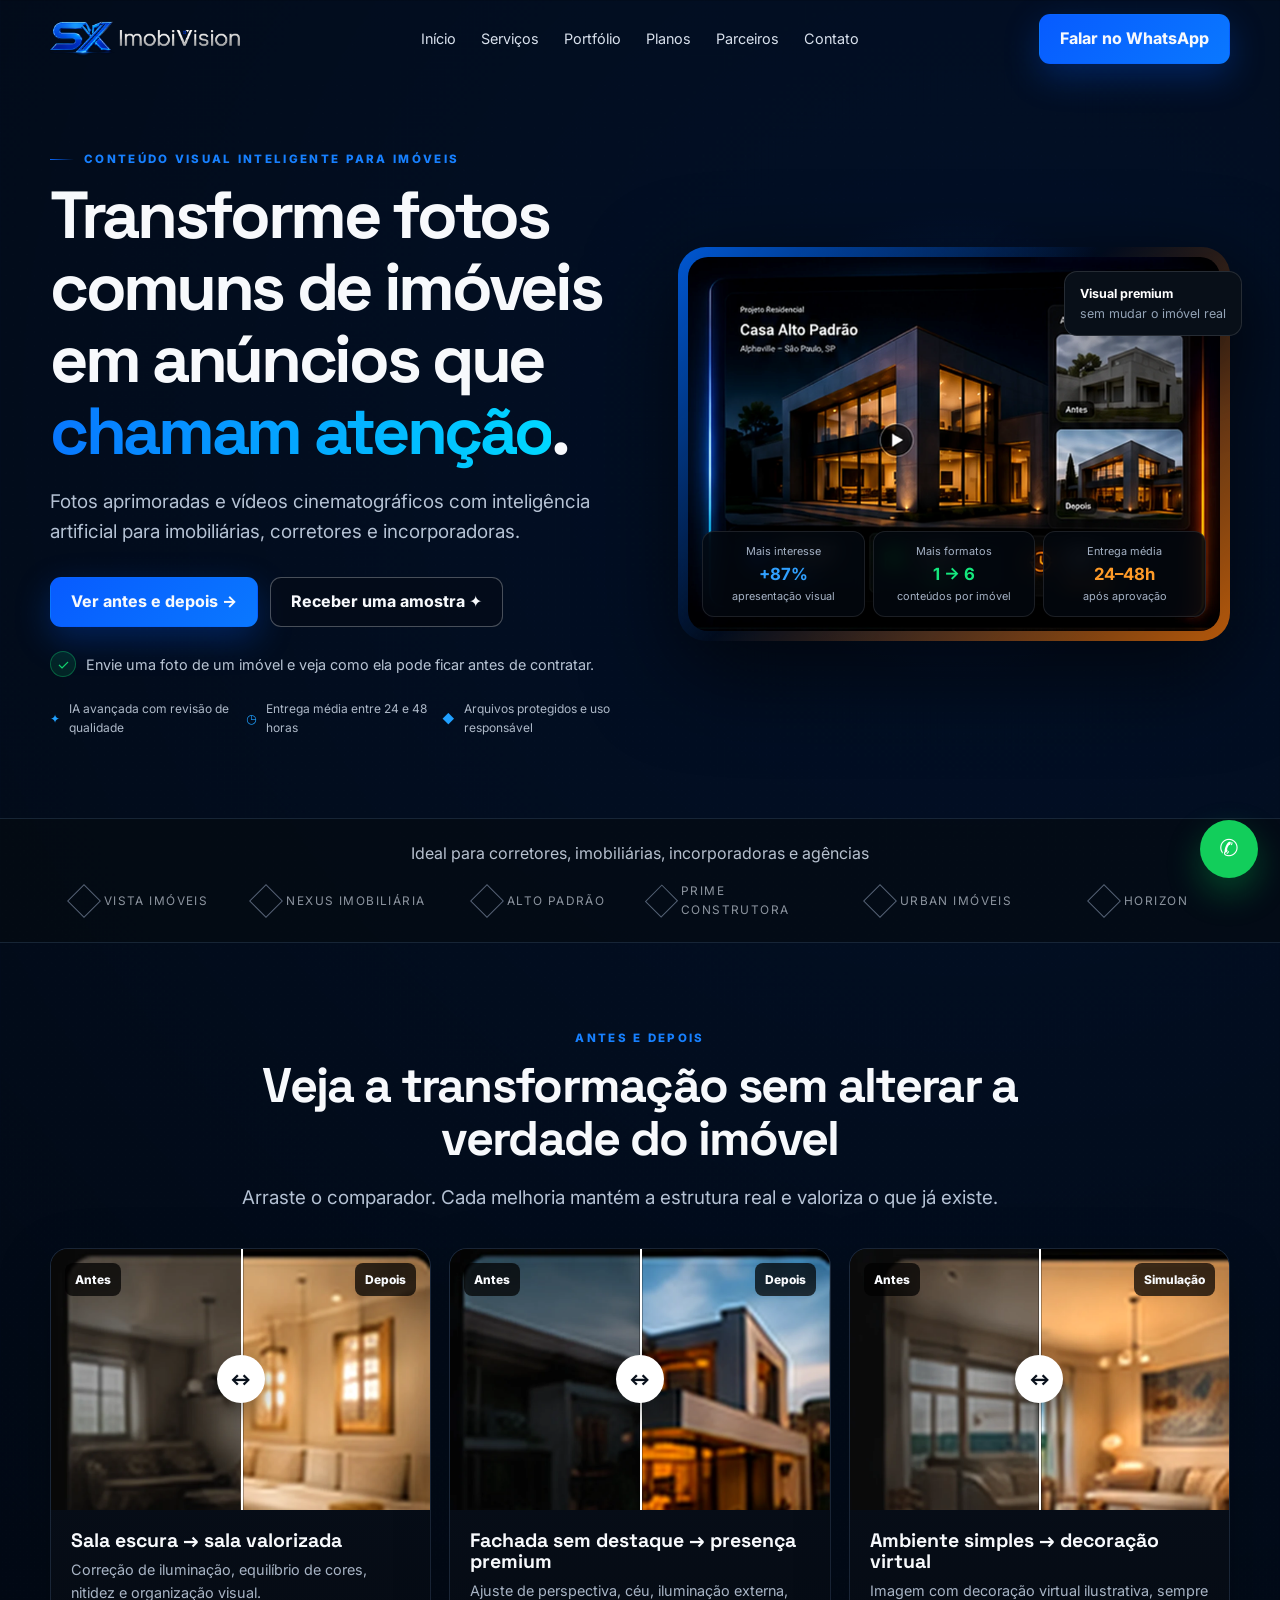
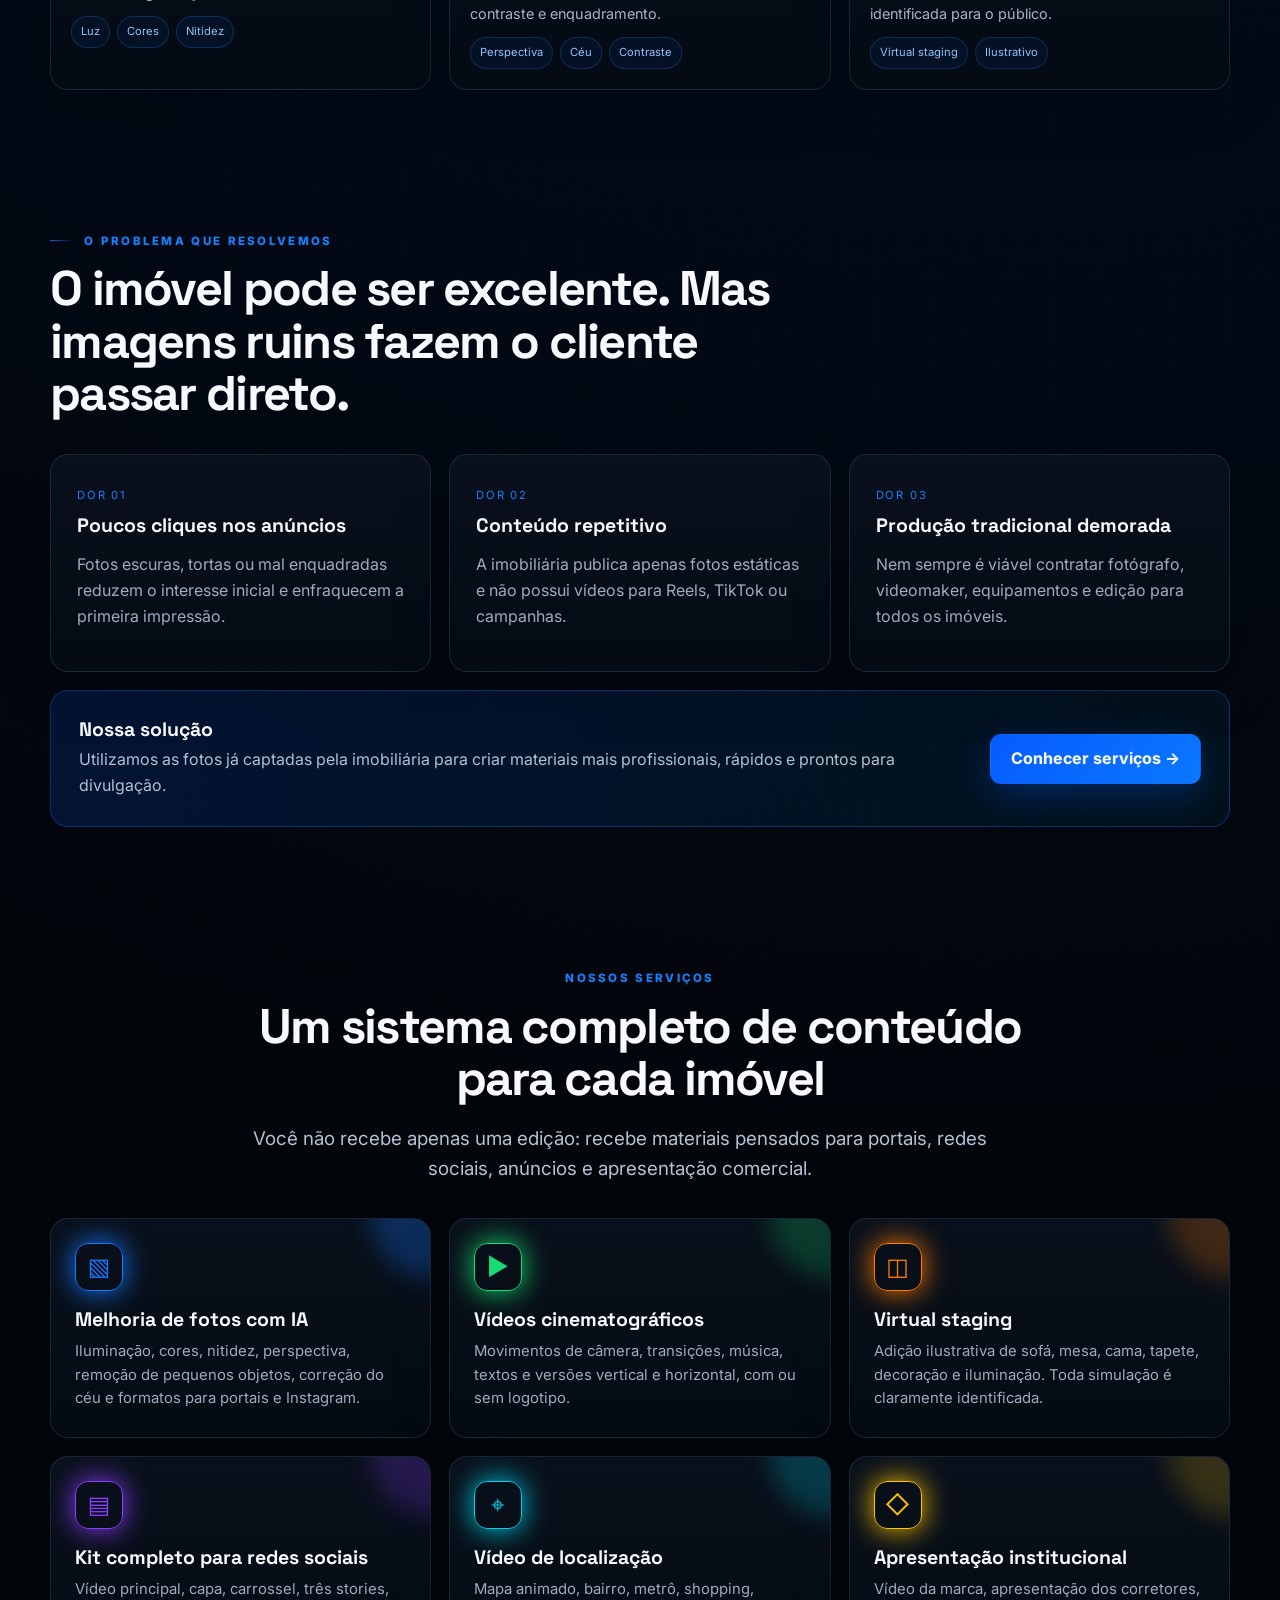
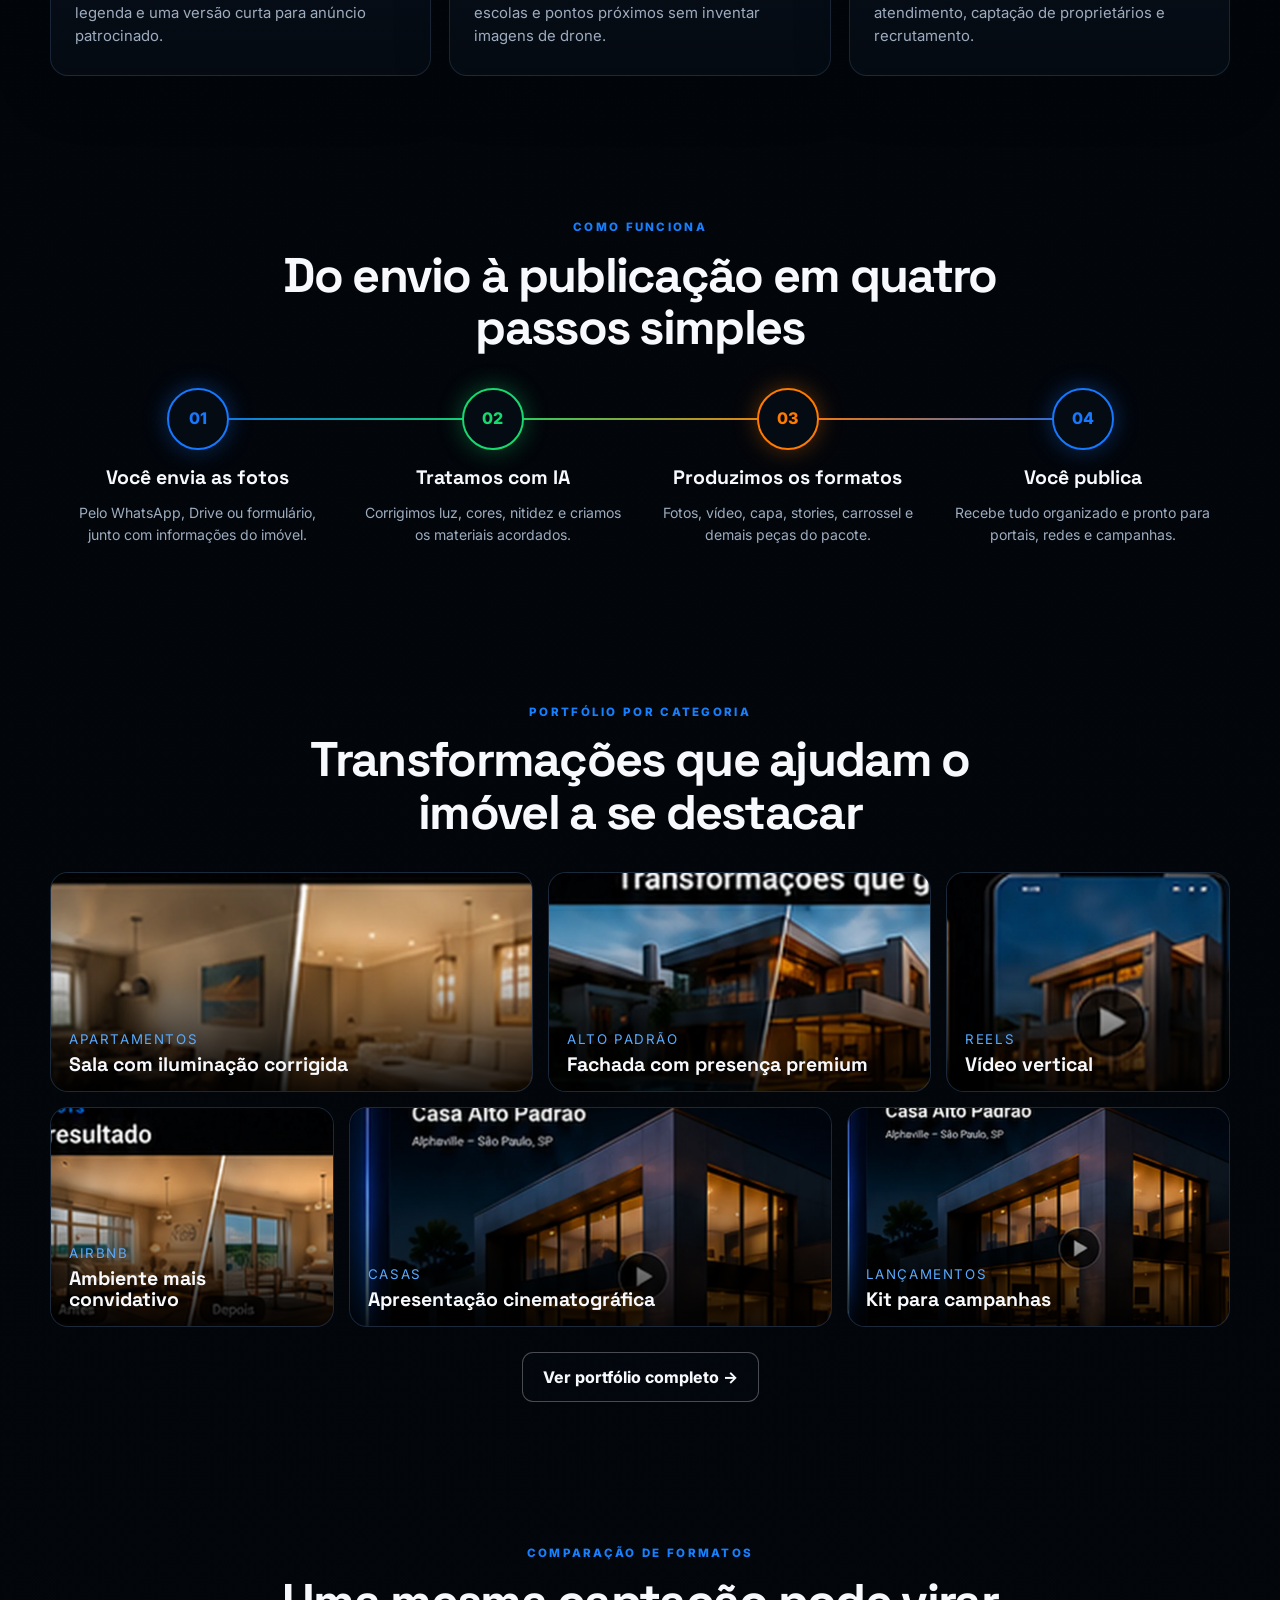
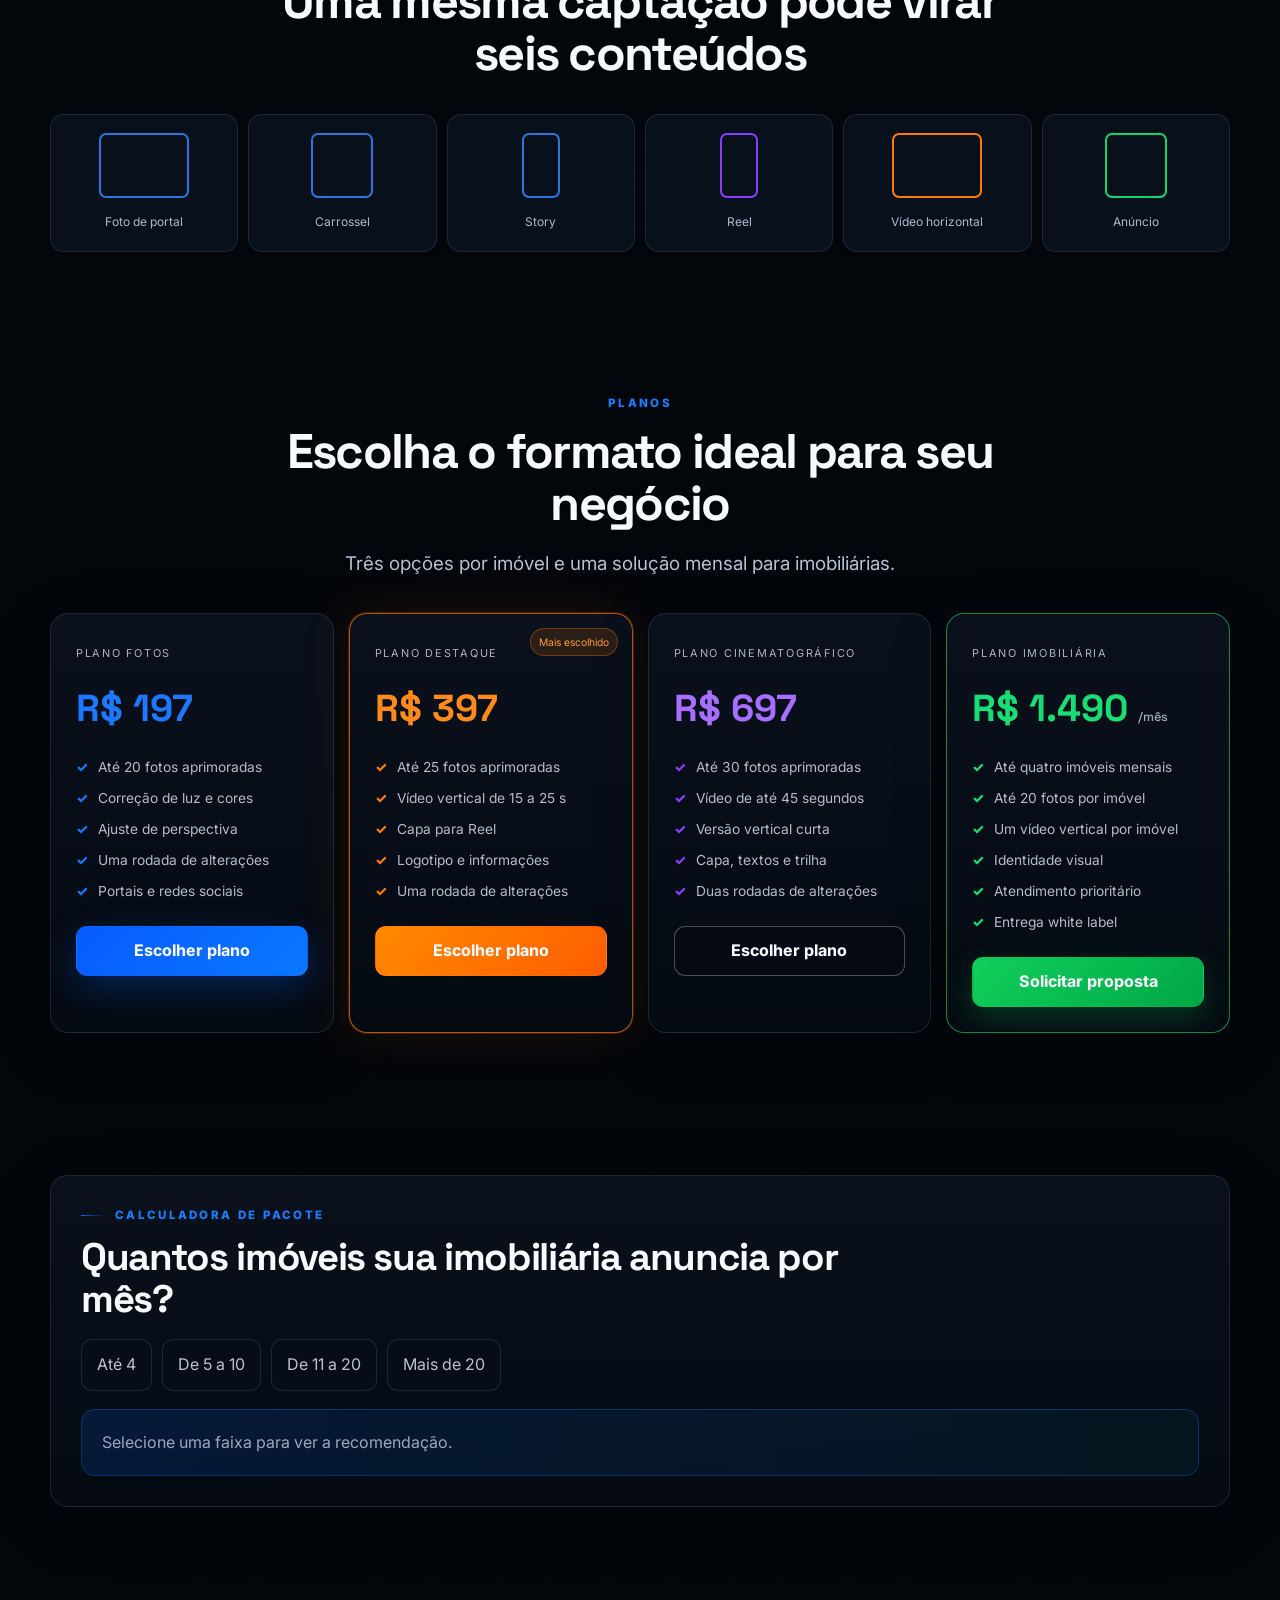
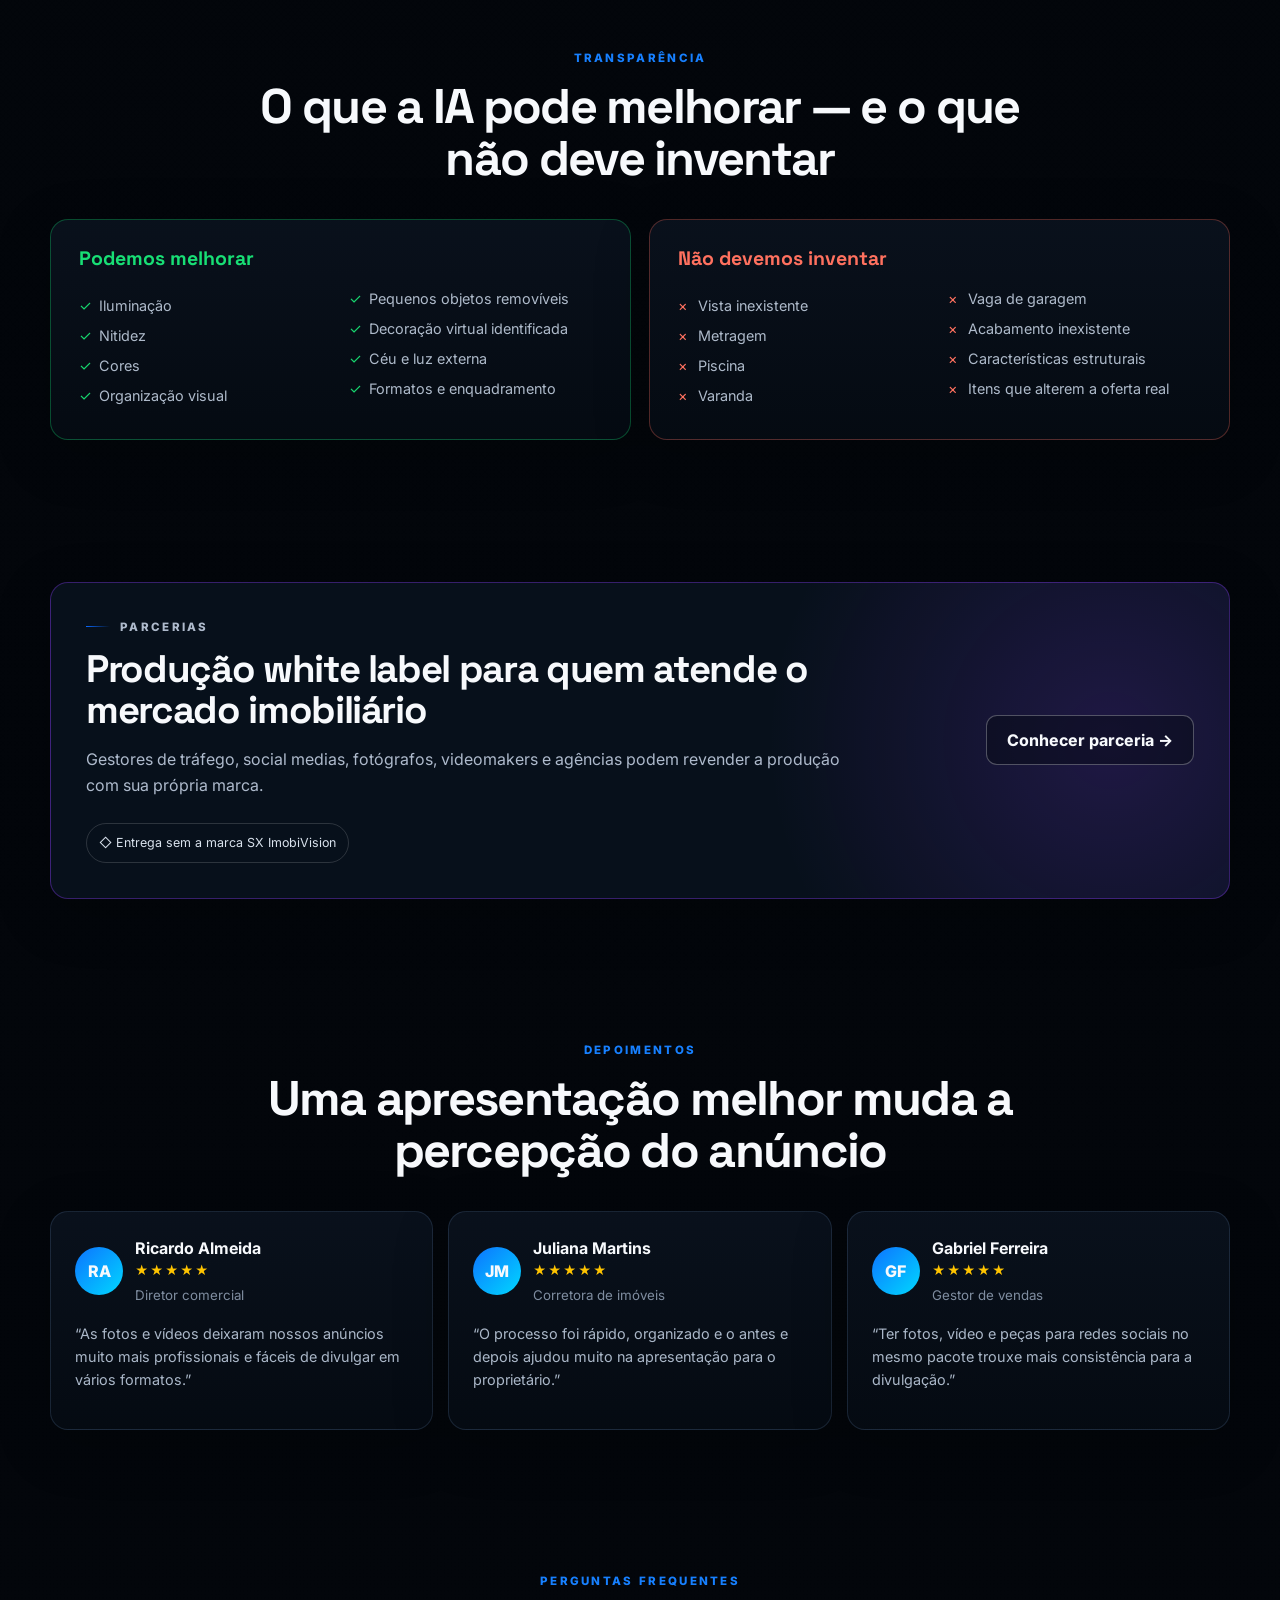
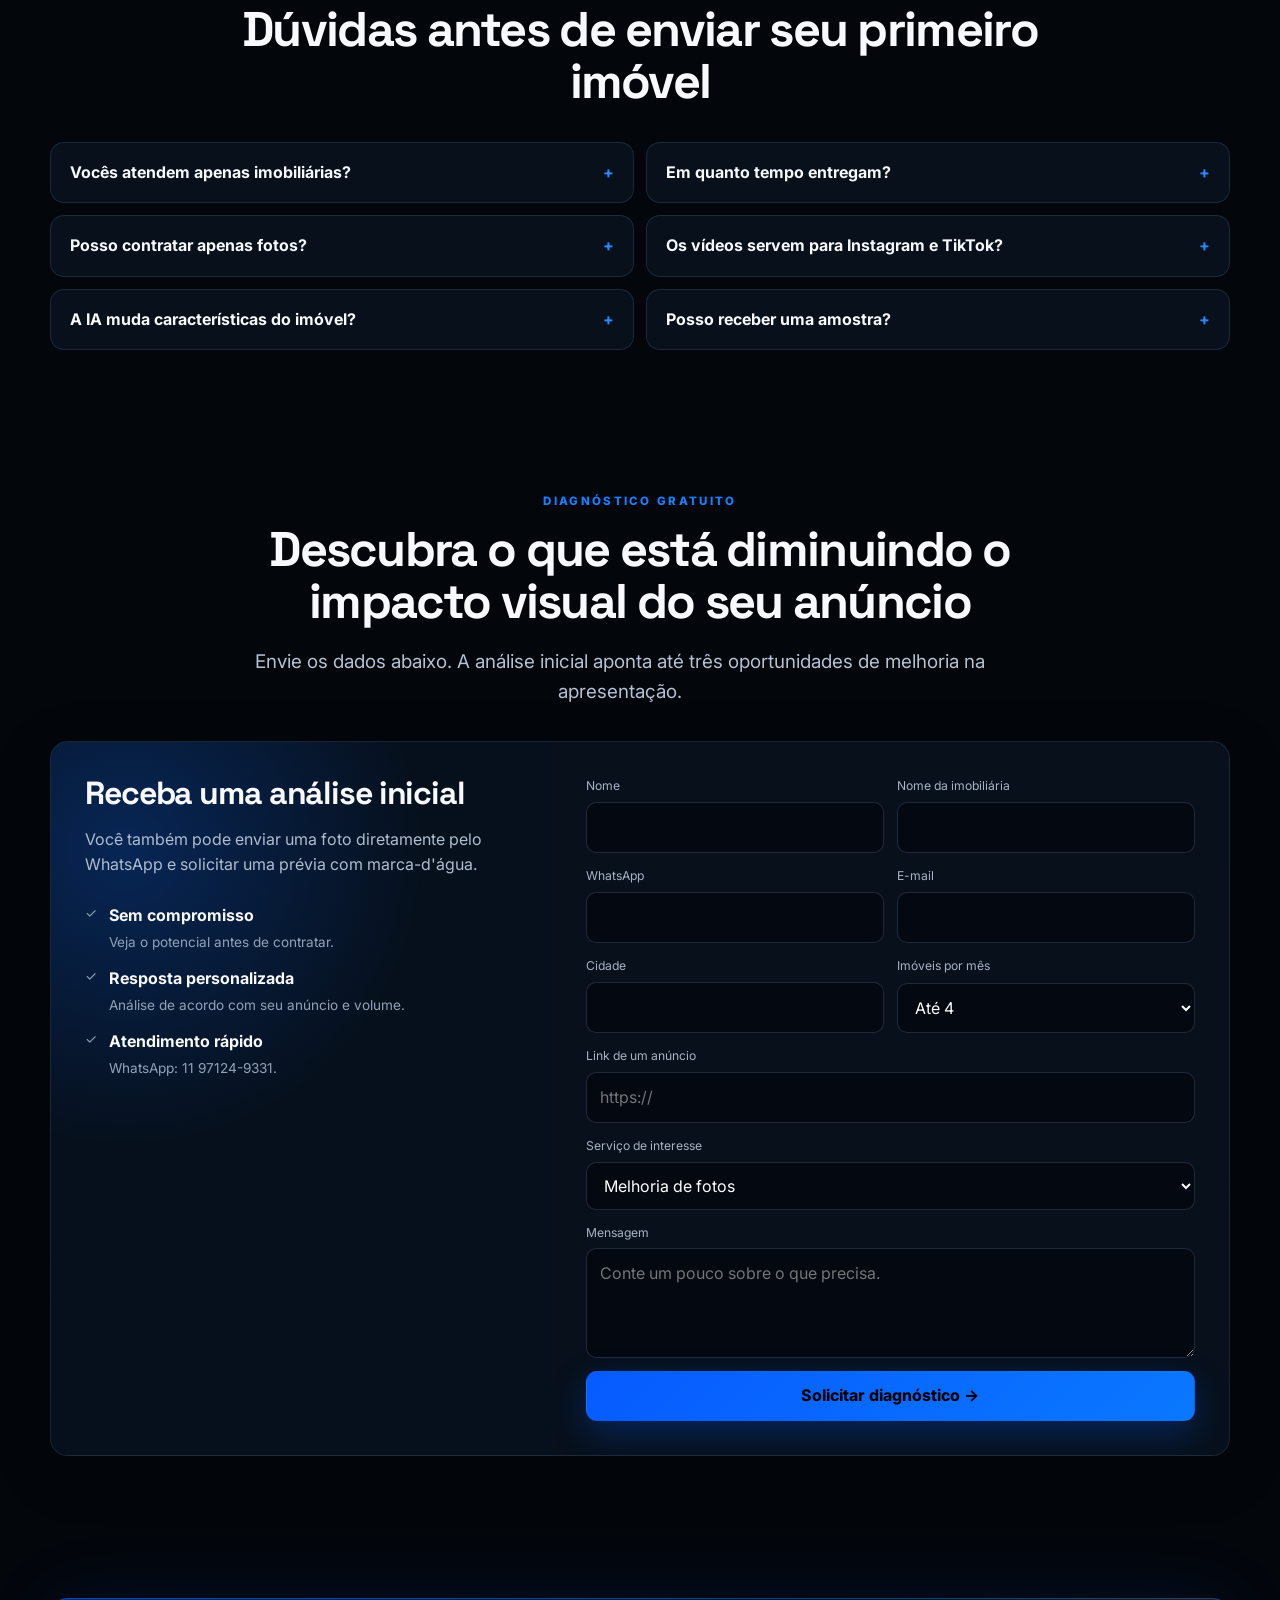
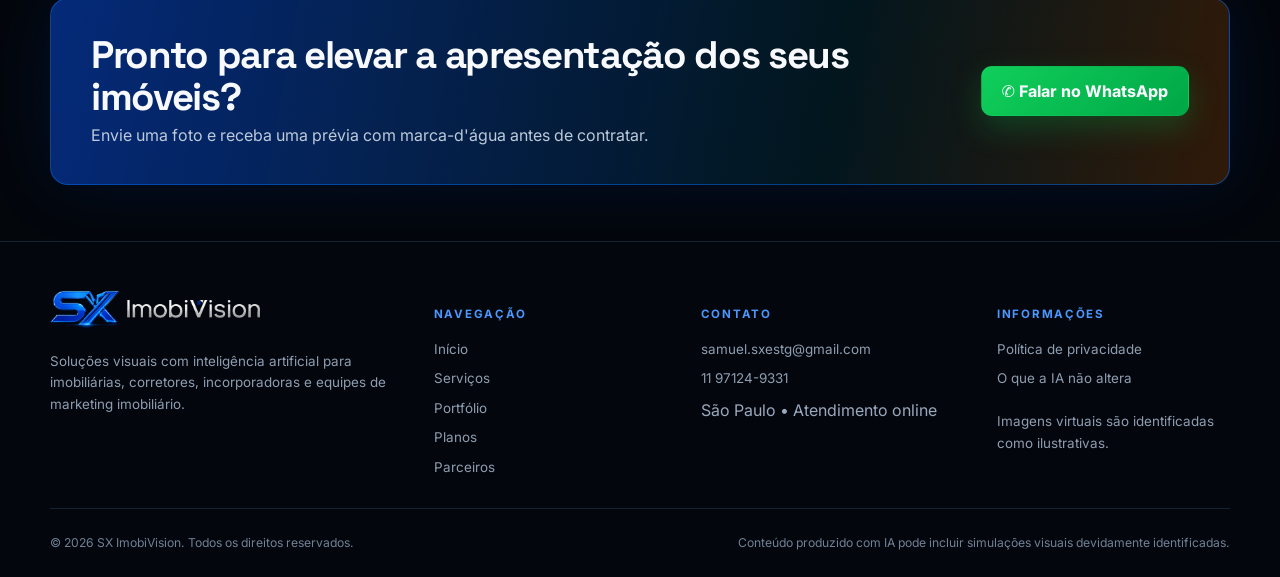
<file: index.html>
<!doctype html><html lang="pt-BR"><head><meta charset="utf-8"><meta name="viewport" content="width=device-width,initial-scale=1"><title>SX ImobiVision | Conteúdo visual com IA para imóveis</title><meta name="description" content="Fotos aprimoradas e vídeos cinematográficos com IA para o mercado imobiliário."><meta name="theme-color" content="#02050a"><link rel="icon" href="/assets/images/favicon.png"><link rel="preconnect" href="https://fonts.googleapis.com"><link rel="preconnect" href="https://fonts.gstatic.com" crossorigin><link href="https://fonts.googleapis.com/css2?family=Inter:wght@400;500;600;700;800&family=Space+Grotesk:wght@500;600;700&display=swap" rel="stylesheet"><link rel="stylesheet" href="/assets/styles.css"><meta property="og:title" content="SX ImobiVision | Conteúdo visual com IA para imóveis"><meta property="og:description" content="Fotos aprimoradas e vídeos cinematográficos com IA para o mercado imobiliário."><meta property="og:type" content="website"><meta property="og:image" content="/assets/images/og-image.jpg"></head><body><header class="header"><div class="container nav"><a class="brand" href="/" aria-label="SX ImobiVision"><img src="/assets/images/logo-sx-imobivision.png" alt="SX ImobiVision"></a><nav class="nav-links" aria-label="Navegação principal"><a href="/" data-nav="inicio">Início</a><a href="/servicos.html" data-nav="servicos">Serviços</a><a href="/portfolio.html" data-nav="portfolio">Portfólio</a><a href="/planos.html" data-nav="planos">Planos</a><a href="/parceiros.html" data-nav="parceiros">Parceiros</a><a href="/contato.html" data-nav="contato">Contato</a></nav><div class="nav-cta"><a class="btn btn-primary" href="https://wa.me/5511971249331?text=Ol%C3%A1%21%20Vi%20o%20site%20e%20gostaria%20de%20receber%20uma%20amostra%20para%20um%20im%C3%B3vel.">Falar no WhatsApp</a><button class="menu-btn" aria-label="Abrir menu">☰</button></div></div></header>
<main>
<section class="hero" id="inicio"><div class="container hero-grid"><div class="hero-copy reveal"><p class="eyebrow">Conteúdo visual inteligente para imóveis</p><h1>Transforme fotos comuns de imóveis em anúncios que <span class="gradient-text">chamam atenção</span>.</h1><p class="lead">Fotos aprimoradas e vídeos cinematográficos com inteligência artificial para imobiliárias, corretores e incorporadoras.</p><div class="button-row"><a class="btn btn-primary" href="#antes-depois">Ver antes e depois →</a><a class="btn btn-outline" href="https://wa.me/5511971249331?text=Ol%C3%A1%21%20Vi%20o%20site%20e%20gostaria%20de%20receber%20uma%20amostra%20para%20um%20im%C3%B3vel.">Receber uma amostra ✦</a></div><div class="trust-line"><span>✓</span>Envie uma foto de um imóvel e veja como ela pode ficar antes de contratar.</div><div class="mini-benefits"><div class="mini-benefit"><i>✦</i><span>IA avançada com revisão de qualidade</span></div><div class="mini-benefit"><i>◷</i><span>Entrega média entre 24 e 48 horas</span></div><div class="mini-benefit"><i>◆</i><span>Arquivos protegidos e uso responsável</span></div></div></div><div class="hero-visual reveal"><div class="hero-card"><div class="hero-card-inner"><img src="/assets/images/hero.webp" alt="Projeto residencial com tratamento visual premium"><div class="hero-overlay"><div class="metric blue"><span>Mais interesse</span><b>+87%</b><span>apresentação visual</span></div><div class="metric green"><span>Mais formatos</span><b>1 → 6</b><span>conteúdos por imóvel</span></div><div class="metric orange"><span>Entrega média</span><b>24–48h</b><span>após aprovação</span></div></div></div></div><div class="floating-badge"><b>Visual premium</b><span>sem mudar o imóvel real</span></div></div></div></section>
<section class="logo-strip"><div class="container"><p>Ideal para corretores, imobiliárias, incorporadoras e agências</p><div class="fake-logos"><span class="fake-logo">Vista Imóveis</span><span class="fake-logo">Nexus Imobiliária</span><span class="fake-logo">Alto Padrão</span><span class="fake-logo">Prime Construtora</span><span class="fake-logo">Urban Imóveis</span><span class="fake-logo">Horizon</span></div></div></section>
<section class="section" id="antes-depois"><div class="container"><div class="section-head center reveal"><p class="eyebrow">Antes e depois</p><h2>Veja a transformação sem alterar a verdade do imóvel</h2><p class="lead">Arraste o comparador. Cada melhoria mantém a estrutura real e valoriza o que já existe.</p></div><div class="grid grid-3">
<div class="card ba-card reveal"><div class="ba-slider"><img src="/assets/images/sala-antes.webp" alt="Sala antes da melhoria"><img class="ba-after" src="/assets/images/sala-depois.webp" alt="Sala depois da melhoria"><span class="ba-label before">Antes</span><span class="ba-label after">Depois</span><div class="ba-line"></div><div class="ba-handle">↔</div><input class="ba-range" type="range" min="0" max="100" value="50" aria-label="Comparar sala antes e depois"></div><div class="ba-info"><h3>Sala escura → sala valorizada</h3><p>Correção de iluminação, equilíbrio de cores, nitidez e organização visual.</p><div class="tag-row"><span class="tag">Luz</span><span class="tag">Cores</span><span class="tag">Nitidez</span></div></div></div>
<div class="card ba-card reveal"><div class="ba-slider"><img src="/assets/images/fachada-antes.webp" alt="Fachada antes da melhoria"><img class="ba-after" src="/assets/images/fachada-depois.webp" alt="Fachada depois da melhoria"><span class="ba-label before">Antes</span><span class="ba-label after">Depois</span><div class="ba-line"></div><div class="ba-handle">↔</div><input class="ba-range" type="range" min="0" max="100" value="50" aria-label="Comparar fachada antes e depois"></div><div class="ba-info"><h3>Fachada sem destaque → presença premium</h3><p>Ajuste de perspectiva, céu, iluminação externa, contraste e enquadramento.</p><div class="tag-row"><span class="tag">Perspectiva</span><span class="tag">Céu</span><span class="tag">Contraste</span></div></div></div>
<div class="card ba-card reveal"><div class="ba-slider"><img src="/assets/images/staging-antes.webp" alt="Ambiente antes do virtual staging"><img class="ba-after" src="/assets/images/staging-depois.webp" alt="Ambiente com decoração virtual ilustrativa"><span class="ba-label before">Antes</span><span class="ba-label after">Simulação</span><div class="ba-line"></div><div class="ba-handle">↔</div><input class="ba-range" type="range" min="0" max="100" value="50" aria-label="Comparar ambiente com simulação decorativa"></div><div class="ba-info"><h3>Ambiente simples → decoração virtual</h3><p>Imagem com decoração virtual ilustrativa, sempre identificada para o público.</p><div class="tag-row"><span class="tag">Virtual staging</span><span class="tag">Ilustrativo</span></div></div></div>
</div></div></section>
<section class="section-tight"><div class="container"><div class="section-head reveal"><p class="eyebrow">O problema que resolvemos</p><h2>O imóvel pode ser excelente. Mas imagens ruins fazem o cliente passar direto.</h2></div><div class="grid grid-3"><article class="card problem-card reveal"><span class="problem-num">Dor 01</span><h3>Poucos cliques nos anúncios</h3><p>Fotos escuras, tortas ou mal enquadradas reduzem o interesse inicial e enfraquecem a primeira impressão.</p></article><article class="card problem-card reveal"><span class="problem-num">Dor 02</span><h3>Conteúdo repetitivo</h3><p>A imobiliária publica apenas fotos estáticas e não possui vídeos para Reels, TikTok ou campanhas.</p></article><article class="card problem-card reveal"><span class="problem-num">Dor 03</span><h3>Produção tradicional demorada</h3><p>Nem sempre é viável contratar fotógrafo, videomaker, equipamentos e edição para todos os imóveis.</p></article></div><div class="solution-banner reveal"><div><h3>Nossa solução</h3><p>Utilizamos as fotos já captadas pela imobiliária para criar materiais mais profissionais, rápidos e prontos para divulgação.</p></div><a class="btn btn-primary" href="/servicos.html">Conhecer serviços →</a></div></div></section>
<section class="section" id="servicos"><div class="container"><div class="section-head center reveal"><p class="eyebrow">Nossos serviços</p><h2>Um sistema completo de conteúdo para cada imóvel</h2><p class="lead">Você não recebe apenas uma edição: recebe materiais pensados para portais, redes sociais, anúncios e apresentação comercial.</p></div><div class="grid grid-3">
<article class="card service-card reveal" style="--accent:#1678ff;--glow:rgba(22,120,255,.28)"><span class="service-icon">▧</span><h3>Melhoria de fotos com IA</h3><p>Iluminação, cores, nitidez, perspectiva, remoção de pequenos objetos, correção do céu e formatos para portais e Instagram.</p></article>
<article class="card service-card reveal" style="--accent:#16db70;--glow:rgba(22,219,112,.22)"><span class="service-icon">▶</span><h3>Vídeos cinematográficos</h3><p>Movimentos de câmera, transições, música, textos e versões vertical e horizontal, com ou sem logotipo.</p></article>
<article class="card service-card reveal" style="--accent:#ff7a00;--glow:rgba(255,122,0,.22)"><span class="service-icon">◫</span><h3>Virtual staging</h3><p>Adição ilustrativa de sofá, mesa, cama, tapete, decoração e iluminação. Toda simulação é claramente identificada.</p></article>
<article class="card service-card reveal" style="--accent:#8b3dff;--glow:rgba(139,61,255,.22)"><span class="service-icon">▤</span><h3>Kit completo para redes sociais</h3><p>Vídeo principal, capa, carrossel, três stories, legenda e uma versão curta para anúncio patrocinado.</p></article>
<article class="card service-card reveal" style="--accent:#00cfe8;--glow:rgba(0,207,232,.22)"><span class="service-icon">⌖</span><h3>Vídeo de localização</h3><p>Mapa animado, bairro, metrô, shopping, escolas e pontos próximos sem inventar imagens de drone.</p></article>
<article class="card service-card reveal" style="--accent:#ffc400;--glow:rgba(255,196,0,.18)"><span class="service-icon">◇</span><h3>Apresentação institucional</h3><p>Vídeo da marca, apresentação dos corretores, atendimento, captação de proprietários e recrutamento.</p></article>
</div></div></section>
<section class="section-tight"><div class="container"><div class="section-head center reveal"><p class="eyebrow">Como funciona</p><h2>Do envio à publicação em quatro passos simples</h2></div><div class="steps"><div class="step reveal" style="--step:#1678ff"><div class="step-num">01</div><h3>Você envia as fotos</h3><p>Pelo WhatsApp, Drive ou formulário, junto com informações do imóvel.</p></div><div class="step reveal" style="--step:#18d96f"><div class="step-num">02</div><h3>Tratamos com IA</h3><p>Corrigimos luz, cores, nitidez e criamos os materiais acordados.</p></div><div class="step reveal" style="--step:#ff7a00"><div class="step-num">03</div><h3>Produzimos os formatos</h3><p>Fotos, vídeo, capa, stories, carrossel e demais peças do pacote.</p></div><div class="step reveal" style="--step:#1678ff"><div class="step-num">04</div><h3>Você publica</h3><p>Recebe tudo organizado e pronto para portais, redes e campanhas.</p></div></div></div></section>
<section class="section" id="portfolio"><div class="container"><div class="section-head center reveal"><p class="eyebrow">Portfólio por categoria</p><h2>Transformações que ajudam o imóvel a se destacar</h2></div><div class="portfolio-grid"><a class="project reveal" href="/portfolio.html"><img src="/assets/images/sala-valorizada.webp" alt="Sala valorizada"><div class="project-copy"><small>Apartamentos</small><h3>Sala com iluminação corrigida</h3></div></a><a class="project reveal" href="/portfolio.html"><img src="/assets/images/casa-noturna.webp" alt="Casa de alto padrão"><div class="project-copy"><small>Alto padrão</small><h3>Fachada com presença premium</h3></div></a><a class="project reveal" href="/portfolio.html"><img src="/assets/images/reels.webp" alt="Vídeo vertical para Reels"><div class="project-copy"><small>Reels</small><h3>Vídeo vertical</h3></div></a><a class="project reveal" href="/portfolio.html"><img src="/assets/images/interior-claro.webp" alt="Interior claro"><div class="project-copy"><small>Airbnb</small><h3>Ambiente mais convidativo</h3></div></a><a class="project reveal" href="/portfolio.html"><img src="/assets/images/alto-padrao.webp" alt="Casa alto padrão"><div class="project-copy"><small>Casas</small><h3>Apresentação cinematográfica</h3></div></a><a class="project reveal" href="/portfolio.html"><img src="/assets/images/anuncio-premium.webp" alt="Anúncio imobiliário premium"><div class="project-copy"><small>Lançamentos</small><h3>Kit para campanhas</h3></div></a></div><div class="button-row" style="justify-content:center;margin-top:25px"><a class="btn btn-outline" href="/portfolio.html">Ver portfólio completo →</a></div></div></section>
<section class="section-tight"><div class="container"><div class="section-head center reveal"><p class="eyebrow">Comparação de formatos</p><h2>Uma mesma captação pode virar seis conteúdos</h2></div><div class="format-row reveal"><div class="format-card"><div class="format-icon portal"></div><span>Foto de portal</span></div><div class="format-card"><div class="format-icon carousel"></div><span>Carrossel</span></div><div class="format-card"><div class="format-icon story"></div><span>Story</span></div><div class="format-card"><div class="format-icon reel"></div><span>Reel</span></div><div class="format-card"><div class="format-icon video"></div><span>Vídeo horizontal</span></div><div class="format-card"><div class="format-icon ad"></div><span>Anúncio</span></div></div></div></section>
<section class="section" id="planos"><div class="container"><div class="section-head center reveal"><p class="eyebrow">Planos</p><h2>Escolha o formato ideal para seu negócio</h2><p class="lead">Três opções por imóvel e uma solução mensal para imobiliárias.</p></div><div class="pricing-grid">
<article class="card price-card reveal" style="--check:#1678ff"><span class="price-name">Plano Fotos</span><div class="price blue">R$ 197</div><ul><li>Até 20 fotos aprimoradas</li><li>Correção de luz e cores</li><li>Ajuste de perspectiva</li><li>Uma rodada de alterações</li><li>Portais e redes sociais</li></ul><a class="btn btn-primary" href="https://wa.me/5511971249331?text=Ol%C3%A1%21%20Vi%20o%20site%20e%20gostaria%20de%20receber%20uma%20amostra%20para%20um%20im%C3%B3vel.">Escolher plano</a></article>
<article class="card price-card featured reveal" style="--check:#ff7a00"><span class="badge">Mais escolhido</span><span class="price-name">Plano Destaque</span><div class="price orange">R$ 397</div><ul><li>Até 25 fotos aprimoradas</li><li>Vídeo vertical de 15 a 25 s</li><li>Capa para Reel</li><li>Logotipo e informações</li><li>Uma rodada de alterações</li></ul><a class="btn btn-orange" href="https://wa.me/5511971249331?text=Ol%C3%A1%21%20Vi%20o%20site%20e%20gostaria%20de%20receber%20uma%20amostra%20para%20um%20im%C3%B3vel.">Escolher plano</a></article>
<article class="card price-card reveal" style="--check:#8b3dff"><span class="price-name">Plano Cinematográfico</span><div class="price" style="color:#a86eff">R$ 697</div><ul><li>Até 30 fotos aprimoradas</li><li>Vídeo de até 45 segundos</li><li>Versão vertical curta</li><li>Capa, textos e trilha</li><li>Duas rodadas de alterações</li></ul><a class="btn btn-outline" href="https://wa.me/5511971249331?text=Ol%C3%A1%21%20Vi%20o%20site%20e%20gostaria%20de%20receber%20uma%20amostra%20para%20um%20im%C3%B3vel.">Escolher plano</a></article>
<article class="card price-card monthly reveal" style="--check:#18df75"><span class="price-name">Plano Imobiliária</span><div class="price green">R$ 1.490 <small>/mês</small></div><ul><li>Até quatro imóveis mensais</li><li>Até 20 fotos por imóvel</li><li>Um vídeo vertical por imóvel</li><li>Identidade visual</li><li>Atendimento prioritário</li><li>Entrega white label</li></ul><a class="btn btn-whatsapp" href="https://wa.me/5511971249331?text=Ol%C3%A1%21%20Vi%20o%20site%20e%20gostaria%20de%20receber%20uma%20amostra%20para%20um%20im%C3%B3vel.">Solicitar proposta</a></article>
</div></div></section>
<section class="section-tight"><div class="container"><div class="card calc reveal"><div class="section-head" style="margin-bottom:20px"><p class="eyebrow">Calculadora de pacote</p><h2 style="font-size:clamp(1.7rem,3vw,2.5rem)">Quantos imóveis sua imobiliária anuncia por mês?</h2></div><div class="calc-options"><button class="calc-option" data-qty="4">Até 4</button><button class="calc-option" data-qty="10">De 5 a 10</button><button class="calc-option" data-qty="20">De 11 a 20</button><button class="calc-option" data-qty="21">Mais de 20</button></div><div class="calc-result" id="calc-result"><span class="muted">Selecione uma faixa para ver a recomendação.</span></div></div></div></section>
<section class="section" id="limites-ia"><div class="container"><div class="section-head center reveal"><p class="eyebrow">Transparência</p><h2>O que a IA pode melhorar — e o que não deve inventar</h2></div><div class="trust-grid"><article class="card trust-card good reveal"><h3 style="color:#18df75">Podemos melhorar</h3><ul><li>Iluminação</li><li>Nitidez</li><li>Cores</li><li>Organização visual</li><li>Pequenos objetos removíveis</li><li>Decoração virtual identificada</li><li>Céu e luz externa</li><li>Formatos e enquadramento</li></ul></article><article class="card trust-card bad reveal"><h3 style="color:#ff715f">Não devemos inventar</h3><ul><li>Vista inexistente</li><li>Metragem</li><li>Piscina</li><li>Varanda</li><li>Vaga de garagem</li><li>Acabamento inexistente</li><li>Características estruturais</li><li>Itens que alterem a oferta real</li></ul></article></div></div></section>
<section class="section-tight"><div class="container"><div class="card partner-banner reveal"><div><p class="eyebrow">Parcerias</p><h2 style="font-size:clamp(1.7rem,3vw,2.6rem)">Produção white label para quem atende o mercado imobiliário</h2><p>Gestores de tráfego, social medias, fotógrafos, videomakers e agências podem revender a produção com sua própria marca.</p><span class="white-label">◇ Entrega sem a marca SX ImobiVision</span></div><a class="btn btn-outline" href="/parceiros.html">Conhecer parceria →</a></div></div></section>
<section class="section"><div class="container"><div class="section-head center reveal"><p class="eyebrow">Depoimentos</p><h2>Uma apresentação melhor muda a percepção do anúncio</h2></div><div class="testimonials"><article class="card testimonial reveal"><div class="testimonial-head"><div class="avatar">RA</div><div><b>Ricardo Almeida</b><div class="stars">★★★★★</div><small>Diretor comercial</small></div></div><p>“As fotos e vídeos deixaram nossos anúncios muito mais profissionais e fáceis de divulgar em vários formatos.”</p></article><article class="card testimonial reveal"><div class="testimonial-head"><div class="avatar">JM</div><div><b>Juliana Martins</b><div class="stars">★★★★★</div><small>Corretora de imóveis</small></div></div><p>“O processo foi rápido, organizado e o antes e depois ajudou muito na apresentação para o proprietário.”</p></article><article class="card testimonial reveal"><div class="testimonial-head"><div class="avatar">GF</div><div><b>Gabriel Ferreira</b><div class="stars">★★★★★</div><small>Gestor de vendas</small></div></div><p>“Ter fotos, vídeo e peças para redes sociais no mesmo pacote trouxe mais consistência para a divulgação.”</p></article></div></div></section>
<section class="section-tight"><div class="container"><div class="section-head center reveal"><p class="eyebrow">Perguntas frequentes</p><h2>Dúvidas antes de enviar seu primeiro imóvel</h2></div><div class="faq reveal"><details><summary>Vocês atendem apenas imobiliárias?</summary><p>Não. Atendemos imobiliárias, corretores, incorporadoras, proprietários, fotógrafos e agências.</p></details><details><summary>Em quanto tempo entregam?</summary><p>A entrega média é de 24 a 48 horas após o recebimento e aprovação do briefing, variando conforme volume e complexidade.</p></details><details><summary>Posso contratar apenas fotos?</summary><p>Sim. O Plano Fotos foi criado para quem precisa aprimorar imagens sem contratar vídeo.</p></details><details><summary>Os vídeos servem para Instagram e TikTok?</summary><p>Sim. Produzimos versões verticais para Reels, TikTok e Stories, além de versões horizontais quando necessário.</p></details><details><summary>A IA muda características do imóvel?</summary><p>Não. Alterações estruturais ou características inexistentes não devem ser inseridas. Simulações decorativas são identificadas.</p></details><details><summary>Posso receber uma amostra?</summary><p>Sim. Envie uma foto pelo WhatsApp para receber uma prévia com marca-d'água antes de contratar.</p></details></div></div></section>
<section class="section" id="diagnostico"><div class="container"><div class="section-head center reveal"><p class="eyebrow">Diagnóstico gratuito</p><h2>Descubra o que está diminuindo o impacto visual do seu anúncio</h2><p class="lead">Envie os dados abaixo. A análise inicial aponta até três oportunidades de melhoria na apresentação.</p></div><div class="card form-shell reveal"><div class="form-copy"><h2 style="font-size:2rem">Receba uma análise inicial</h2><p>Você também pode enviar uma foto diretamente pelo WhatsApp e solicitar uma prévia com marca-d'água.</p><div class="contact-points"><div class="contact-point"><span>✓</span><div><b>Sem compromisso</b><span>Veja o potencial antes de contratar.</span></div></div><div class="contact-point"><span>✓</span><div><b>Resposta personalizada</b><span>Análise de acordo com seu anúncio e volume.</span></div></div><div class="contact-point"><span>✓</span><div><b>Atendimento rápido</b><span>WhatsApp: 11 97124-9331.</span></div></div></div></div><form class="form-wrap" name="diagnostico" method="POST" data-netlify="true" netlify-honeypot="bot-field" action="/obrigado.html"><input type="hidden" name="form-name" value="diagnostico"><p hidden><label>Não preencher: <input name="bot-field"></label></p><div class="field-grid"><div class="field"><label>Nome</label><input name="nome" required></div><div class="field"><label>Nome da imobiliária</label><input name="imobiliaria"></div><div class="field"><label>WhatsApp</label><input name="whatsapp" required></div><div class="field"><label>E-mail</label><input type="email" name="email" required></div><div class="field"><label>Cidade</label><input name="cidade"></div><div class="field"><label>Imóveis por mês</label><select name="volume"><option>Até 4</option><option>De 5 a 10</option><option>De 11 a 20</option><option>Mais de 20</option></select></div><div class="field full"><label>Link de um anúncio</label><input type="url" name="link_anuncio" placeholder="https://"></div><div class="field full"><label>Serviço de interesse</label><select name="servico"><option>Melhoria de fotos</option><option>Vídeo cinematográfico</option><option>Virtual staging</option><option>Kit para redes sociais</option><option>Plano mensal</option><option>White label / parceria</option></select></div><div class="field full"><label>Mensagem</label><textarea name="mensagem" placeholder="Conte um pouco sobre o que precisa."></textarea></div><div class="field full"><button class="btn btn-primary" type="submit">Solicitar diagnóstico →</button></div></div></form></div></div></section>
<section class="section-tight"><div class="container"><div class="card cta reveal"><div><h2 style="font-size:clamp(1.6rem,3vw,2.6rem)">Pronto para elevar a apresentação dos seus imóveis?</h2><p>Envie uma foto e receba uma prévia com marca-d'água antes de contratar.</p></div><a class="btn btn-whatsapp" href="https://wa.me/5511971249331?text=Ol%C3%A1%21%20Vi%20o%20site%20e%20gostaria%20de%20receber%20uma%20amostra%20para%20um%20im%C3%B3vel.">✆ Falar no WhatsApp</a></div></div></section>
</main>
<footer class="footer"><div class="container"><div class="footer-grid"><div><a class="brand" href="/"><img src="/assets/images/logo-sx-imobivision.png" alt="SX ImobiVision"></a><p>Soluções visuais com inteligência artificial para imobiliárias, corretores, incorporadoras e equipes de marketing imobiliário.</p></div><div><h4>Navegação</h4><div class="footer-links"><a href="/">Início</a><a href="/servicos.html">Serviços</a><a href="/portfolio.html">Portfólio</a><a href="/planos.html">Planos</a><a href="/parceiros.html">Parceiros</a></div></div><div><h4>Contato</h4><div class="footer-links"><a href="mailto:samuel.sxestg@gmail.com">samuel.sxestg@gmail.com</a><a href="https://wa.me/5511971249331?text=Ol%C3%A1%21%20Vi%20o%20site%20e%20gostaria%20de%20receber%20uma%20amostra%20para%20um%20im%C3%B3vel.">11 97124-9331</a><span class="muted">São Paulo • Atendimento online</span></div></div><div><h4>Informações</h4><div class="footer-links"><a href="/politica-de-privacidade.html">Política de privacidade</a><a href="/servicos.html#limites-ia">O que a IA não altera</a><p>Imagens virtuais são identificadas como ilustrativas.</p></div></div></div><div class="footer-bottom"><span>© 2026 SX ImobiVision. Todos os direitos reservados.</span><span>Conteúdo produzido com IA pode incluir simulações visuais devidamente identificadas.</span></div></div></footer><a class="whatsapp-float" href="https://wa.me/5511971249331?text=Ol%C3%A1%21%20Vi%20o%20site%20e%20gostaria%20de%20receber%20uma%20amostra%20para%20um%20im%C3%B3vel." aria-label="Abrir WhatsApp">✆</a><script src="/assets/script.js"></script></body></html>
</file>
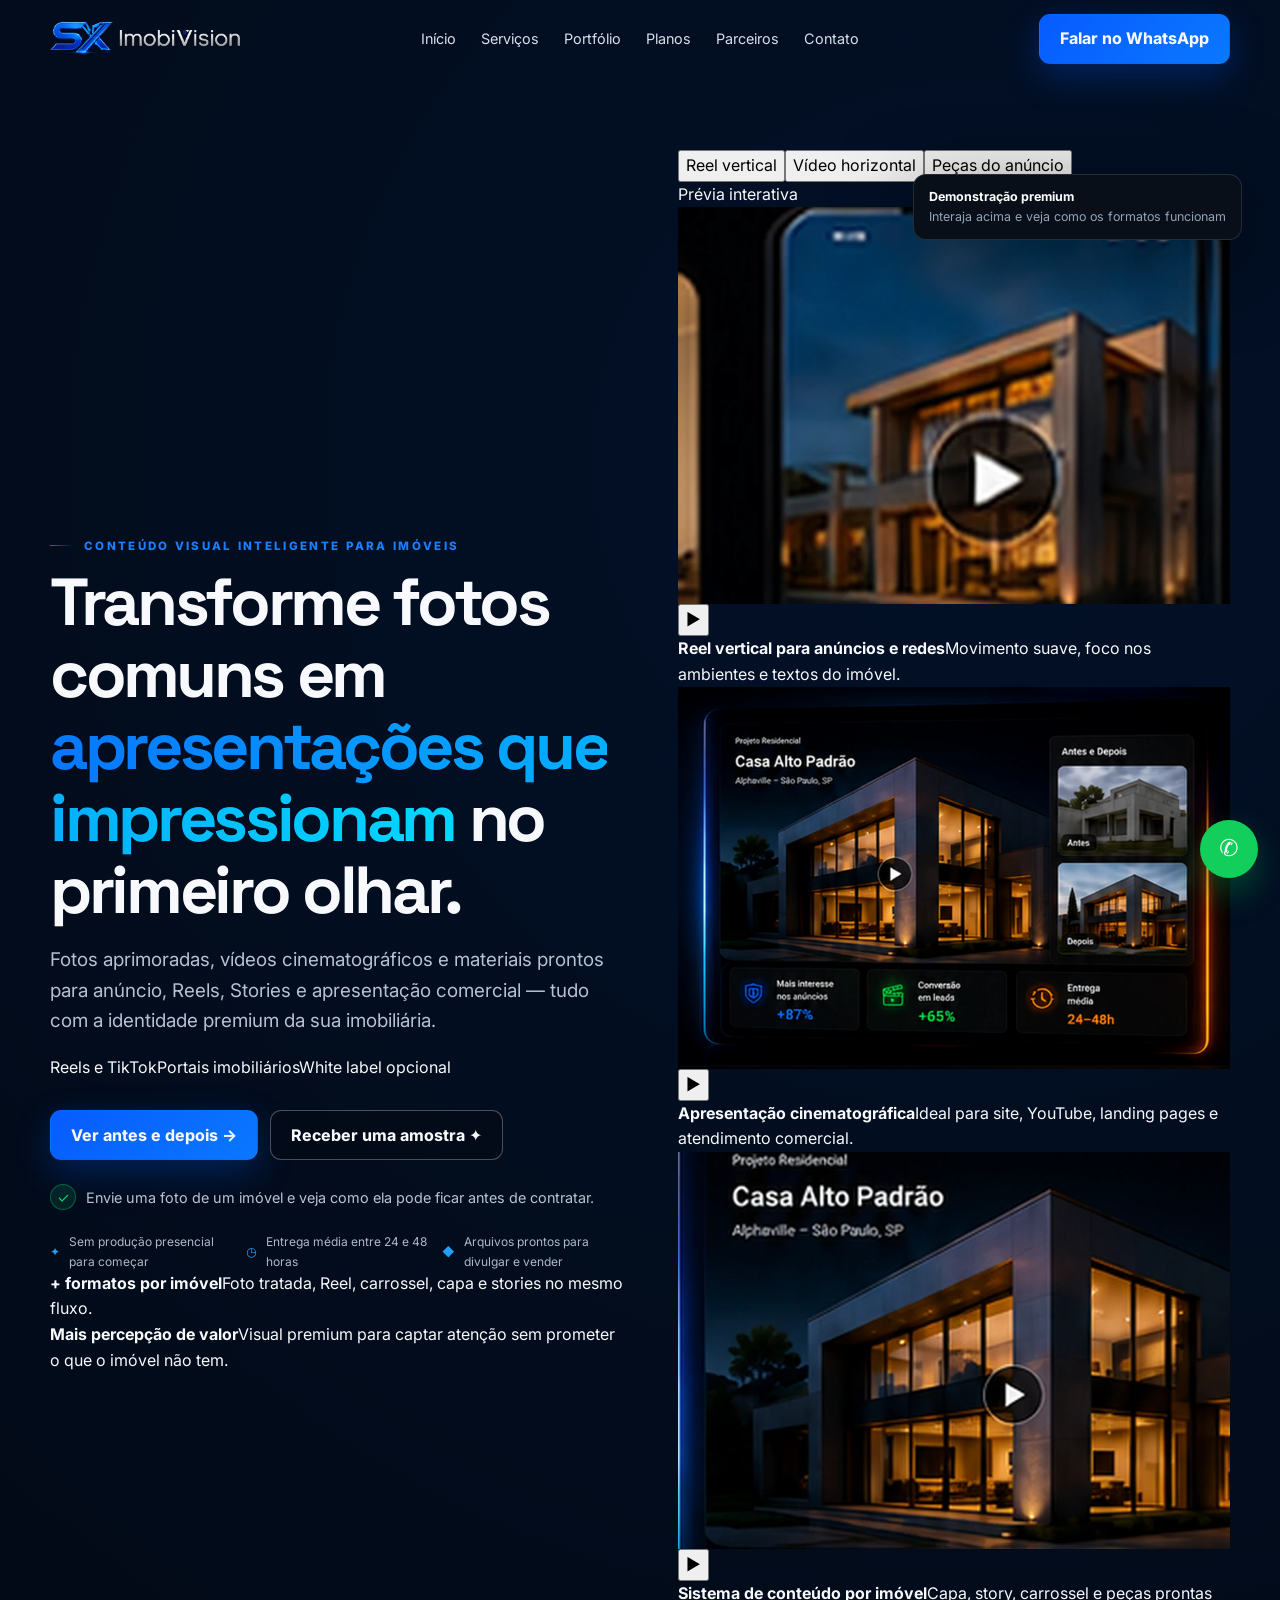
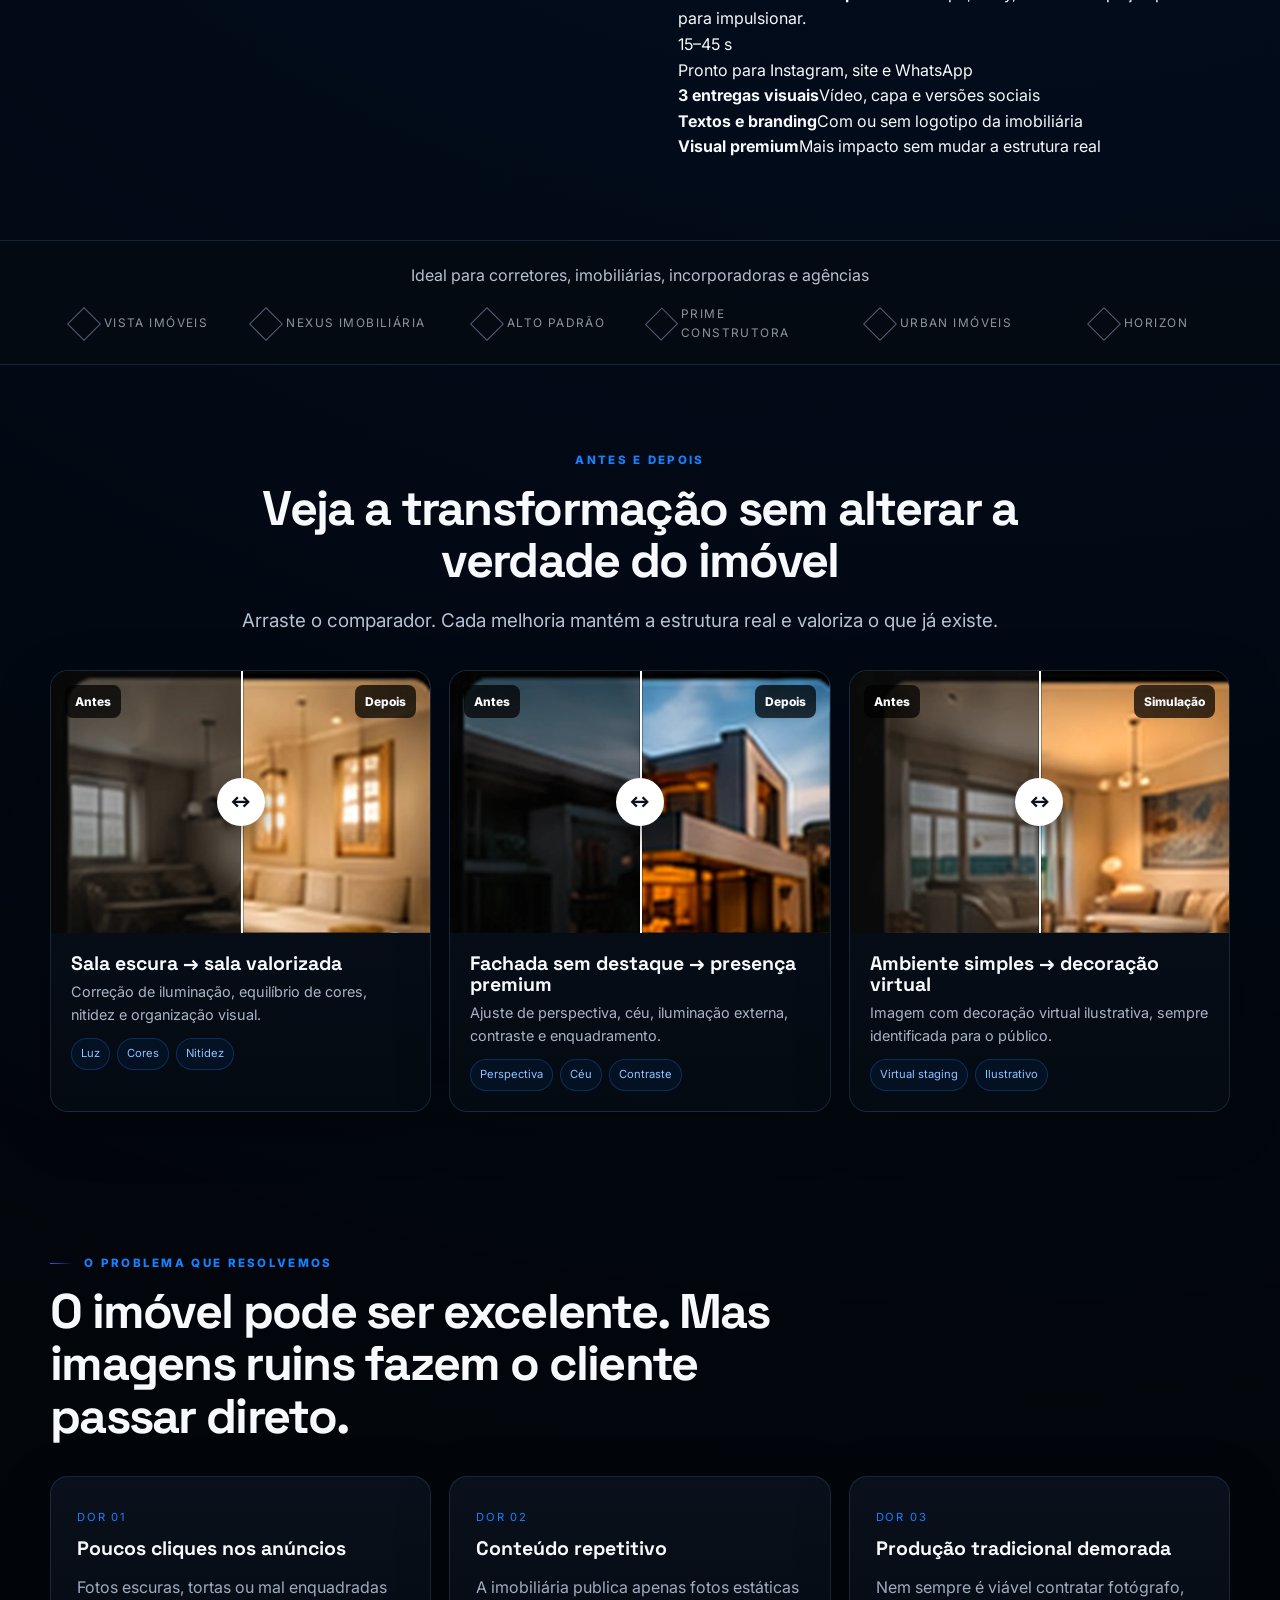
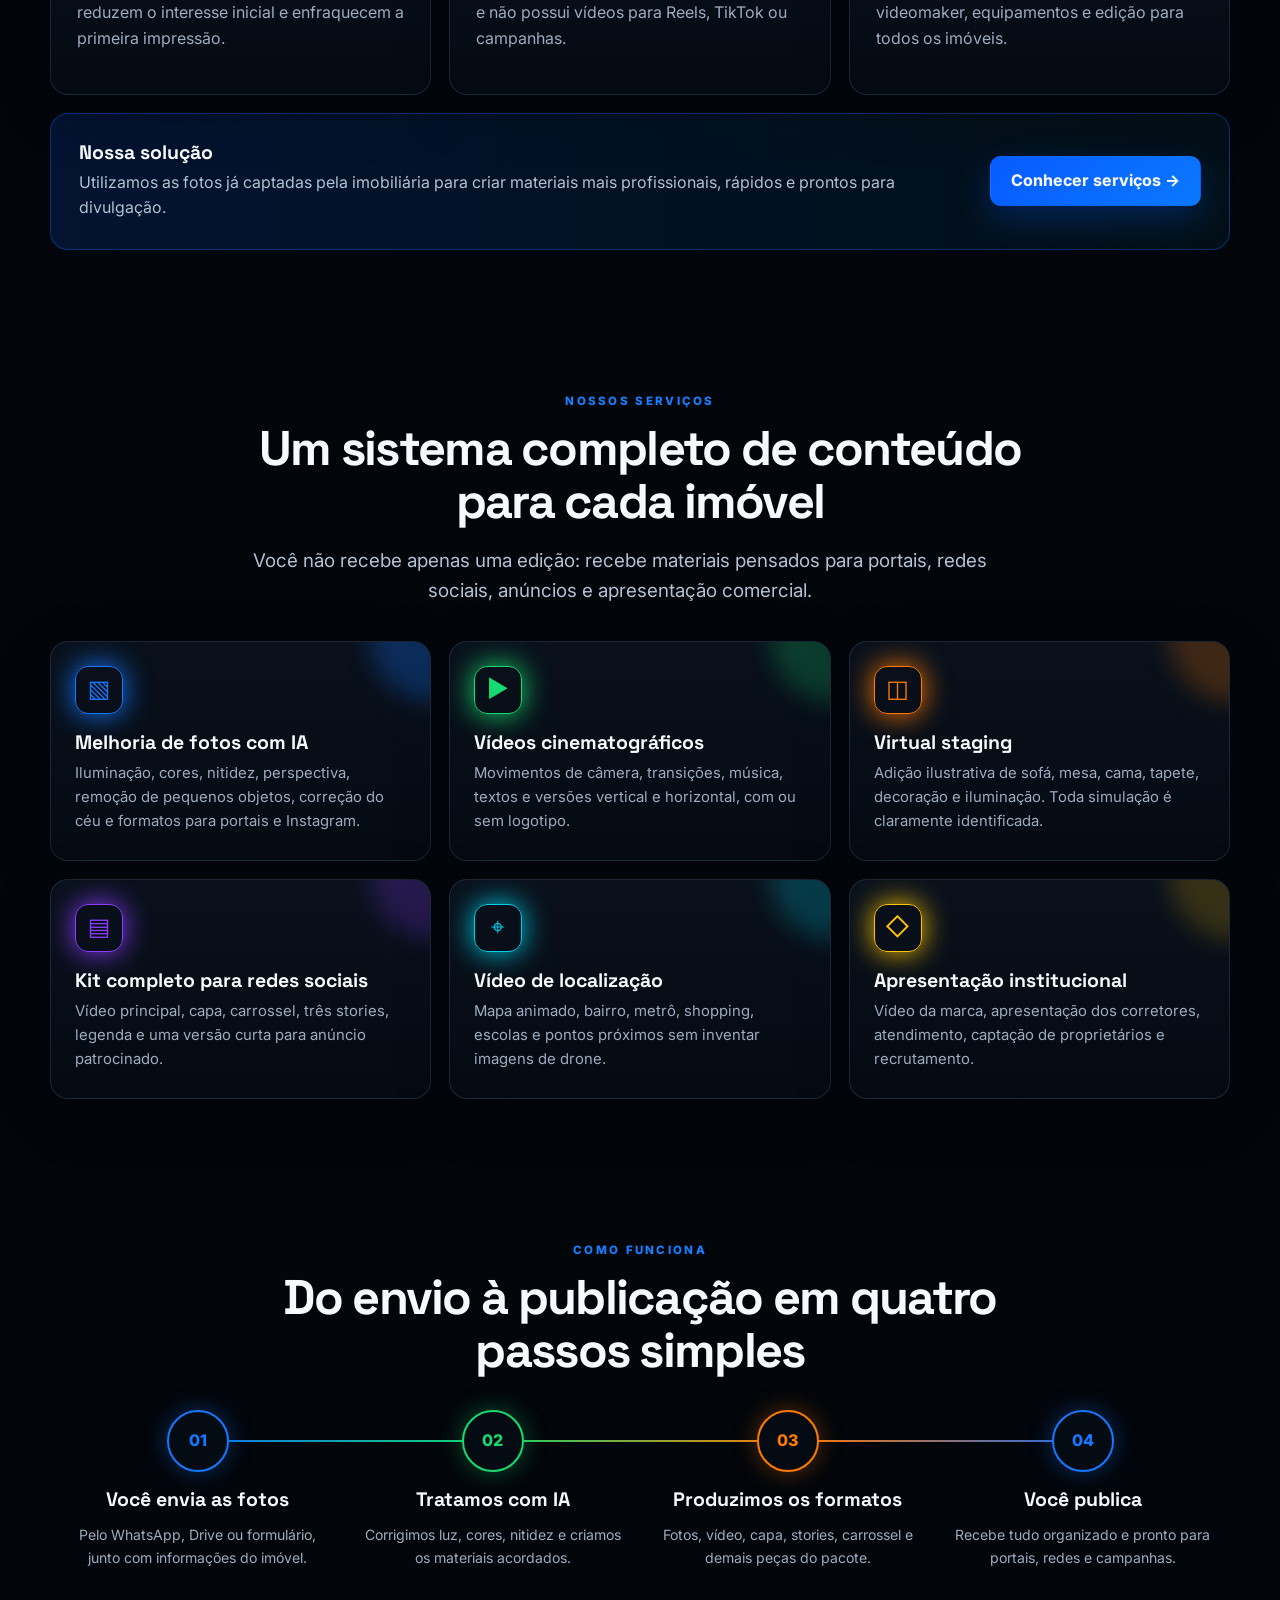
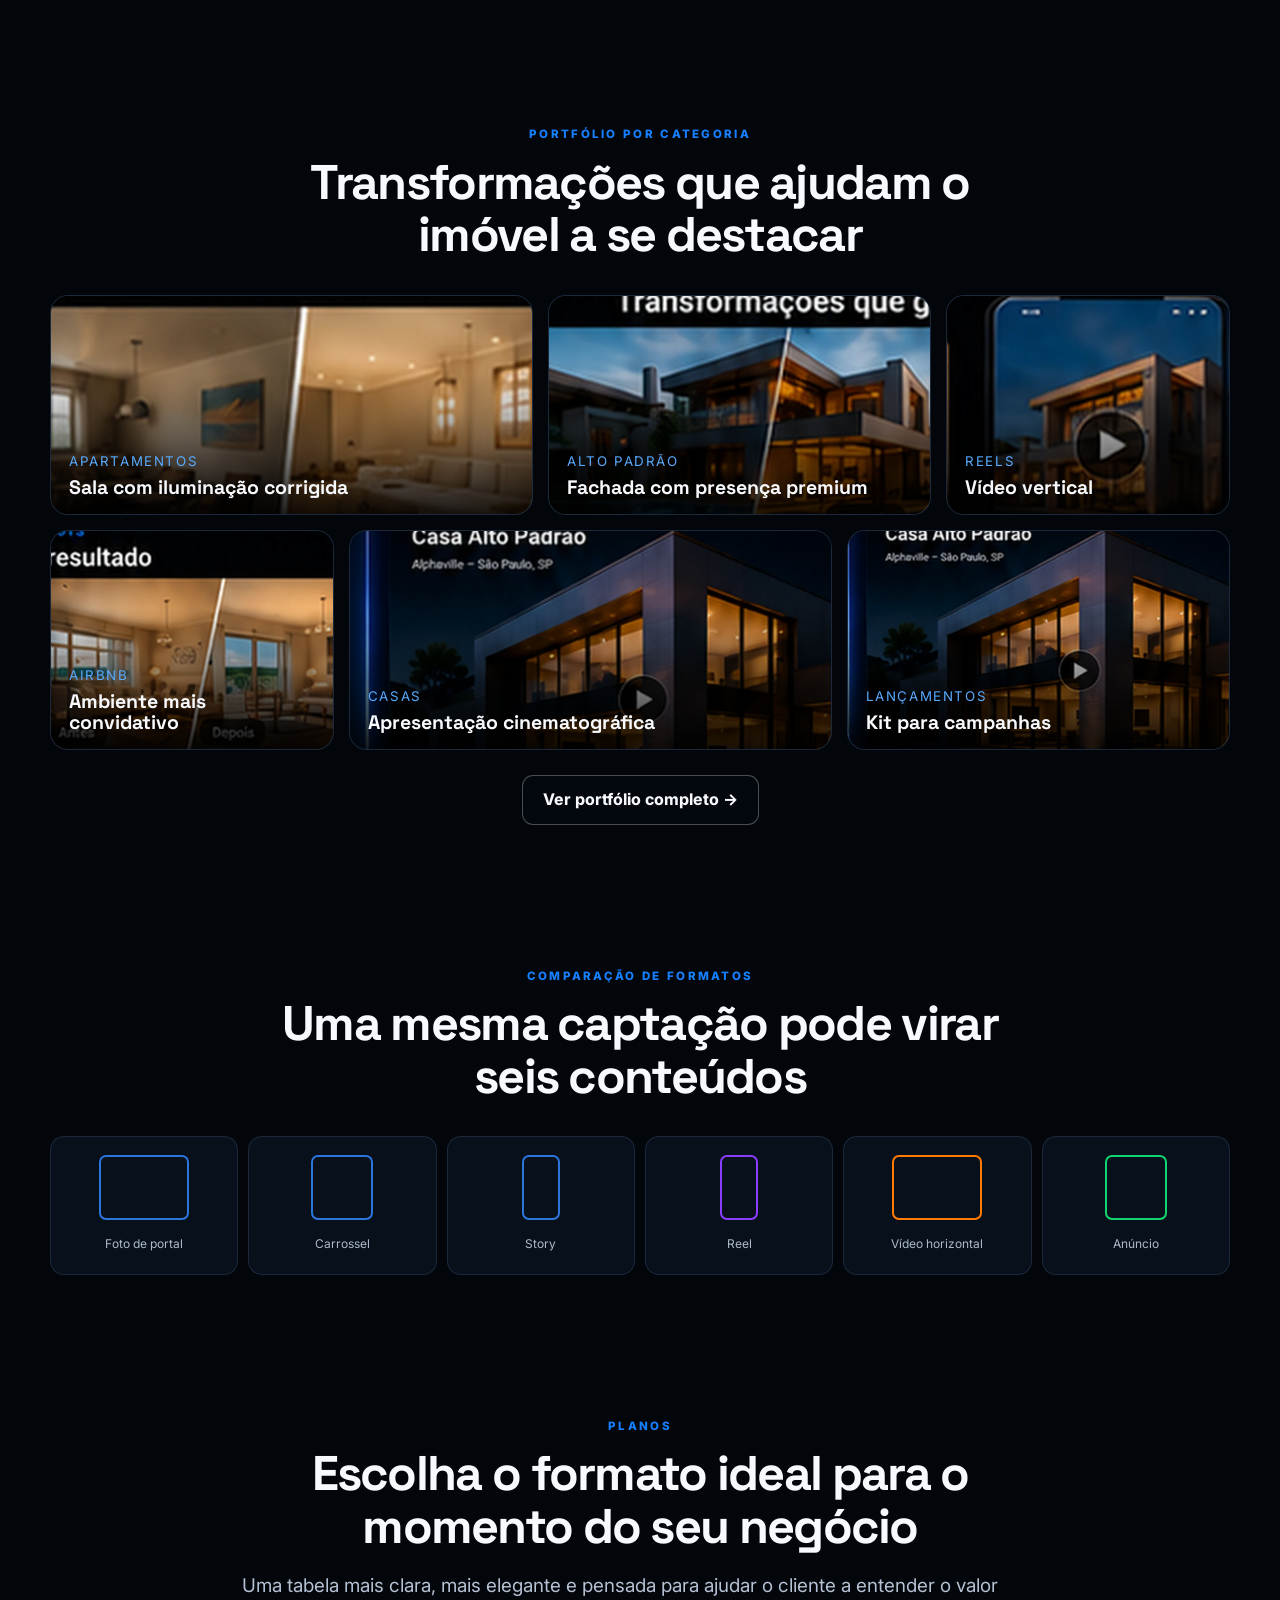
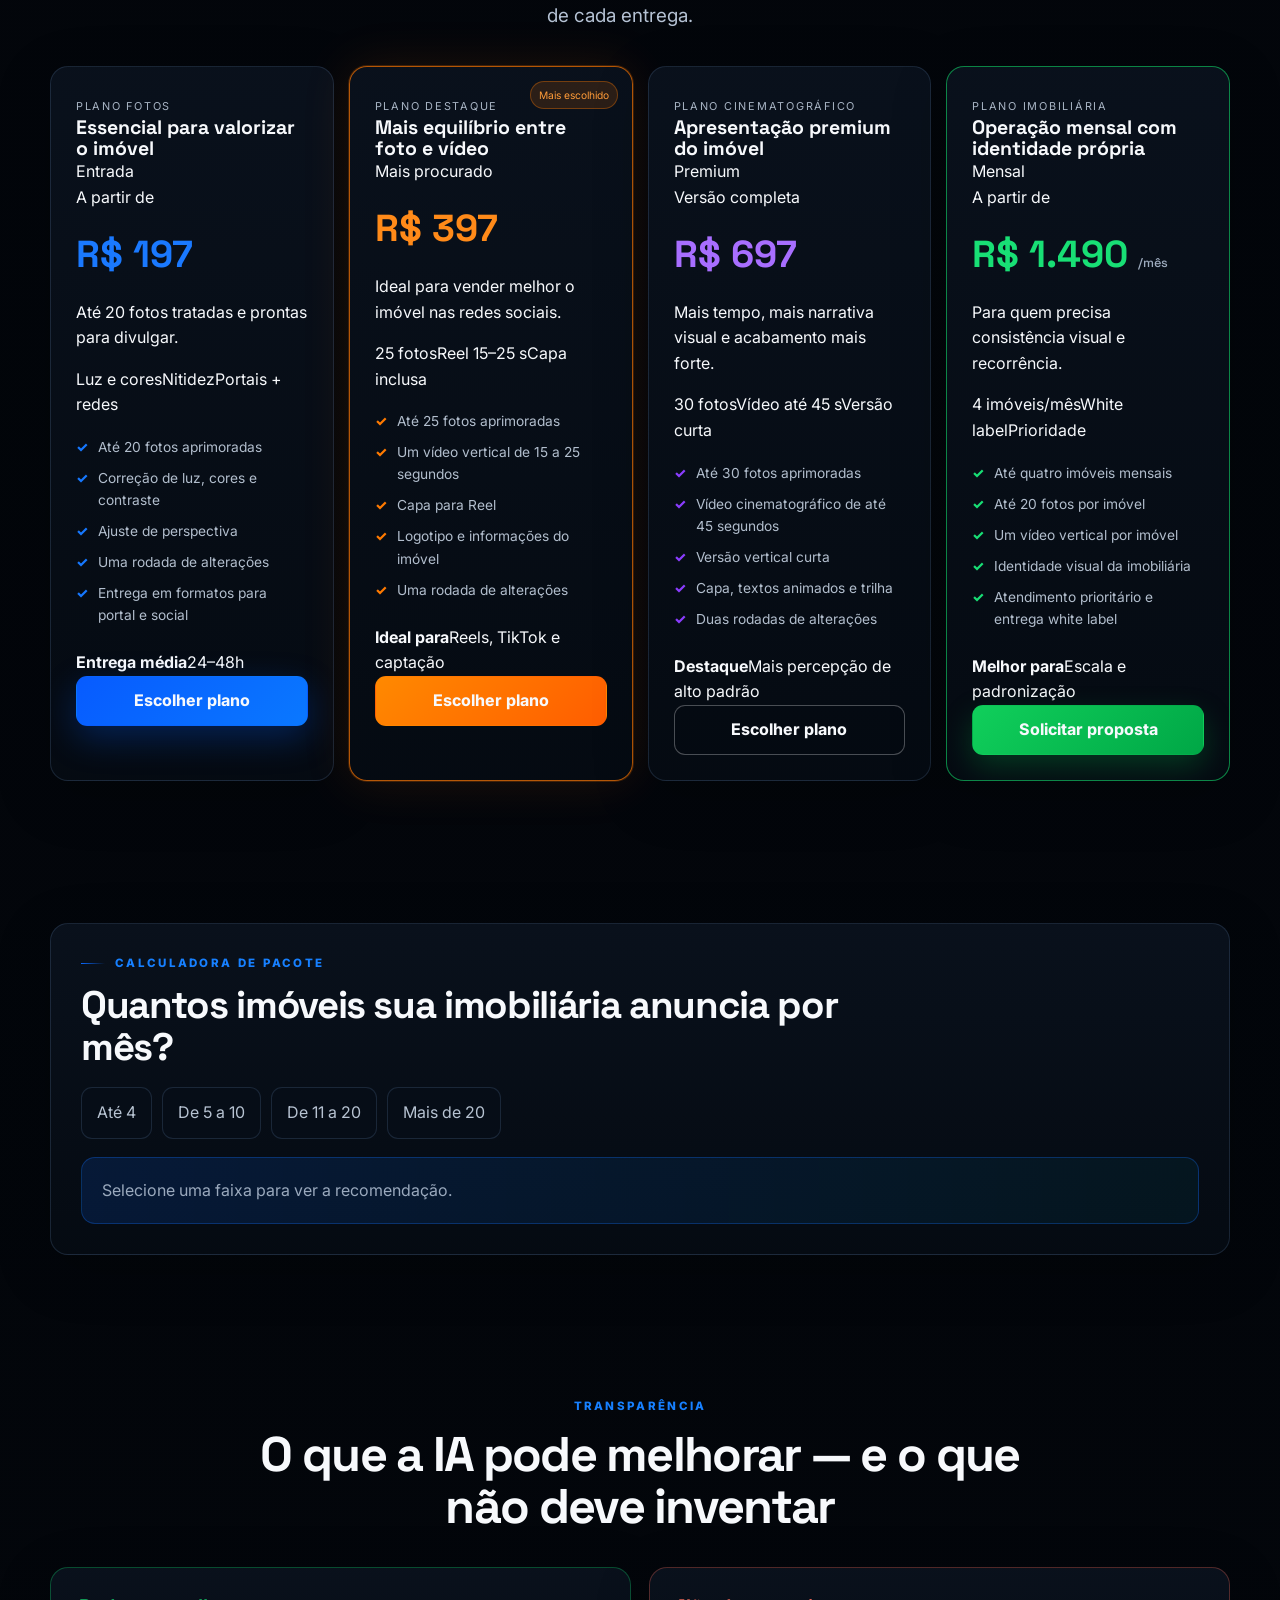
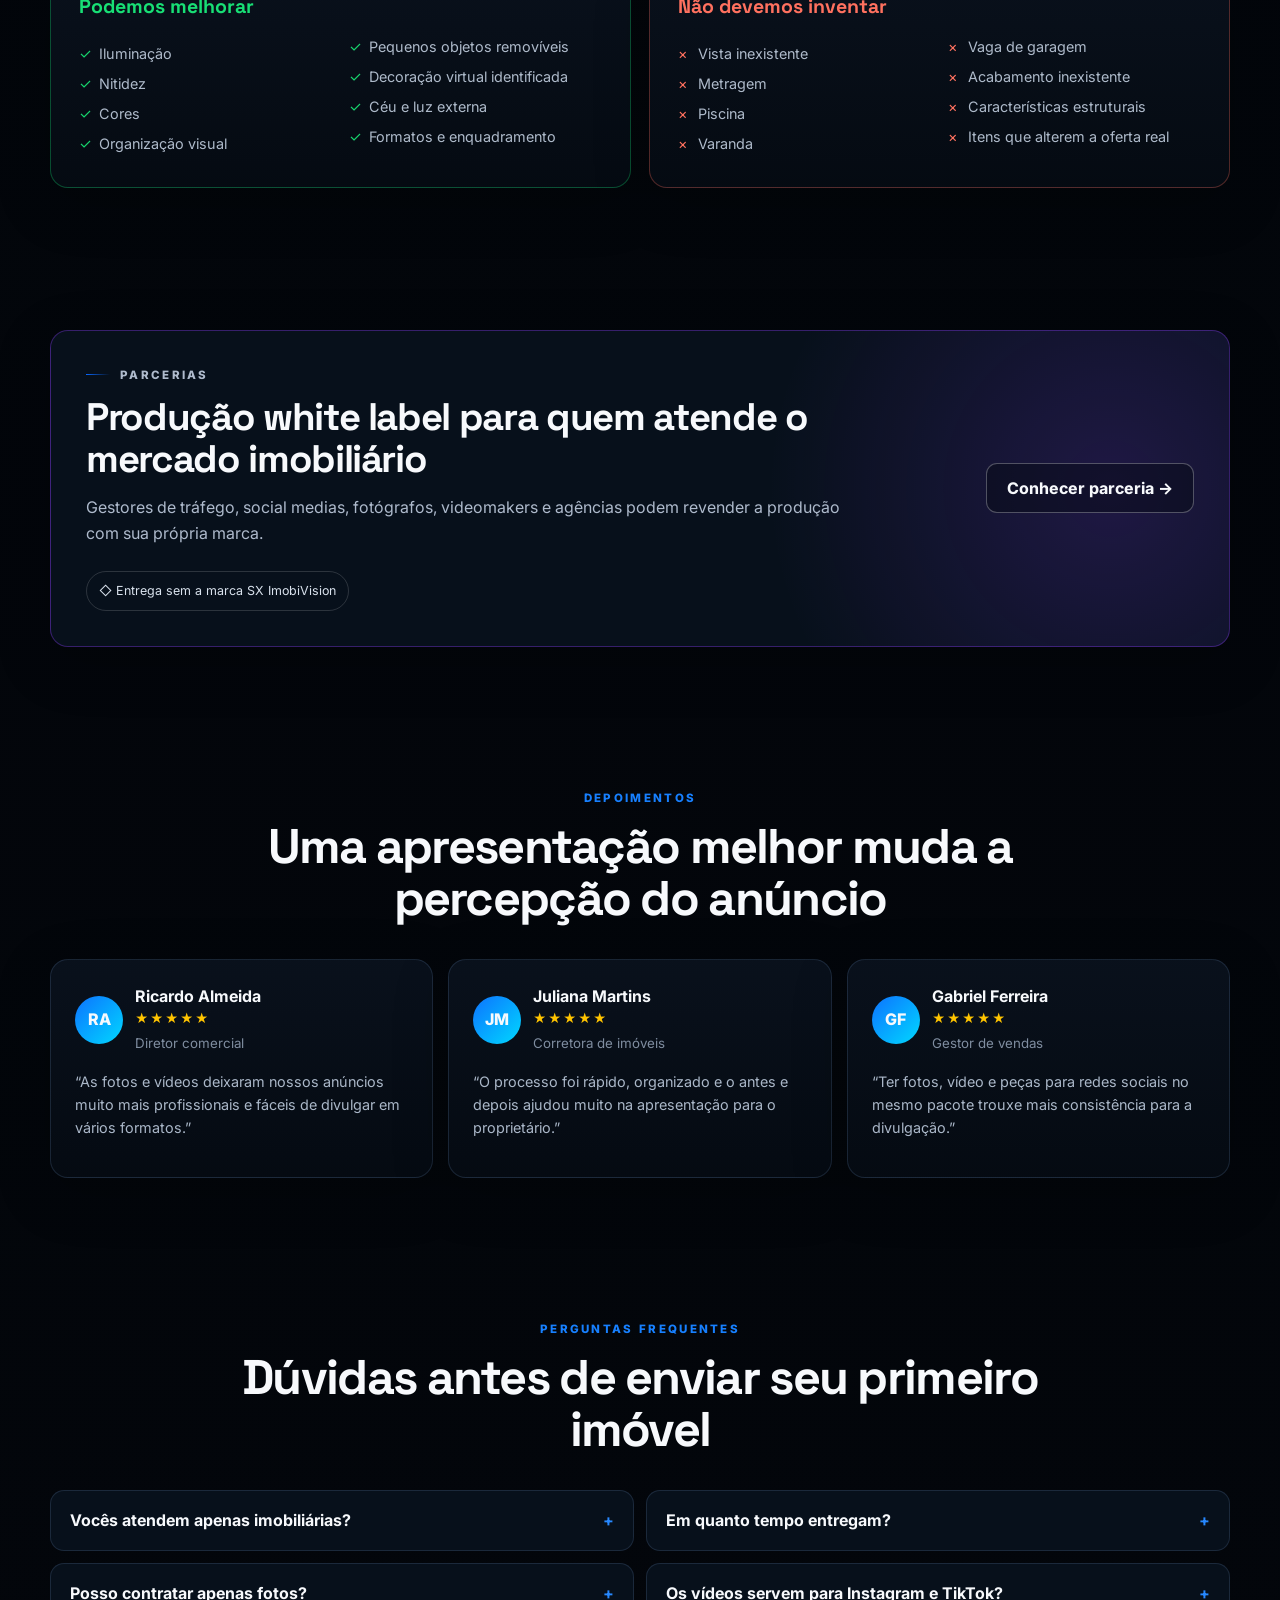
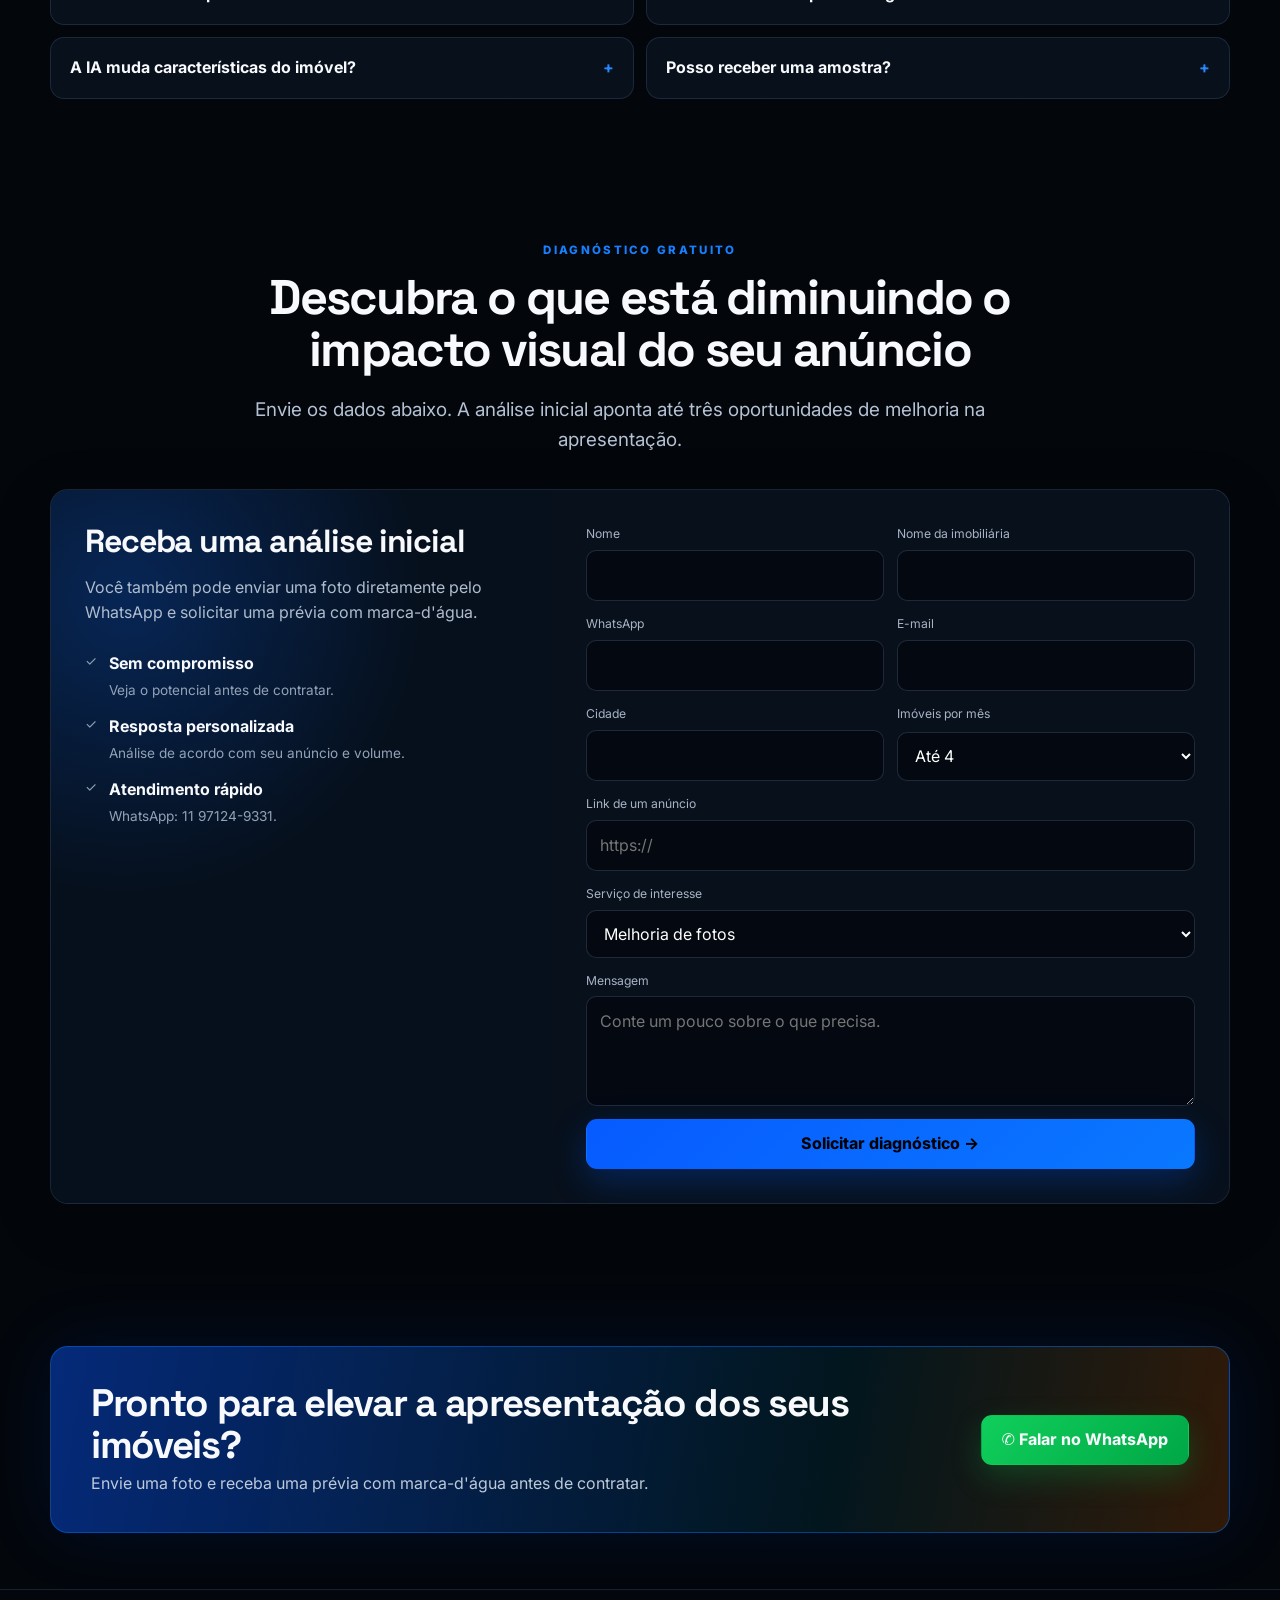
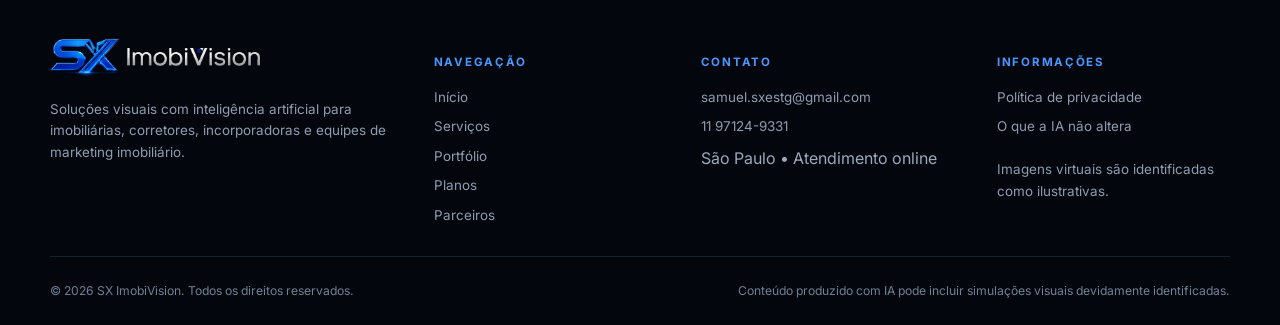
<file: sx-imobivision-site/index.html>
<!doctype html><html lang="pt-BR"><head><meta charset="utf-8"><meta name="viewport" content="width=device-width,initial-scale=1"><title>SX ImobiVision | Conteúdo visual com IA para imóveis</title><meta name="description" content="Fotos aprimoradas e vídeos cinematográficos com IA para o mercado imobiliário."><meta name="theme-color" content="#02050a"><link rel="icon" href="/assets/images/favicon.png"><link rel="preconnect" href="https://fonts.googleapis.com"><link rel="preconnect" href="https://fonts.gstatic.com" crossorigin><link href="https://fonts.googleapis.com/css2?family=Inter:wght@400;500;600;700;800&family=Space+Grotesk:wght@500;600;700&display=swap" rel="stylesheet"><link rel="stylesheet" href="/assets/styles.css"><meta property="og:title" content="SX ImobiVision | Conteúdo visual com IA para imóveis"><meta property="og:description" content="Fotos aprimoradas e vídeos cinematográficos com IA para o mercado imobiliário."><meta property="og:type" content="website"><meta property="og:image" content="/assets/images/og-image.jpg"></head><body><header class="header"><div class="container nav"><a class="brand" href="/" aria-label="SX ImobiVision"><img src="/assets/images/logo-sx-imobivision.png" alt="SX ImobiVision"></a><nav class="nav-links" aria-label="Navegação principal"><a href="/" data-nav="inicio">Início</a><a href="/servicos.html" data-nav="servicos">Serviços</a><a href="/portfolio.html" data-nav="portfolio">Portfólio</a><a href="/planos.html" data-nav="planos">Planos</a><a href="/parceiros.html" data-nav="parceiros">Parceiros</a><a href="/contato.html" data-nav="contato">Contato</a></nav><div class="nav-cta"><a class="btn btn-primary" href="https://wa.me/5511971249331?text=Ol%C3%A1%21%20Vi%20o%20site%20e%20gostaria%20de%20receber%20uma%20amostra%20para%20um%20im%C3%B3vel.">Falar no WhatsApp</a><button class="menu-btn" aria-label="Abrir menu">☰</button></div></div></header>
<main>
<section class="hero" id="inicio"><div class="container hero-grid"><div class="hero-copy reveal"><p class="eyebrow">Conteúdo visual inteligente para imóveis</p><h1>Transforme fotos comuns em <span class="gradient-text">apresentações que impressionam</span> no primeiro olhar.</h1><p class="lead">Fotos aprimoradas, vídeos cinematográficos e materiais prontos para anúncio, Reels, Stories e apresentação comercial — tudo com a identidade premium da sua imobiliária.</p><div class="hero-badge-row"><span class="hero-pill">Reels e TikTok</span><span class="hero-pill">Portais imobiliários</span><span class="hero-pill">White label opcional</span></div><div class="button-row"><a class="btn btn-primary" href="#antes-depois">Ver antes e depois →</a><a class="btn btn-outline" href="https://wa.me/5511971249331?text=Ol%C3%A1%21%20Vi%20o%20site%20e%20gostaria%20de%20receber%20uma%20amostra%20para%20um%20im%C3%B3vel.">Receber uma amostra ✦</a></div><div class="trust-line"><span>✓</span>Envie uma foto de um imóvel e veja como ela pode ficar antes de contratar.</div><div class="mini-benefits"><div class="mini-benefit"><i>✦</i><span>Sem produção presencial para começar</span></div><div class="mini-benefit"><i>◷</i><span>Entrega média entre 24 e 48 horas</span></div><div class="mini-benefit"><i>◆</i><span>Arquivos prontos para divulgar e vender</span></div></div><div class="hero-info-grid"><div class="hero-info-card"><strong>+ formatos por imóvel</strong><span>Foto tratada, Reel, carrossel, capa e stories no mesmo fluxo.</span></div><div class="hero-info-card"><strong>Mais percepção de valor</strong><span>Visual premium para captar atenção sem prometer o que o imóvel não tem.</span></div></div></div><div class="hero-visual reveal"><div class="video-showcase"><div class="showcase-top"><div class="showcase-tabs"><button class="showcase-tab active" type="button" data-showcase="reel">Reel vertical</button><button class="showcase-tab" type="button" data-showcase="tour">Vídeo horizontal</button><button class="showcase-tab" type="button" data-showcase="kit">Peças do anúncio</button></div><span class="showcase-status">Prévia interativa</span></div><div class="showcase-screen"><div class="screen-frame portrait active" data-screen="reel"><img src="/assets/images/reels.webp" alt="Prévia de vídeo vertical para imóveis"><button class="play-button" type="button" data-open-showcase="reel" aria-label="Abrir demonstração do Reel">▶</button><div class="screen-caption"><strong>Reel vertical para anúncios e redes</strong><span>Movimento suave, foco nos ambientes e textos do imóvel.</span></div></div><div class="screen-frame" data-screen="tour"><img src="/assets/images/hero.webp" alt="Prévia de vídeo horizontal para apresentação do imóvel"><button class="play-button" type="button" data-open-showcase="tour" aria-label="Abrir demonstração do vídeo horizontal">▶</button><div class="screen-caption"><strong>Apresentação cinematográfica</strong><span>Ideal para site, YouTube, landing pages e atendimento comercial.</span></div></div><div class="screen-frame" data-screen="kit"><img src="/assets/images/anuncio-premium.webp" alt="Prévia de materiais visuais do anúncio"><button class="play-button" type="button" data-open-showcase="kit" aria-label="Abrir demonstração das peças do anúncio">▶</button><div class="screen-caption"><strong>Sistema de conteúdo por imóvel</strong><span>Capa, story, carrossel e peças prontas para impulsionar.</span></div></div><div class="screen-floating floating-one">15–45 s</div><div class="screen-floating floating-two">Pronto para Instagram, site e WhatsApp</div></div><div class="showcase-details"><div class="showcase-stat"><b>3 entregas visuais</b><span>Vídeo, capa e versões sociais</span></div><div class="showcase-stat"><b>Textos e branding</b><span>Com ou sem logotipo da imobiliária</span></div><div class="showcase-stat"><b>Visual premium</b><span>Mais impacto sem mudar a estrutura real</span></div></div></div><div class="floating-badge hero-note"><b>Demonstração premium</b><span>Interaja acima e veja como os formatos funcionam</span></div></div></div></section><div class="showcase-modal" id="showcase-modal" hidden><div class="showcase-modal-backdrop" data-close-showcase></div><div class="showcase-modal-card"><button class="showcase-close" type="button" data-close-showcase aria-label="Fechar demonstração">×</button><div class="showcase-modal-media"><img id="showcase-modal-image" src="/assets/images/reels.webp" alt="Demonstração ampliada"></div><div class="showcase-modal-copy"><p class="eyebrow">Prévia do conteúdo</p><h3 id="showcase-modal-title">Reel vertical para anúncios e redes</h3><p id="showcase-modal-text">Vídeo vertical com movimento, destaque de ambientes, textos e visual premium para Instagram, TikTok e WhatsApp.</p><div class="showcase-modal-points"><span>✓ Movimento de câmera</span><span>✓ Informações do imóvel</span><span>✓ Formatos vertical e horizontal</span></div><a class="btn btn-primary" href="https://wa.me/5511971249331?text=Ol%C3%A1%21%20Vi%20o%20site%20e%20gostaria%20de%20receber%20uma%20amostra%20para%20um%20im%C3%B3vel.">Quero uma amostra</a></div></div></div>
<section class="logo-strip"><div class="container"><p>Ideal para corretores, imobiliárias, incorporadoras e agências</p><div class="fake-logos"><span class="fake-logo">Vista Imóveis</span><span class="fake-logo">Nexus Imobiliária</span><span class="fake-logo">Alto Padrão</span><span class="fake-logo">Prime Construtora</span><span class="fake-logo">Urban Imóveis</span><span class="fake-logo">Horizon</span></div></div></section>
<section class="section" id="antes-depois"><div class="container"><div class="section-head center reveal"><p class="eyebrow">Antes e depois</p><h2>Veja a transformação sem alterar a verdade do imóvel</h2><p class="lead">Arraste o comparador. Cada melhoria mantém a estrutura real e valoriza o que já existe.</p></div><div class="grid grid-3">
<div class="card ba-card reveal"><div class="ba-slider"><img src="/assets/images/sala-antes.webp" alt="Sala antes da melhoria"><img class="ba-after" src="/assets/images/sala-depois.webp" alt="Sala depois da melhoria"><span class="ba-label before">Antes</span><span class="ba-label after">Depois</span><div class="ba-line"></div><div class="ba-handle">↔</div><input class="ba-range" type="range" min="0" max="100" value="50" aria-label="Comparar sala antes e depois"></div><div class="ba-info"><h3>Sala escura → sala valorizada</h3><p>Correção de iluminação, equilíbrio de cores, nitidez e organização visual.</p><div class="tag-row"><span class="tag">Luz</span><span class="tag">Cores</span><span class="tag">Nitidez</span></div></div></div>
<div class="card ba-card reveal"><div class="ba-slider"><img src="/assets/images/fachada-antes.webp" alt="Fachada antes da melhoria"><img class="ba-after" src="/assets/images/fachada-depois.webp" alt="Fachada depois da melhoria"><span class="ba-label before">Antes</span><span class="ba-label after">Depois</span><div class="ba-line"></div><div class="ba-handle">↔</div><input class="ba-range" type="range" min="0" max="100" value="50" aria-label="Comparar fachada antes e depois"></div><div class="ba-info"><h3>Fachada sem destaque → presença premium</h3><p>Ajuste de perspectiva, céu, iluminação externa, contraste e enquadramento.</p><div class="tag-row"><span class="tag">Perspectiva</span><span class="tag">Céu</span><span class="tag">Contraste</span></div></div></div>
<div class="card ba-card reveal"><div class="ba-slider"><img src="/assets/images/staging-antes.webp" alt="Ambiente antes do virtual staging"><img class="ba-after" src="/assets/images/staging-depois.webp" alt="Ambiente com decoração virtual ilustrativa"><span class="ba-label before">Antes</span><span class="ba-label after">Simulação</span><div class="ba-line"></div><div class="ba-handle">↔</div><input class="ba-range" type="range" min="0" max="100" value="50" aria-label="Comparar ambiente com simulação decorativa"></div><div class="ba-info"><h3>Ambiente simples → decoração virtual</h3><p>Imagem com decoração virtual ilustrativa, sempre identificada para o público.</p><div class="tag-row"><span class="tag">Virtual staging</span><span class="tag">Ilustrativo</span></div></div></div>
</div></div></section>
<section class="section-tight"><div class="container"><div class="section-head reveal"><p class="eyebrow">O problema que resolvemos</p><h2>O imóvel pode ser excelente. Mas imagens ruins fazem o cliente passar direto.</h2></div><div class="grid grid-3"><article class="card problem-card reveal"><span class="problem-num">Dor 01</span><h3>Poucos cliques nos anúncios</h3><p>Fotos escuras, tortas ou mal enquadradas reduzem o interesse inicial e enfraquecem a primeira impressão.</p></article><article class="card problem-card reveal"><span class="problem-num">Dor 02</span><h3>Conteúdo repetitivo</h3><p>A imobiliária publica apenas fotos estáticas e não possui vídeos para Reels, TikTok ou campanhas.</p></article><article class="card problem-card reveal"><span class="problem-num">Dor 03</span><h3>Produção tradicional demorada</h3><p>Nem sempre é viável contratar fotógrafo, videomaker, equipamentos e edição para todos os imóveis.</p></article></div><div class="solution-banner reveal"><div><h3>Nossa solução</h3><p>Utilizamos as fotos já captadas pela imobiliária para criar materiais mais profissionais, rápidos e prontos para divulgação.</p></div><a class="btn btn-primary" href="/servicos.html">Conhecer serviços →</a></div></div></section>
<section class="section" id="servicos"><div class="container"><div class="section-head center reveal"><p class="eyebrow">Nossos serviços</p><h2>Um sistema completo de conteúdo para cada imóvel</h2><p class="lead">Você não recebe apenas uma edição: recebe materiais pensados para portais, redes sociais, anúncios e apresentação comercial.</p></div><div class="grid grid-3">
<article class="card service-card reveal" style="--accent:#1678ff;--glow:rgba(22,120,255,.28)"><span class="service-icon">▧</span><h3>Melhoria de fotos com IA</h3><p>Iluminação, cores, nitidez, perspectiva, remoção de pequenos objetos, correção do céu e formatos para portais e Instagram.</p></article>
<article class="card service-card reveal" style="--accent:#16db70;--glow:rgba(22,219,112,.22)"><span class="service-icon">▶</span><h3>Vídeos cinematográficos</h3><p>Movimentos de câmera, transições, música, textos e versões vertical e horizontal, com ou sem logotipo.</p></article>
<article class="card service-card reveal" style="--accent:#ff7a00;--glow:rgba(255,122,0,.22)"><span class="service-icon">◫</span><h3>Virtual staging</h3><p>Adição ilustrativa de sofá, mesa, cama, tapete, decoração e iluminação. Toda simulação é claramente identificada.</p></article>
<article class="card service-card reveal" style="--accent:#8b3dff;--glow:rgba(139,61,255,.22)"><span class="service-icon">▤</span><h3>Kit completo para redes sociais</h3><p>Vídeo principal, capa, carrossel, três stories, legenda e uma versão curta para anúncio patrocinado.</p></article>
<article class="card service-card reveal" style="--accent:#00cfe8;--glow:rgba(0,207,232,.22)"><span class="service-icon">⌖</span><h3>Vídeo de localização</h3><p>Mapa animado, bairro, metrô, shopping, escolas e pontos próximos sem inventar imagens de drone.</p></article>
<article class="card service-card reveal" style="--accent:#ffc400;--glow:rgba(255,196,0,.18)"><span class="service-icon">◇</span><h3>Apresentação institucional</h3><p>Vídeo da marca, apresentação dos corretores, atendimento, captação de proprietários e recrutamento.</p></article>
</div></div></section>
<section class="section-tight"><div class="container"><div class="section-head center reveal"><p class="eyebrow">Como funciona</p><h2>Do envio à publicação em quatro passos simples</h2></div><div class="steps"><div class="step reveal" style="--step:#1678ff"><div class="step-num">01</div><h3>Você envia as fotos</h3><p>Pelo WhatsApp, Drive ou formulário, junto com informações do imóvel.</p></div><div class="step reveal" style="--step:#18d96f"><div class="step-num">02</div><h3>Tratamos com IA</h3><p>Corrigimos luz, cores, nitidez e criamos os materiais acordados.</p></div><div class="step reveal" style="--step:#ff7a00"><div class="step-num">03</div><h3>Produzimos os formatos</h3><p>Fotos, vídeo, capa, stories, carrossel e demais peças do pacote.</p></div><div class="step reveal" style="--step:#1678ff"><div class="step-num">04</div><h3>Você publica</h3><p>Recebe tudo organizado e pronto para portais, redes e campanhas.</p></div></div></div></section>
<section class="section" id="portfolio"><div class="container"><div class="section-head center reveal"><p class="eyebrow">Portfólio por categoria</p><h2>Transformações que ajudam o imóvel a se destacar</h2></div><div class="portfolio-grid"><a class="project reveal" href="/portfolio.html"><img src="/assets/images/sala-valorizada.webp" alt="Sala valorizada"><div class="project-copy"><small>Apartamentos</small><h3>Sala com iluminação corrigida</h3></div></a><a class="project reveal" href="/portfolio.html"><img src="/assets/images/casa-noturna.webp" alt="Casa de alto padrão"><div class="project-copy"><small>Alto padrão</small><h3>Fachada com presença premium</h3></div></a><a class="project reveal" href="/portfolio.html"><img src="/assets/images/reels.webp" alt="Vídeo vertical para Reels"><div class="project-copy"><small>Reels</small><h3>Vídeo vertical</h3></div></a><a class="project reveal" href="/portfolio.html"><img src="/assets/images/interior-claro.webp" alt="Interior claro"><div class="project-copy"><small>Airbnb</small><h3>Ambiente mais convidativo</h3></div></a><a class="project reveal" href="/portfolio.html"><img src="/assets/images/alto-padrao.webp" alt="Casa alto padrão"><div class="project-copy"><small>Casas</small><h3>Apresentação cinematográfica</h3></div></a><a class="project reveal" href="/portfolio.html"><img src="/assets/images/anuncio-premium.webp" alt="Anúncio imobiliário premium"><div class="project-copy"><small>Lançamentos</small><h3>Kit para campanhas</h3></div></a></div><div class="button-row" style="justify-content:center;margin-top:25px"><a class="btn btn-outline" href="/portfolio.html">Ver portfólio completo →</a></div></div></section>
<section class="section-tight"><div class="container"><div class="section-head center reveal"><p class="eyebrow">Comparação de formatos</p><h2>Uma mesma captação pode virar seis conteúdos</h2></div><div class="format-row reveal"><div class="format-card"><div class="format-icon portal"></div><span>Foto de portal</span></div><div class="format-card"><div class="format-icon carousel"></div><span>Carrossel</span></div><div class="format-card"><div class="format-icon story"></div><span>Story</span></div><div class="format-card"><div class="format-icon reel"></div><span>Reel</span></div><div class="format-card"><div class="format-icon video"></div><span>Vídeo horizontal</span></div><div class="format-card"><div class="format-icon ad"></div><span>Anúncio</span></div></div></div></section>
<section class="section" id="planos"><div class="container"><div class="section-head center reveal"><p class="eyebrow">Planos</p><h2>Escolha o formato ideal para o momento do seu negócio</h2><p class="lead">Uma tabela mais clara, mais elegante e pensada para ajudar o cliente a entender o valor de cada entrega.</p></div><div class="pricing-grid pricing-grid-enhanced"><article class="card price-card price-card-redesigned reveal" style="--check:#1678ff;--plan-accent:#1678ff;--plan-glow:rgba(22,120,255,.22)"><div class="plan-topline"></div><div class="price-card-head"><div><span class="price-name">Plano Fotos</span><h3>Essencial para valorizar o imóvel</h3></div><span class="plan-tag">Entrada</span></div><div class="price-visual"><div class="price-label">A partir de</div><div class="price blue">R$ 197</div><p>Até 20 fotos tratadas e prontas para divulgar.</p></div><div class="plan-chip-row"><span class="plan-chip">Luz e cores</span><span class="plan-chip">Nitidez</span><span class="plan-chip">Portais + redes</span></div><ul><li>Até 20 fotos aprimoradas</li><li>Correção de luz, cores e contraste</li><li>Ajuste de perspectiva</li><li>Uma rodada de alterações</li><li>Entrega em formatos para portal e social</li></ul><div class="price-footer"><div class="price-meta"><b>Entrega média</b><span>24–48h</span></div><a class="btn btn-primary" href="https://wa.me/5511971249331?text=Ol%C3%A1%21%20Tenho%20interesse%20no%20Plano%20Fotos%20da%20SX%20ImobiVision.">Escolher plano</a></div></article><article class="card price-card price-card-redesigned featured reveal" style="--check:#ff7a00;--plan-accent:#ff7a00;--plan-glow:rgba(255,122,0,.18)"><div class="plan-topline"></div><div class="price-card-head"><div><span class="price-name">Plano Destaque</span><h3>Mais equilíbrio entre foto e vídeo</h3></div><span class="badge">Mais escolhido</span></div><div class="price-visual"><div class="price-label">Mais procurado</div><div class="price orange">R$ 397</div><p>Ideal para vender melhor o imóvel nas redes sociais.</p></div><div class="plan-chip-row"><span class="plan-chip">25 fotos</span><span class="plan-chip">Reel 15–25 s</span><span class="plan-chip">Capa inclusa</span></div><ul><li>Até 25 fotos aprimoradas</li><li>Um vídeo vertical de 15 a 25 segundos</li><li>Capa para Reel</li><li>Logotipo e informações do imóvel</li><li>Uma rodada de alterações</li></ul><div class="price-footer"><div class="price-meta"><b>Ideal para</b><span>Reels, TikTok e captação</span></div><a class="btn btn-orange" href="https://wa.me/5511971249331?text=Ol%C3%A1%21%20Tenho%20interesse%20no%20Plano%20Destaque%20da%20SX%20ImobiVision.">Escolher plano</a></div></article><article class="card price-card price-card-redesigned reveal" style="--check:#8b3dff;--plan-accent:#8b3dff;--plan-glow:rgba(139,61,255,.18)"><div class="plan-topline"></div><div class="price-card-head"><div><span class="price-name">Plano Cinematográfico</span><h3>Apresentação premium do imóvel</h3></div><span class="plan-tag">Premium</span></div><div class="price-visual"><div class="price-label">Versão completa</div><div class="price" style="color:#a86eff">R$ 697</div><p>Mais tempo, mais narrativa visual e acabamento mais forte.</p></div><div class="plan-chip-row"><span class="plan-chip">30 fotos</span><span class="plan-chip">Vídeo até 45 s</span><span class="plan-chip">Versão curta</span></div><ul><li>Até 30 fotos aprimoradas</li><li>Vídeo cinematográfico de até 45 segundos</li><li>Versão vertical curta</li><li>Capa, textos animados e trilha</li><li>Duas rodadas de alterações</li></ul><div class="price-footer"><div class="price-meta"><b>Destaque</b><span>Mais percepção de alto padrão</span></div><a class="btn btn-outline" href="https://wa.me/5511971249331?text=Ol%C3%A1%21%20Tenho%20interesse%20no%20Plano%20Cinematogr%C3%A1fico%20da%20SX%20ImobiVision.">Escolher plano</a></div></article><article class="card price-card price-card-redesigned monthly reveal" style="--check:#18df75;--plan-accent:#18df75;--plan-glow:rgba(24,223,117,.18)"><div class="plan-topline"></div><div class="price-card-head"><div><span class="price-name">Plano Imobiliária</span><h3>Operação mensal com identidade própria</h3></div><span class="plan-tag plan-tag-green">Mensal</span></div><div class="price-visual"><div class="price-label">A partir de</div><div class="price green">R$ 1.490 <small>/mês</small></div><p>Para quem precisa consistência visual e recorrência.</p></div><div class="plan-chip-row"><span class="plan-chip">4 imóveis/mês</span><span class="plan-chip">White label</span><span class="plan-chip">Prioridade</span></div><ul><li>Até quatro imóveis mensais</li><li>Até 20 fotos por imóvel</li><li>Um vídeo vertical por imóvel</li><li>Identidade visual da imobiliária</li><li>Atendimento prioritário e entrega white label</li></ul><div class="price-footer"><div class="price-meta"><b>Melhor para</b><span>Escala e padronização</span></div><a class="btn btn-whatsapp" href="https://wa.me/5511971249331?text=Ol%C3%A1%21%20Tenho%20interesse%20no%20Plano%20Imobili%C3%A1ria%20da%20SX%20ImobiVision.">Solicitar proposta</a></div></article></div></div></section>
<section class="section-tight"><div class="container"><div class="card calc reveal"><div class="section-head" style="margin-bottom:20px"><p class="eyebrow">Calculadora de pacote</p><h2 style="font-size:clamp(1.7rem,3vw,2.5rem)">Quantos imóveis sua imobiliária anuncia por mês?</h2></div><div class="calc-options"><button class="calc-option" data-qty="4">Até 4</button><button class="calc-option" data-qty="10">De 5 a 10</button><button class="calc-option" data-qty="20">De 11 a 20</button><button class="calc-option" data-qty="21">Mais de 20</button></div><div class="calc-result" id="calc-result"><span class="muted">Selecione uma faixa para ver a recomendação.</span></div></div></div></section>
<section class="section" id="limites-ia"><div class="container"><div class="section-head center reveal"><p class="eyebrow">Transparência</p><h2>O que a IA pode melhorar — e o que não deve inventar</h2></div><div class="trust-grid"><article class="card trust-card good reveal"><h3 style="color:#18df75">Podemos melhorar</h3><ul><li>Iluminação</li><li>Nitidez</li><li>Cores</li><li>Organização visual</li><li>Pequenos objetos removíveis</li><li>Decoração virtual identificada</li><li>Céu e luz externa</li><li>Formatos e enquadramento</li></ul></article><article class="card trust-card bad reveal"><h3 style="color:#ff715f">Não devemos inventar</h3><ul><li>Vista inexistente</li><li>Metragem</li><li>Piscina</li><li>Varanda</li><li>Vaga de garagem</li><li>Acabamento inexistente</li><li>Características estruturais</li><li>Itens que alterem a oferta real</li></ul></article></div></div></section>
<section class="section-tight"><div class="container"><div class="card partner-banner reveal"><div><p class="eyebrow">Parcerias</p><h2 style="font-size:clamp(1.7rem,3vw,2.6rem)">Produção white label para quem atende o mercado imobiliário</h2><p>Gestores de tráfego, social medias, fotógrafos, videomakers e agências podem revender a produção com sua própria marca.</p><span class="white-label">◇ Entrega sem a marca SX ImobiVision</span></div><a class="btn btn-outline" href="/parceiros.html">Conhecer parceria →</a></div></div></section>
<section class="section"><div class="container"><div class="section-head center reveal"><p class="eyebrow">Depoimentos</p><h2>Uma apresentação melhor muda a percepção do anúncio</h2></div><div class="testimonials"><article class="card testimonial reveal"><div class="testimonial-head"><div class="avatar">RA</div><div><b>Ricardo Almeida</b><div class="stars">★★★★★</div><small>Diretor comercial</small></div></div><p>“As fotos e vídeos deixaram nossos anúncios muito mais profissionais e fáceis de divulgar em vários formatos.”</p></article><article class="card testimonial reveal"><div class="testimonial-head"><div class="avatar">JM</div><div><b>Juliana Martins</b><div class="stars">★★★★★</div><small>Corretora de imóveis</small></div></div><p>“O processo foi rápido, organizado e o antes e depois ajudou muito na apresentação para o proprietário.”</p></article><article class="card testimonial reveal"><div class="testimonial-head"><div class="avatar">GF</div><div><b>Gabriel Ferreira</b><div class="stars">★★★★★</div><small>Gestor de vendas</small></div></div><p>“Ter fotos, vídeo e peças para redes sociais no mesmo pacote trouxe mais consistência para a divulgação.”</p></article></div></div></section>
<section class="section-tight"><div class="container"><div class="section-head center reveal"><p class="eyebrow">Perguntas frequentes</p><h2>Dúvidas antes de enviar seu primeiro imóvel</h2></div><div class="faq reveal"><details><summary>Vocês atendem apenas imobiliárias?</summary><p>Não. Atendemos imobiliárias, corretores, incorporadoras, proprietários, fotógrafos e agências.</p></details><details><summary>Em quanto tempo entregam?</summary><p>A entrega média é de 24 a 48 horas após o recebimento e aprovação do briefing, variando conforme volume e complexidade.</p></details><details><summary>Posso contratar apenas fotos?</summary><p>Sim. O Plano Fotos foi criado para quem precisa aprimorar imagens sem contratar vídeo.</p></details><details><summary>Os vídeos servem para Instagram e TikTok?</summary><p>Sim. Produzimos versões verticais para Reels, TikTok e Stories, além de versões horizontais quando necessário.</p></details><details><summary>A IA muda características do imóvel?</summary><p>Não. Alterações estruturais ou características inexistentes não devem ser inseridas. Simulações decorativas são identificadas.</p></details><details><summary>Posso receber uma amostra?</summary><p>Sim. Envie uma foto pelo WhatsApp para receber uma prévia com marca-d'água antes de contratar.</p></details></div></div></section>
<section class="section" id="diagnostico"><div class="container"><div class="section-head center reveal"><p class="eyebrow">Diagnóstico gratuito</p><h2>Descubra o que está diminuindo o impacto visual do seu anúncio</h2><p class="lead">Envie os dados abaixo. A análise inicial aponta até três oportunidades de melhoria na apresentação.</p></div><div class="card form-shell reveal"><div class="form-copy"><h2 style="font-size:2rem">Receba uma análise inicial</h2><p>Você também pode enviar uma foto diretamente pelo WhatsApp e solicitar uma prévia com marca-d'água.</p><div class="contact-points"><div class="contact-point"><span>✓</span><div><b>Sem compromisso</b><span>Veja o potencial antes de contratar.</span></div></div><div class="contact-point"><span>✓</span><div><b>Resposta personalizada</b><span>Análise de acordo com seu anúncio e volume.</span></div></div><div class="contact-point"><span>✓</span><div><b>Atendimento rápido</b><span>WhatsApp: 11 97124-9331.</span></div></div></div></div><form class="form-wrap" name="diagnostico" method="POST" data-netlify="true" netlify-honeypot="bot-field" action="/obrigado.html"><input type="hidden" name="form-name" value="diagnostico"><p hidden><label>Não preencher: <input name="bot-field"></label></p><div class="field-grid"><div class="field"><label>Nome</label><input name="nome" required></div><div class="field"><label>Nome da imobiliária</label><input name="imobiliaria"></div><div class="field"><label>WhatsApp</label><input name="whatsapp" required></div><div class="field"><label>E-mail</label><input type="email" name="email" required></div><div class="field"><label>Cidade</label><input name="cidade"></div><div class="field"><label>Imóveis por mês</label><select name="volume"><option>Até 4</option><option>De 5 a 10</option><option>De 11 a 20</option><option>Mais de 20</option></select></div><div class="field full"><label>Link de um anúncio</label><input type="url" name="link_anuncio" placeholder="https://"></div><div class="field full"><label>Serviço de interesse</label><select name="servico"><option>Melhoria de fotos</option><option>Vídeo cinematográfico</option><option>Virtual staging</option><option>Kit para redes sociais</option><option>Plano mensal</option><option>White label / parceria</option></select></div><div class="field full"><label>Mensagem</label><textarea name="mensagem" placeholder="Conte um pouco sobre o que precisa."></textarea></div><div class="field full"><button class="btn btn-primary" type="submit">Solicitar diagnóstico →</button></div></div></form></div></div></section>
<section class="section-tight"><div class="container"><div class="card cta reveal"><div><h2 style="font-size:clamp(1.6rem,3vw,2.6rem)">Pronto para elevar a apresentação dos seus imóveis?</h2><p>Envie uma foto e receba uma prévia com marca-d'água antes de contratar.</p></div><a class="btn btn-whatsapp" href="https://wa.me/5511971249331?text=Ol%C3%A1%21%20Vi%20o%20site%20e%20gostaria%20de%20receber%20uma%20amostra%20para%20um%20im%C3%B3vel.">✆ Falar no WhatsApp</a></div></div></section>
</main>
<footer class="footer"><div class="container"><div class="footer-grid"><div><a class="brand" href="/"><img src="/assets/images/logo-sx-imobivision.png" alt="SX ImobiVision"></a><p>Soluções visuais com inteligência artificial para imobiliárias, corretores, incorporadoras e equipes de marketing imobiliário.</p></div><div><h4>Navegação</h4><div class="footer-links"><a href="/">Início</a><a href="/servicos.html">Serviços</a><a href="/portfolio.html">Portfólio</a><a href="/planos.html">Planos</a><a href="/parceiros.html">Parceiros</a></div></div><div><h4>Contato</h4><div class="footer-links"><a href="mailto:samuel.sxestg@gmail.com">samuel.sxestg@gmail.com</a><a href="https://wa.me/5511971249331?text=Ol%C3%A1%21%20Vi%20o%20site%20e%20gostaria%20de%20receber%20uma%20amostra%20para%20um%20im%C3%B3vel.">11 97124-9331</a><span class="muted">São Paulo • Atendimento online</span></div></div><div><h4>Informações</h4><div class="footer-links"><a href="/politica-de-privacidade.html">Política de privacidade</a><a href="/servicos.html#limites-ia">O que a IA não altera</a><p>Imagens virtuais são identificadas como ilustrativas.</p></div></div></div><div class="footer-bottom"><span>© 2026 SX ImobiVision. Todos os direitos reservados.</span><span>Conteúdo produzido com IA pode incluir simulações visuais devidamente identificadas.</span></div></div></footer><a class="whatsapp-float" href="https://wa.me/5511971249331?text=Ol%C3%A1%21%20Vi%20o%20site%20e%20gostaria%20de%20receber%20uma%20amostra%20para%20um%20im%C3%B3vel." aria-label="Abrir WhatsApp">✆</a><script src="/assets/script.js"></script></body></html>
</file>
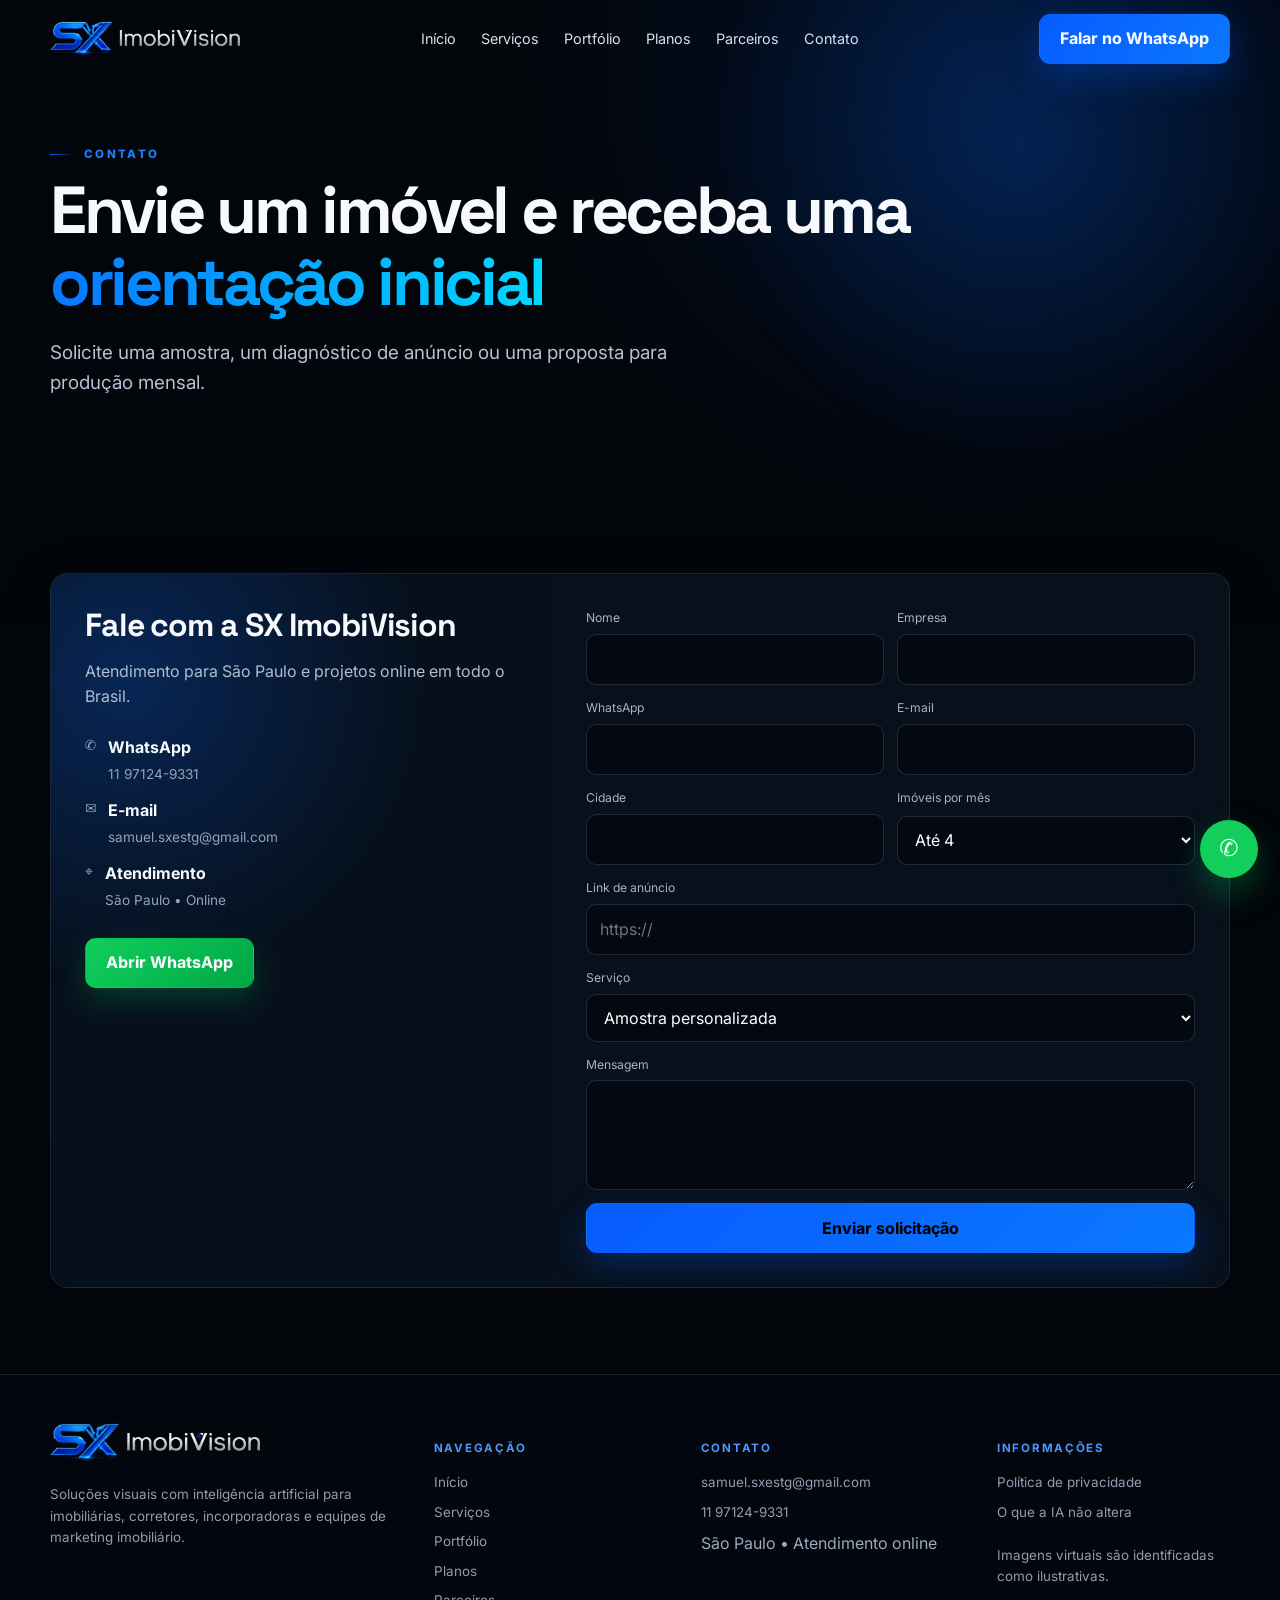
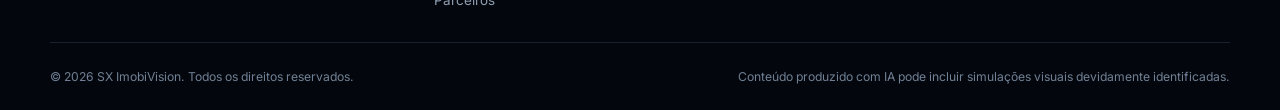
<file: contato.html>
<!doctype html><html lang="pt-BR"><head><meta charset="utf-8"><meta name="viewport" content="width=device-width,initial-scale=1"><title>Contato | SX ImobiVision</title><meta name="description" content="Solicite uma amostra ou diagnóstico visual para seu anúncio imobiliário."><meta name="theme-color" content="#02050a"><link rel="icon" href="/assets/images/favicon.png"><link rel="preconnect" href="https://fonts.googleapis.com"><link rel="preconnect" href="https://fonts.gstatic.com" crossorigin><link href="https://fonts.googleapis.com/css2?family=Inter:wght@400;500;600;700;800&family=Space+Grotesk:wght@500;600;700&display=swap" rel="stylesheet"><link rel="stylesheet" href="/assets/styles.css"><meta property="og:title" content="Contato | SX ImobiVision"><meta property="og:description" content="Solicite uma amostra ou diagnóstico visual para seu anúncio imobiliário."><meta property="og:type" content="website"><meta property="og:image" content="/assets/images/og-image.jpg"></head><body><header class="header"><div class="container nav"><a class="brand" href="/" aria-label="SX ImobiVision"><img src="/assets/images/logo-sx-imobivision.png" alt="SX ImobiVision"></a><nav class="nav-links" aria-label="Navegação principal"><a href="/" data-nav="inicio">Início</a><a href="/servicos.html" data-nav="servicos">Serviços</a><a href="/portfolio.html" data-nav="portfolio">Portfólio</a><a href="/planos.html" data-nav="planos">Planos</a><a href="/parceiros.html" data-nav="parceiros">Parceiros</a><a href="/contato.html" data-nav="contato">Contato</a></nav><div class="nav-cta"><a class="btn btn-primary" href="https://wa.me/5511971249331?text=Ol%C3%A1%21%20Vi%20o%20site%20e%20gostaria%20de%20receber%20uma%20amostra%20para%20um%20im%C3%B3vel.">Falar no WhatsApp</a><button class="menu-btn" aria-label="Abrir menu">☰</button></div></div></header>
<main><section class="page-hero"><div class="container"><p class="eyebrow">Contato</p><h1>Envie um imóvel e receba uma <span class="gradient-text">orientação inicial</span></h1><p class="lead">Solicite uma amostra, um diagnóstico de anúncio ou uma proposta para produção mensal.</p></div></section><section class="section"><div class="container"><div class="card form-shell"><div class="form-copy"><h2 style="font-size:2rem">Fale com a SX ImobiVision</h2><p>Atendimento para São Paulo e projetos online em todo o Brasil.</p><div class="contact-points"><div class="contact-point"><span>✆</span><div><b>WhatsApp</b><span>11 97124-9331</span></div></div><div class="contact-point"><span>✉</span><div><b>E-mail</b><span>samuel.sxestg@gmail.com</span></div></div><div class="contact-point"><span>⌖</span><div><b>Atendimento</b><span>São Paulo • Online</span></div></div></div><div class="button-row" style="margin-top:25px"><a class="btn btn-whatsapp" href="https://wa.me/5511971249331?text=Ol%C3%A1%21%20Vi%20o%20site%20e%20gostaria%20de%20receber%20uma%20amostra%20para%20um%20im%C3%B3vel.">Abrir WhatsApp</a></div></div><form class="form-wrap" name="contato" method="POST" data-netlify="true" netlify-honeypot="bot-field" action="/obrigado.html"><input type="hidden" name="form-name" value="contato"><p hidden><label>Não preencher: <input name="bot-field"></label></p><div class="field-grid"><div class="field"><label>Nome</label><input name="nome" required></div><div class="field"><label>Empresa</label><input name="empresa"></div><div class="field"><label>WhatsApp</label><input name="whatsapp" required></div><div class="field"><label>E-mail</label><input type="email" name="email" required></div><div class="field"><label>Cidade</label><input name="cidade"></div><div class="field"><label>Imóveis por mês</label><select name="volume"><option>Até 4</option><option>De 5 a 10</option><option>De 11 a 20</option><option>Mais de 20</option></select></div><div class="field full"><label>Link de anúncio</label><input type="url" name="link" placeholder="https://"></div><div class="field full"><label>Serviço</label><select name="servico"><option>Amostra personalizada</option><option>Diagnóstico gratuito</option><option>Fotos</option><option>Fotos + vídeo</option><option>Plano mensal</option><option>White label</option></select></div><div class="field full"><label>Mensagem</label><textarea name="mensagem"></textarea></div><div class="field full"><button class="btn btn-primary" type="submit">Enviar solicitação</button></div></div></form></div></div></section></main><footer class="footer"><div class="container"><div class="footer-grid"><div><a class="brand" href="/"><img src="/assets/images/logo-sx-imobivision.png" alt="SX ImobiVision"></a><p>Soluções visuais com inteligência artificial para imobiliárias, corretores, incorporadoras e equipes de marketing imobiliário.</p></div><div><h4>Navegação</h4><div class="footer-links"><a href="/">Início</a><a href="/servicos.html">Serviços</a><a href="/portfolio.html">Portfólio</a><a href="/planos.html">Planos</a><a href="/parceiros.html">Parceiros</a></div></div><div><h4>Contato</h4><div class="footer-links"><a href="mailto:samuel.sxestg@gmail.com">samuel.sxestg@gmail.com</a><a href="https://wa.me/5511971249331?text=Ol%C3%A1%21%20Vi%20o%20site%20e%20gostaria%20de%20receber%20uma%20amostra%20para%20um%20im%C3%B3vel.">11 97124-9331</a><span class="muted">São Paulo • Atendimento online</span></div></div><div><h4>Informações</h4><div class="footer-links"><a href="/politica-de-privacidade.html">Política de privacidade</a><a href="/servicos.html#limites-ia">O que a IA não altera</a><p>Imagens virtuais são identificadas como ilustrativas.</p></div></div></div><div class="footer-bottom"><span>© 2026 SX ImobiVision. Todos os direitos reservados.</span><span>Conteúdo produzido com IA pode incluir simulações visuais devidamente identificadas.</span></div></div></footer><a class="whatsapp-float" href="https://wa.me/5511971249331?text=Ol%C3%A1%21%20Vi%20o%20site%20e%20gostaria%20de%20receber%20uma%20amostra%20para%20um%20im%C3%B3vel." aria-label="Abrir WhatsApp">✆</a><script src="/assets/script.js"></script></body></html>
</file>
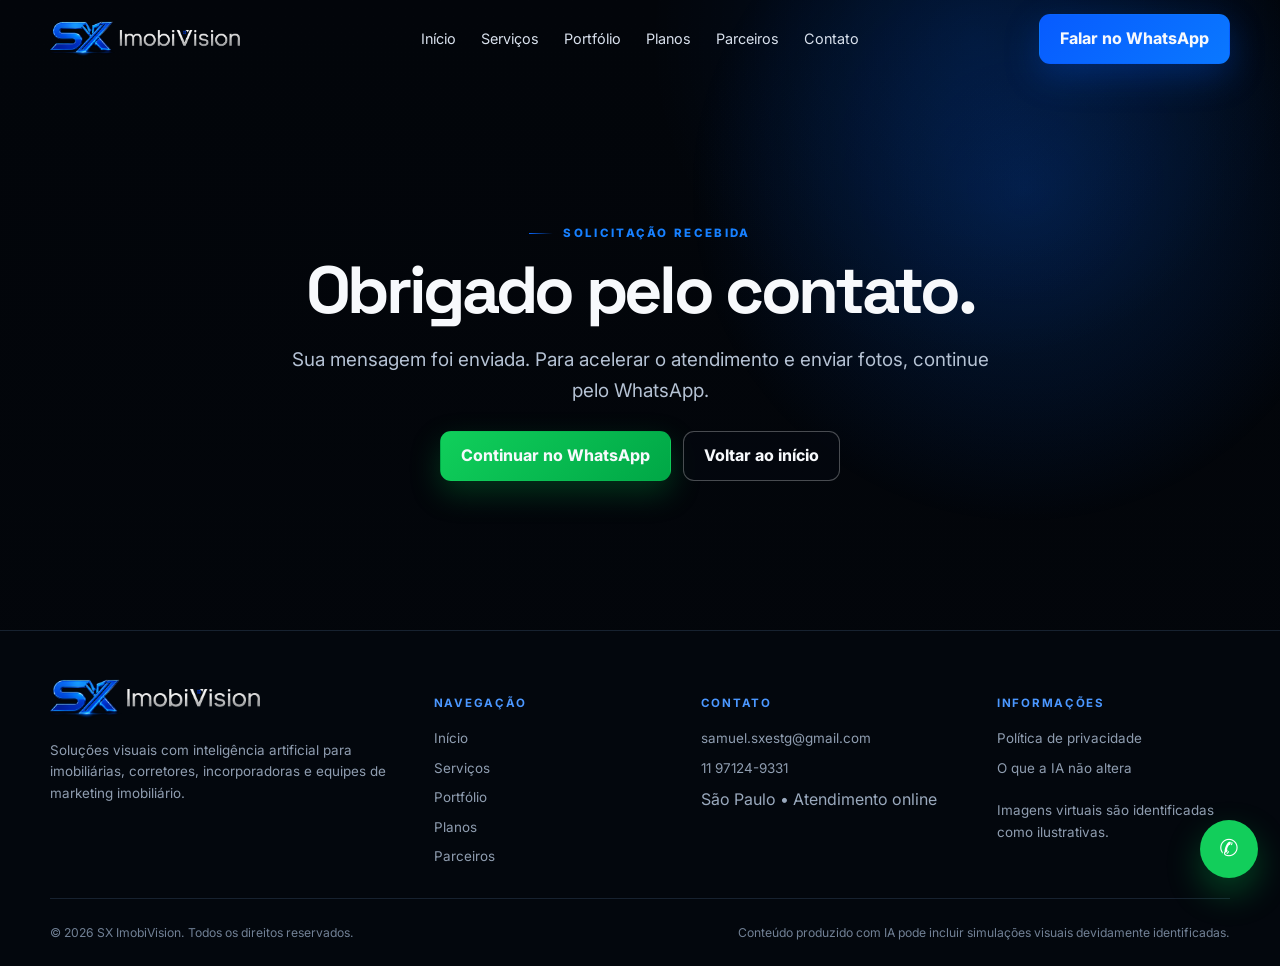
<file: obrigado.html>
<!doctype html><html lang="pt-BR"><head><meta charset="utf-8"><meta name="viewport" content="width=device-width,initial-scale=1"><title>Mensagem enviada | SX ImobiVision</title><meta name="description" content="Fotos aprimoradas e vídeos cinematográficos com IA para o mercado imobiliário."><meta name="theme-color" content="#02050a"><link rel="icon" href="/assets/images/favicon.png"><link rel="preconnect" href="https://fonts.googleapis.com"><link rel="preconnect" href="https://fonts.gstatic.com" crossorigin><link href="https://fonts.googleapis.com/css2?family=Inter:wght@400;500;600;700;800&family=Space+Grotesk:wght@500;600;700&display=swap" rel="stylesheet"><link rel="stylesheet" href="/assets/styles.css"><meta property="og:title" content="Mensagem enviada | SX ImobiVision"><meta property="og:description" content="Fotos aprimoradas e vídeos cinematográficos com IA para o mercado imobiliário."><meta property="og:type" content="website"><meta property="og:image" content="/assets/images/og-image.jpg"></head><body><header class="header"><div class="container nav"><a class="brand" href="/" aria-label="SX ImobiVision"><img src="/assets/images/logo-sx-imobivision.png" alt="SX ImobiVision"></a><nav class="nav-links" aria-label="Navegação principal"><a href="/" data-nav="inicio">Início</a><a href="/servicos.html" data-nav="servicos">Serviços</a><a href="/portfolio.html" data-nav="portfolio">Portfólio</a><a href="/planos.html" data-nav="planos">Planos</a><a href="/parceiros.html" data-nav="parceiros">Parceiros</a><a href="/contato.html" data-nav="contato">Contato</a></nav><div class="nav-cta"><a class="btn btn-primary" href="https://wa.me/5511971249331?text=Ol%C3%A1%21%20Vi%20o%20site%20e%20gostaria%20de%20receber%20uma%20amostra%20para%20um%20im%C3%B3vel.">Falar no WhatsApp</a><button class="menu-btn" aria-label="Abrir menu">☰</button></div></div></header><main><section class="page-hero" style="min-height:70vh;align-items:center"><div class="container" style="text-align:center"><p class="eyebrow" style="justify-content:center">Solicitação recebida</p><h1>Obrigado pelo contato.</h1><p class="lead" style="margin-inline:auto">Sua mensagem foi enviada. Para acelerar o atendimento e enviar fotos, continue pelo WhatsApp.</p><div class="button-row" style="justify-content:center;margin-top:25px"><a class="btn btn-whatsapp" href="https://wa.me/5511971249331?text=Ol%C3%A1%21%20Vi%20o%20site%20e%20gostaria%20de%20receber%20uma%20amostra%20para%20um%20im%C3%B3vel.">Continuar no WhatsApp</a><a class="btn btn-outline" href="/">Voltar ao início</a></div></div></section></main><footer class="footer"><div class="container"><div class="footer-grid"><div><a class="brand" href="/"><img src="/assets/images/logo-sx-imobivision.png" alt="SX ImobiVision"></a><p>Soluções visuais com inteligência artificial para imobiliárias, corretores, incorporadoras e equipes de marketing imobiliário.</p></div><div><h4>Navegação</h4><div class="footer-links"><a href="/">Início</a><a href="/servicos.html">Serviços</a><a href="/portfolio.html">Portfólio</a><a href="/planos.html">Planos</a><a href="/parceiros.html">Parceiros</a></div></div><div><h4>Contato</h4><div class="footer-links"><a href="mailto:samuel.sxestg@gmail.com">samuel.sxestg@gmail.com</a><a href="https://wa.me/5511971249331?text=Ol%C3%A1%21%20Vi%20o%20site%20e%20gostaria%20de%20receber%20uma%20amostra%20para%20um%20im%C3%B3vel.">11 97124-9331</a><span class="muted">São Paulo • Atendimento online</span></div></div><div><h4>Informações</h4><div class="footer-links"><a href="/politica-de-privacidade.html">Política de privacidade</a><a href="/servicos.html#limites-ia">O que a IA não altera</a><p>Imagens virtuais são identificadas como ilustrativas.</p></div></div></div><div class="footer-bottom"><span>© 2026 SX ImobiVision. Todos os direitos reservados.</span><span>Conteúdo produzido com IA pode incluir simulações visuais devidamente identificadas.</span></div></div></footer><a class="whatsapp-float" href="https://wa.me/5511971249331?text=Ol%C3%A1%21%20Vi%20o%20site%20e%20gostaria%20de%20receber%20uma%20amostra%20para%20um%20im%C3%B3vel." aria-label="Abrir WhatsApp">✆</a><script src="/assets/script.js"></script></body></html>
</file>
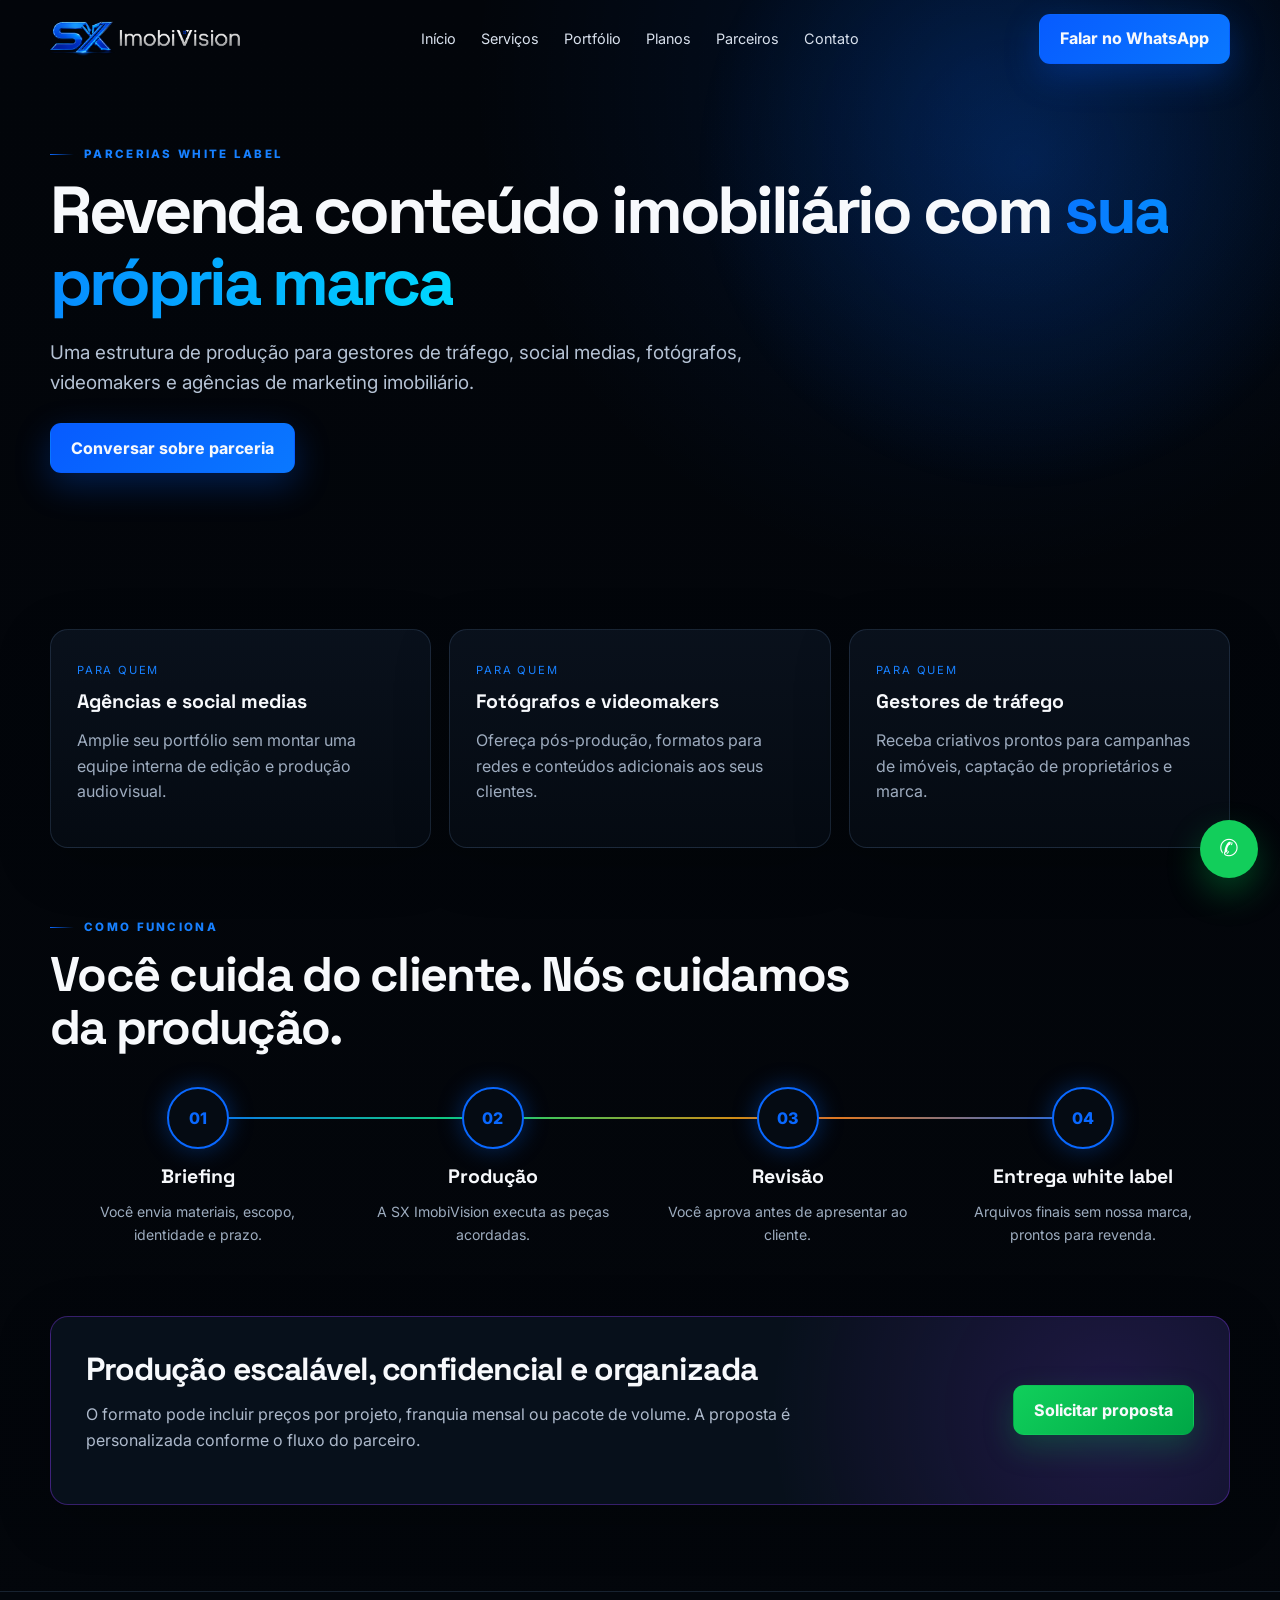
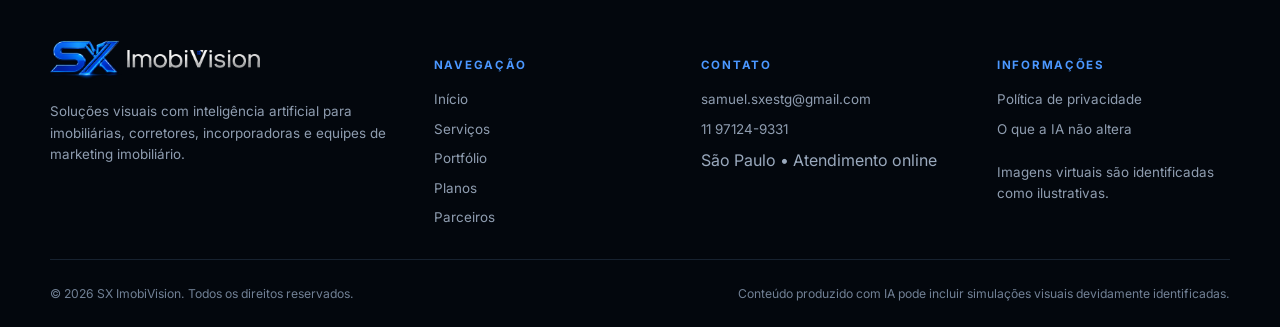
<file: parceiros.html>
<!doctype html><html lang="pt-BR"><head><meta charset="utf-8"><meta name="viewport" content="width=device-width,initial-scale=1"><title>Parceiros | SX ImobiVision</title><meta name="description" content="Produção white label para agências e profissionais do mercado imobiliário."><meta name="theme-color" content="#02050a"><link rel="icon" href="/assets/images/favicon.png"><link rel="preconnect" href="https://fonts.googleapis.com"><link rel="preconnect" href="https://fonts.gstatic.com" crossorigin><link href="https://fonts.googleapis.com/css2?family=Inter:wght@400;500;600;700;800&family=Space+Grotesk:wght@500;600;700&display=swap" rel="stylesheet"><link rel="stylesheet" href="/assets/styles.css"><meta property="og:title" content="Parceiros | SX ImobiVision"><meta property="og:description" content="Produção white label para agências e profissionais do mercado imobiliário."><meta property="og:type" content="website"><meta property="og:image" content="/assets/images/og-image.jpg"></head><body><header class="header"><div class="container nav"><a class="brand" href="/" aria-label="SX ImobiVision"><img src="/assets/images/logo-sx-imobivision.png" alt="SX ImobiVision"></a><nav class="nav-links" aria-label="Navegação principal"><a href="/" data-nav="inicio">Início</a><a href="/servicos.html" data-nav="servicos">Serviços</a><a href="/portfolio.html" data-nav="portfolio">Portfólio</a><a href="/planos.html" data-nav="planos">Planos</a><a href="/parceiros.html" data-nav="parceiros">Parceiros</a><a href="/contato.html" data-nav="contato">Contato</a></nav><div class="nav-cta"><a class="btn btn-primary" href="https://wa.me/5511971249331?text=Ol%C3%A1%21%20Vi%20o%20site%20e%20gostaria%20de%20receber%20uma%20amostra%20para%20um%20im%C3%B3vel.">Falar no WhatsApp</a><button class="menu-btn" aria-label="Abrir menu">☰</button></div></div></header>
<main><section class="page-hero"><div class="container"><p class="eyebrow">Parcerias white label</p><h1>Revenda conteúdo imobiliário com <span class="gradient-text">sua própria marca</span></h1><p class="lead">Uma estrutura de produção para gestores de tráfego, social medias, fotógrafos, videomakers e agências de marketing imobiliário.</p><div class="button-row" style="margin-top:25px"><a class="btn btn-primary" href="https://wa.me/5511971249331?text=Ol%C3%A1%21%20Vi%20o%20site%20e%20gostaria%20de%20receber%20uma%20amostra%20para%20um%20im%C3%B3vel.">Conversar sobre parceria</a></div></div></section><section class="section"><div class="container"><div class="grid grid-3"><article class="card problem-card"><span class="problem-num">Para quem</span><h3>Agências e social medias</h3><p>Amplie seu portfólio sem montar uma equipe interna de edição e produção audiovisual.</p></article><article class="card problem-card"><span class="problem-num">Para quem</span><h3>Fotógrafos e videomakers</h3><p>Ofereça pós-produção, formatos para redes e conteúdos adicionais aos seus clientes.</p></article><article class="card problem-card"><span class="problem-num">Para quem</span><h3>Gestores de tráfego</h3><p>Receba criativos prontos para campanhas de imóveis, captação de proprietários e marca.</p></article></div><div class="section-head" style="margin-top:70px"><p class="eyebrow">Como funciona</p><h2>Você cuida do cliente. Nós cuidamos da produção.</h2></div><div class="steps"><div class="step"><div class="step-num">01</div><h3>Briefing</h3><p>Você envia materiais, escopo, identidade e prazo.</p></div><div class="step"><div class="step-num">02</div><h3>Produção</h3><p>A SX ImobiVision executa as peças acordadas.</p></div><div class="step"><div class="step-num">03</div><h3>Revisão</h3><p>Você aprova antes de apresentar ao cliente.</p></div><div class="step"><div class="step-num">04</div><h3>Entrega white label</h3><p>Arquivos finais sem nossa marca, prontos para revenda.</p></div></div><div class="card partner-banner" style="margin-top:55px"><div><h2 style="font-size:2rem">Produção escalável, confidencial e organizada</h2><p>O formato pode incluir preços por projeto, franquia mensal ou pacote de volume. A proposta é personalizada conforme o fluxo do parceiro.</p></div><a class="btn btn-whatsapp" href="https://wa.me/5511971249331?text=Ol%C3%A1%21%20Vi%20o%20site%20e%20gostaria%20de%20receber%20uma%20amostra%20para%20um%20im%C3%B3vel.">Solicitar proposta</a></div></div></section></main><footer class="footer"><div class="container"><div class="footer-grid"><div><a class="brand" href="/"><img src="/assets/images/logo-sx-imobivision.png" alt="SX ImobiVision"></a><p>Soluções visuais com inteligência artificial para imobiliárias, corretores, incorporadoras e equipes de marketing imobiliário.</p></div><div><h4>Navegação</h4><div class="footer-links"><a href="/">Início</a><a href="/servicos.html">Serviços</a><a href="/portfolio.html">Portfólio</a><a href="/planos.html">Planos</a><a href="/parceiros.html">Parceiros</a></div></div><div><h4>Contato</h4><div class="footer-links"><a href="mailto:samuel.sxestg@gmail.com">samuel.sxestg@gmail.com</a><a href="https://wa.me/5511971249331?text=Ol%C3%A1%21%20Vi%20o%20site%20e%20gostaria%20de%20receber%20uma%20amostra%20para%20um%20im%C3%B3vel.">11 97124-9331</a><span class="muted">São Paulo • Atendimento online</span></div></div><div><h4>Informações</h4><div class="footer-links"><a href="/politica-de-privacidade.html">Política de privacidade</a><a href="/servicos.html#limites-ia">O que a IA não altera</a><p>Imagens virtuais são identificadas como ilustrativas.</p></div></div></div><div class="footer-bottom"><span>© 2026 SX ImobiVision. Todos os direitos reservados.</span><span>Conteúdo produzido com IA pode incluir simulações visuais devidamente identificadas.</span></div></div></footer><a class="whatsapp-float" href="https://wa.me/5511971249331?text=Ol%C3%A1%21%20Vi%20o%20site%20e%20gostaria%20de%20receber%20uma%20amostra%20para%20um%20im%C3%B3vel." aria-label="Abrir WhatsApp">✆</a><script src="/assets/script.js"></script></body></html>
</file>
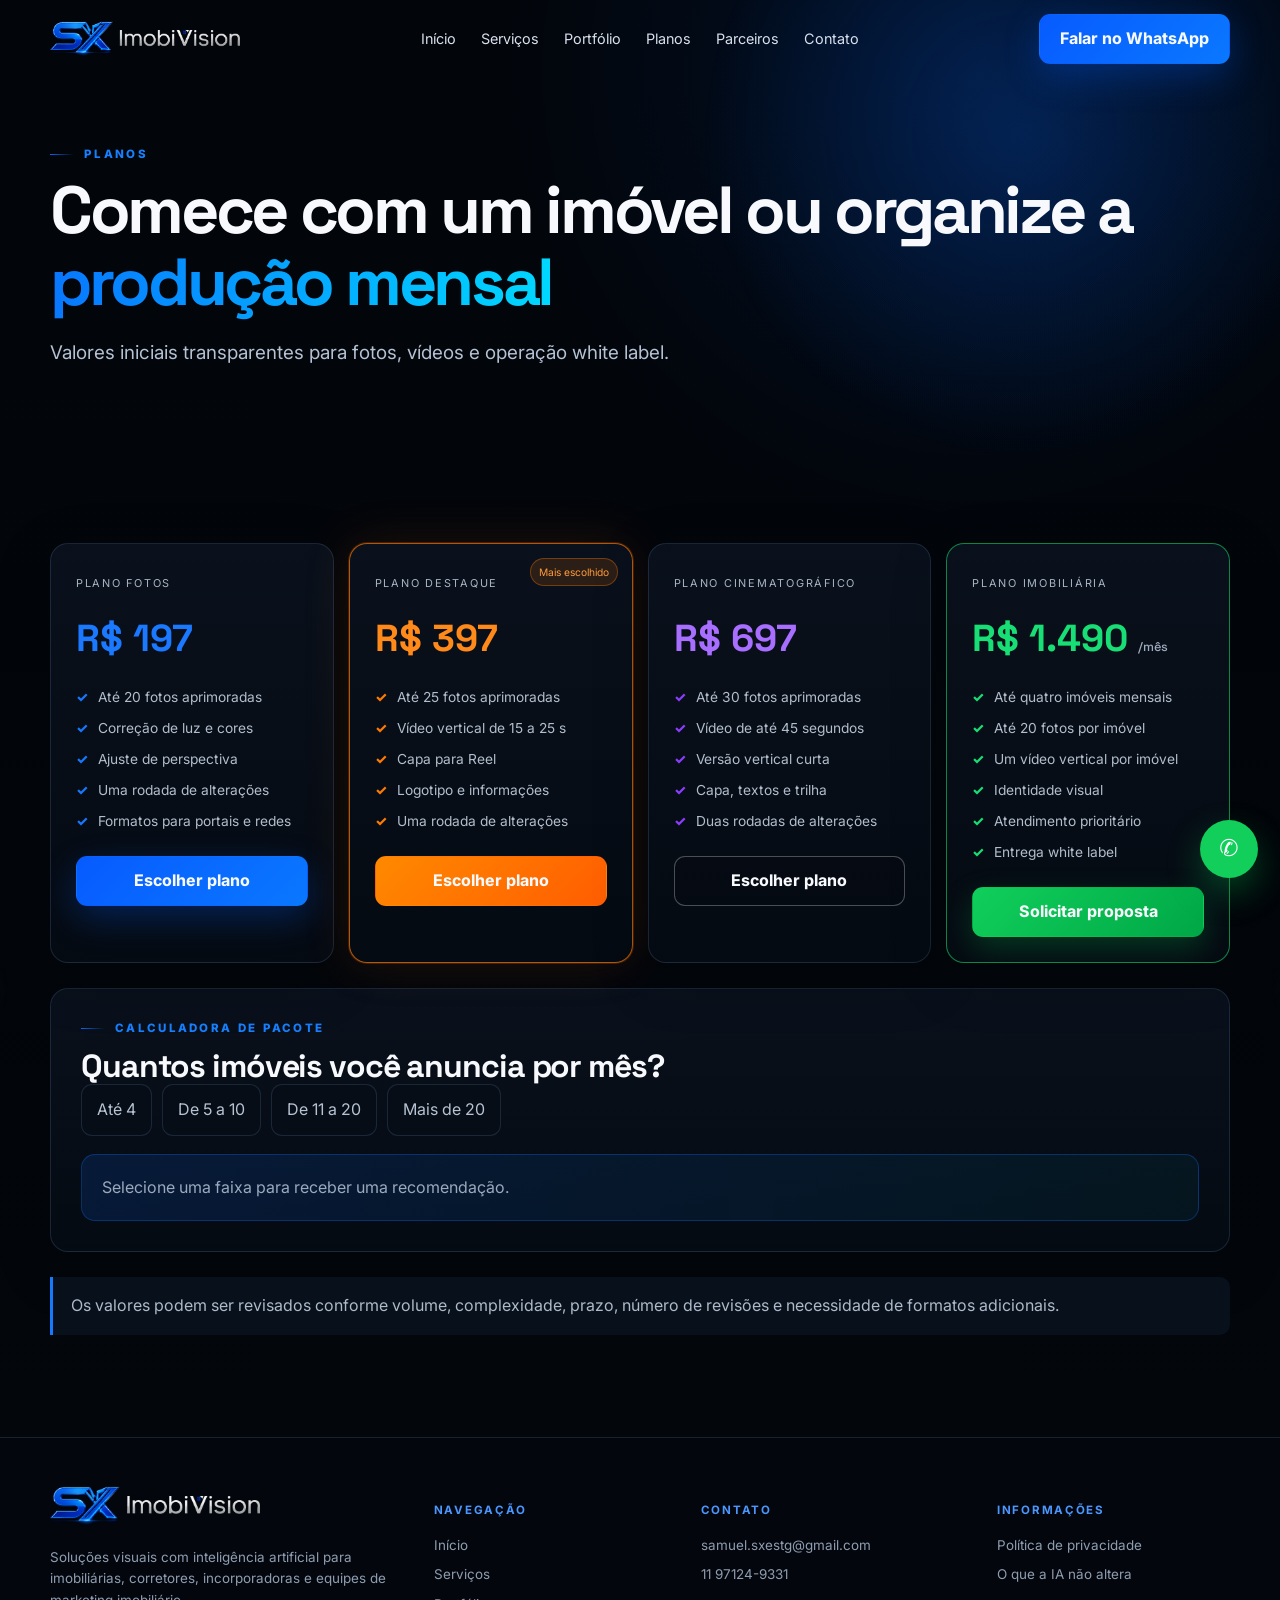
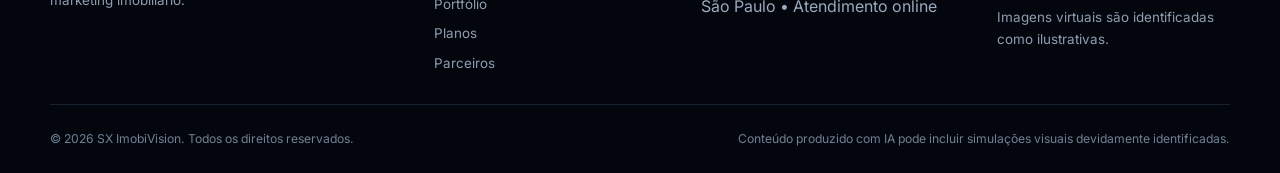
<file: planos.html>
<!doctype html><html lang="pt-BR"><head><meta charset="utf-8"><meta name="viewport" content="width=device-width,initial-scale=1"><title>Planos | SX ImobiVision</title><meta name="description" content="Planos de edição de fotos e vídeos imobiliários com IA."><meta name="theme-color" content="#02050a"><link rel="icon" href="/assets/images/favicon.png"><link rel="preconnect" href="https://fonts.googleapis.com"><link rel="preconnect" href="https://fonts.gstatic.com" crossorigin><link href="https://fonts.googleapis.com/css2?family=Inter:wght@400;500;600;700;800&family=Space+Grotesk:wght@500;600;700&display=swap" rel="stylesheet"><link rel="stylesheet" href="/assets/styles.css"><meta property="og:title" content="Planos | SX ImobiVision"><meta property="og:description" content="Planos de edição de fotos e vídeos imobiliários com IA."><meta property="og:type" content="website"><meta property="og:image" content="/assets/images/og-image.jpg"></head><body><header class="header"><div class="container nav"><a class="brand" href="/" aria-label="SX ImobiVision"><img src="/assets/images/logo-sx-imobivision.png" alt="SX ImobiVision"></a><nav class="nav-links" aria-label="Navegação principal"><a href="/" data-nav="inicio">Início</a><a href="/servicos.html" data-nav="servicos">Serviços</a><a href="/portfolio.html" data-nav="portfolio">Portfólio</a><a href="/planos.html" data-nav="planos">Planos</a><a href="/parceiros.html" data-nav="parceiros">Parceiros</a><a href="/contato.html" data-nav="contato">Contato</a></nav><div class="nav-cta"><a class="btn btn-primary" href="https://wa.me/5511971249331?text=Ol%C3%A1%21%20Vi%20o%20site%20e%20gostaria%20de%20receber%20uma%20amostra%20para%20um%20im%C3%B3vel.">Falar no WhatsApp</a><button class="menu-btn" aria-label="Abrir menu">☰</button></div></div></header>
<main><section class="page-hero"><div class="container"><p class="eyebrow">Planos</p><h1>Comece com um imóvel ou organize a <span class="gradient-text">produção mensal</span></h1><p class="lead">Valores iniciais transparentes para fotos, vídeos e operação white label.</p></div></section><section class="section"><div class="container"><div class="pricing-grid"><article class="card price-card" style="--check:#1678ff"><span class="price-name">Plano Fotos</span><div class="price blue">R$ 197</div><ul><li>Até 20 fotos aprimoradas</li><li>Correção de luz e cores</li><li>Ajuste de perspectiva</li><li>Uma rodada de alterações</li><li>Formatos para portais e redes</li></ul><a class="btn btn-primary" href="https://wa.me/5511971249331?text=Ol%C3%A1%21%20Vi%20o%20site%20e%20gostaria%20de%20receber%20uma%20amostra%20para%20um%20im%C3%B3vel.">Escolher plano</a></article><article class="card price-card featured" style="--check:#ff7a00"><span class="badge">Mais escolhido</span><span class="price-name">Plano Destaque</span><div class="price orange">R$ 397</div><ul><li>Até 25 fotos aprimoradas</li><li>Vídeo vertical de 15 a 25 s</li><li>Capa para Reel</li><li>Logotipo e informações</li><li>Uma rodada de alterações</li></ul><a class="btn btn-orange" href="https://wa.me/5511971249331?text=Ol%C3%A1%21%20Vi%20o%20site%20e%20gostaria%20de%20receber%20uma%20amostra%20para%20um%20im%C3%B3vel.">Escolher plano</a></article><article class="card price-card" style="--check:#8b3dff"><span class="price-name">Plano Cinematográfico</span><div class="price" style="color:#a86eff">R$ 697</div><ul><li>Até 30 fotos aprimoradas</li><li>Vídeo de até 45 segundos</li><li>Versão vertical curta</li><li>Capa, textos e trilha</li><li>Duas rodadas de alterações</li></ul><a class="btn btn-outline" href="https://wa.me/5511971249331?text=Ol%C3%A1%21%20Vi%20o%20site%20e%20gostaria%20de%20receber%20uma%20amostra%20para%20um%20im%C3%B3vel.">Escolher plano</a></article><article class="card price-card monthly" style="--check:#18df75"><span class="price-name">Plano Imobiliária</span><div class="price green">R$ 1.490 <small>/mês</small></div><ul><li>Até quatro imóveis mensais</li><li>Até 20 fotos por imóvel</li><li>Um vídeo vertical por imóvel</li><li>Identidade visual</li><li>Atendimento prioritário</li><li>Entrega white label</li></ul><a class="btn btn-whatsapp" href="https://wa.me/5511971249331?text=Ol%C3%A1%21%20Vi%20o%20site%20e%20gostaria%20de%20receber%20uma%20amostra%20para%20um%20im%C3%B3vel.">Solicitar proposta</a></article></div><div class="card calc" style="margin-top:25px"><p class="eyebrow">Calculadora de pacote</p><h2 style="font-size:2rem">Quantos imóveis você anuncia por mês?</h2><div class="calc-options"><button class="calc-option" data-qty="4">Até 4</button><button class="calc-option" data-qty="10">De 5 a 10</button><button class="calc-option" data-qty="20">De 11 a 20</button><button class="calc-option" data-qty="21">Mais de 20</button></div><div class="calc-result" id="calc-result"><span class="muted">Selecione uma faixa para receber uma recomendação.</span></div></div><p class="notice" style="margin-top:25px">Os valores podem ser revisados conforme volume, complexidade, prazo, número de revisões e necessidade de formatos adicionais.</p></div></section></main><footer class="footer"><div class="container"><div class="footer-grid"><div><a class="brand" href="/"><img src="/assets/images/logo-sx-imobivision.png" alt="SX ImobiVision"></a><p>Soluções visuais com inteligência artificial para imobiliárias, corretores, incorporadoras e equipes de marketing imobiliário.</p></div><div><h4>Navegação</h4><div class="footer-links"><a href="/">Início</a><a href="/servicos.html">Serviços</a><a href="/portfolio.html">Portfólio</a><a href="/planos.html">Planos</a><a href="/parceiros.html">Parceiros</a></div></div><div><h4>Contato</h4><div class="footer-links"><a href="mailto:samuel.sxestg@gmail.com">samuel.sxestg@gmail.com</a><a href="https://wa.me/5511971249331?text=Ol%C3%A1%21%20Vi%20o%20site%20e%20gostaria%20de%20receber%20uma%20amostra%20para%20um%20im%C3%B3vel.">11 97124-9331</a><span class="muted">São Paulo • Atendimento online</span></div></div><div><h4>Informações</h4><div class="footer-links"><a href="/politica-de-privacidade.html">Política de privacidade</a><a href="/servicos.html#limites-ia">O que a IA não altera</a><p>Imagens virtuais são identificadas como ilustrativas.</p></div></div></div><div class="footer-bottom"><span>© 2026 SX ImobiVision. Todos os direitos reservados.</span><span>Conteúdo produzido com IA pode incluir simulações visuais devidamente identificadas.</span></div></div></footer><a class="whatsapp-float" href="https://wa.me/5511971249331?text=Ol%C3%A1%21%20Vi%20o%20site%20e%20gostaria%20de%20receber%20uma%20amostra%20para%20um%20im%C3%B3vel." aria-label="Abrir WhatsApp">✆</a><script src="/assets/script.js"></script></body></html>
</file>
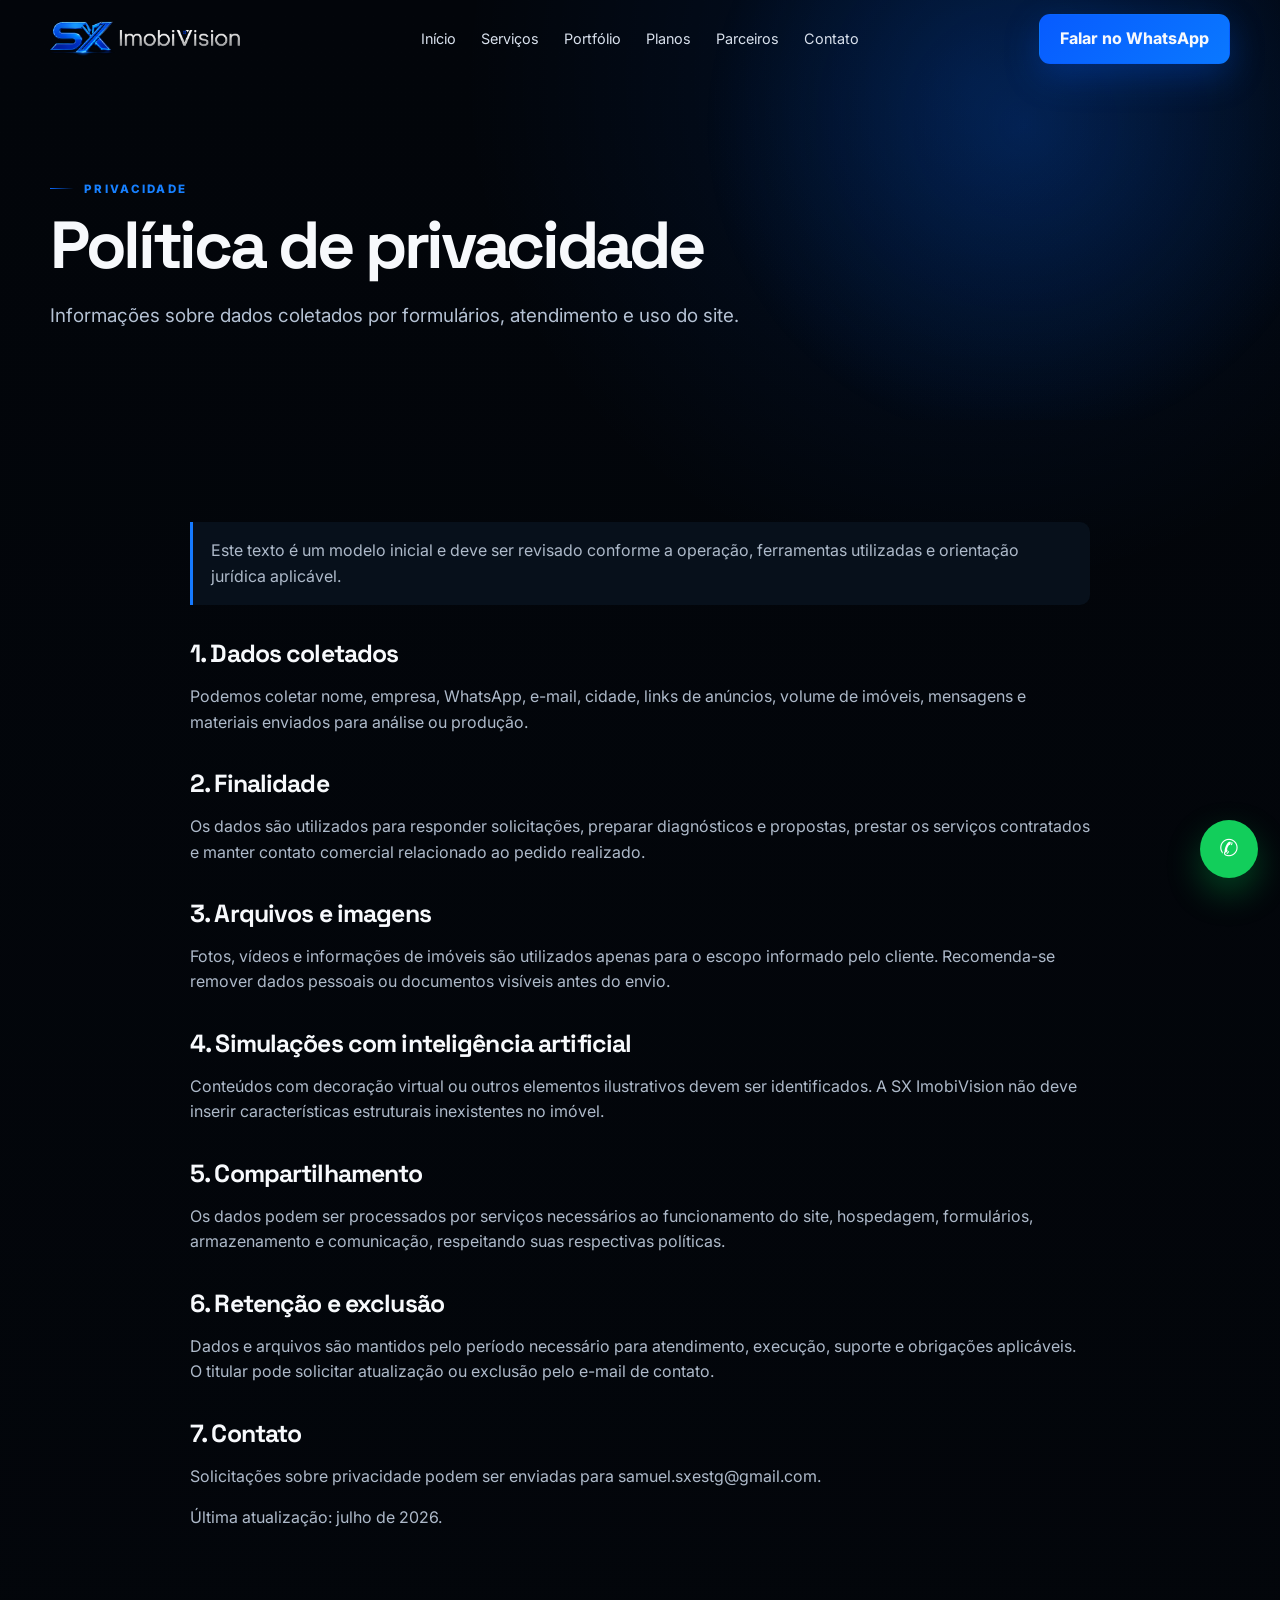
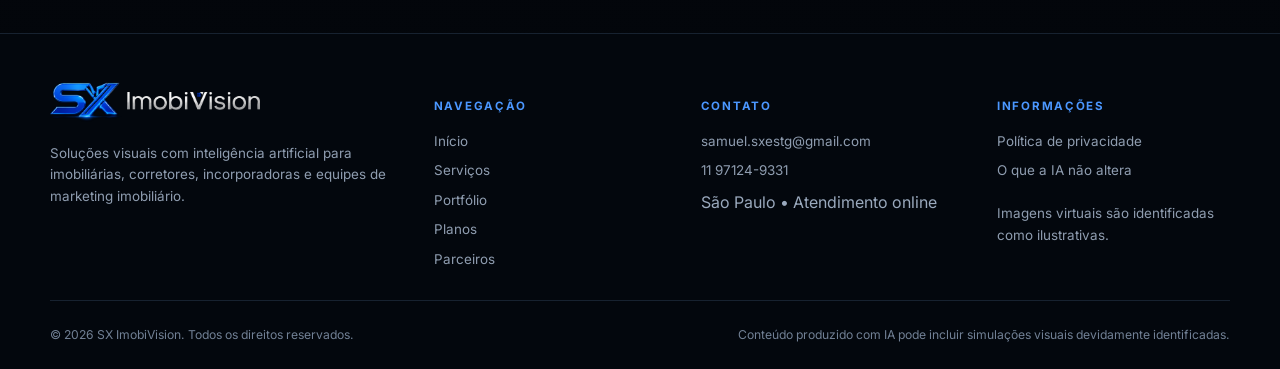
<file: politica-de-privacidade.html>
<!doctype html><html lang="pt-BR"><head><meta charset="utf-8"><meta name="viewport" content="width=device-width,initial-scale=1"><title>Política de Privacidade | SX ImobiVision</title><meta name="description" content="Política de privacidade e tratamento de dados da SX ImobiVision."><meta name="theme-color" content="#02050a"><link rel="icon" href="/assets/images/favicon.png"><link rel="preconnect" href="https://fonts.googleapis.com"><link rel="preconnect" href="https://fonts.gstatic.com" crossorigin><link href="https://fonts.googleapis.com/css2?family=Inter:wght@400;500;600;700;800&family=Space+Grotesk:wght@500;600;700&display=swap" rel="stylesheet"><link rel="stylesheet" href="/assets/styles.css"><meta property="og:title" content="Política de Privacidade | SX ImobiVision"><meta property="og:description" content="Política de privacidade e tratamento de dados da SX ImobiVision."><meta property="og:type" content="website"><meta property="og:image" content="/assets/images/og-image.jpg"></head><body><header class="header"><div class="container nav"><a class="brand" href="/" aria-label="SX ImobiVision"><img src="/assets/images/logo-sx-imobivision.png" alt="SX ImobiVision"></a><nav class="nav-links" aria-label="Navegação principal"><a href="/" data-nav="inicio">Início</a><a href="/servicos.html" data-nav="servicos">Serviços</a><a href="/portfolio.html" data-nav="portfolio">Portfólio</a><a href="/planos.html" data-nav="planos">Planos</a><a href="/parceiros.html" data-nav="parceiros">Parceiros</a><a href="/contato.html" data-nav="contato">Contato</a></nav><div class="nav-cta"><a class="btn btn-primary" href="https://wa.me/5511971249331?text=Ol%C3%A1%21%20Vi%20o%20site%20e%20gostaria%20de%20receber%20uma%20amostra%20para%20um%20im%C3%B3vel.">Falar no WhatsApp</a><button class="menu-btn" aria-label="Abrir menu">☰</button></div></div></header>
<main><section class="page-hero"><div class="container"><p class="eyebrow">Privacidade</p><h1>Política de privacidade</h1><p class="lead">Informações sobre dados coletados por formulários, atendimento e uso do site.</p></div></section><section class="section"><div class="container legal"><p class="notice">Este texto é um modelo inicial e deve ser revisado conforme a operação, ferramentas utilizadas e orientação jurídica aplicável.</p><h2>1. Dados coletados</h2><p>Podemos coletar nome, empresa, WhatsApp, e-mail, cidade, links de anúncios, volume de imóveis, mensagens e materiais enviados para análise ou produção.</p><h2>2. Finalidade</h2><p>Os dados são utilizados para responder solicitações, preparar diagnósticos e propostas, prestar os serviços contratados e manter contato comercial relacionado ao pedido realizado.</p><h2>3. Arquivos e imagens</h2><p>Fotos, vídeos e informações de imóveis são utilizados apenas para o escopo informado pelo cliente. Recomenda-se remover dados pessoais ou documentos visíveis antes do envio.</p><h2>4. Simulações com inteligência artificial</h2><p>Conteúdos com decoração virtual ou outros elementos ilustrativos devem ser identificados. A SX ImobiVision não deve inserir características estruturais inexistentes no imóvel.</p><h2>5. Compartilhamento</h2><p>Os dados podem ser processados por serviços necessários ao funcionamento do site, hospedagem, formulários, armazenamento e comunicação, respeitando suas respectivas políticas.</p><h2>6. Retenção e exclusão</h2><p>Dados e arquivos são mantidos pelo período necessário para atendimento, execução, suporte e obrigações aplicáveis. O titular pode solicitar atualização ou exclusão pelo e-mail de contato.</p><h2>7. Contato</h2><p>Solicitações sobre privacidade podem ser enviadas para <a href="mailto:samuel.sxestg@gmail.com">samuel.sxestg@gmail.com</a>.</p><p>Última atualização: julho de 2026.</p></div></section></main><footer class="footer"><div class="container"><div class="footer-grid"><div><a class="brand" href="/"><img src="/assets/images/logo-sx-imobivision.png" alt="SX ImobiVision"></a><p>Soluções visuais com inteligência artificial para imobiliárias, corretores, incorporadoras e equipes de marketing imobiliário.</p></div><div><h4>Navegação</h4><div class="footer-links"><a href="/">Início</a><a href="/servicos.html">Serviços</a><a href="/portfolio.html">Portfólio</a><a href="/planos.html">Planos</a><a href="/parceiros.html">Parceiros</a></div></div><div><h4>Contato</h4><div class="footer-links"><a href="mailto:samuel.sxestg@gmail.com">samuel.sxestg@gmail.com</a><a href="https://wa.me/5511971249331?text=Ol%C3%A1%21%20Vi%20o%20site%20e%20gostaria%20de%20receber%20uma%20amostra%20para%20um%20im%C3%B3vel.">11 97124-9331</a><span class="muted">São Paulo • Atendimento online</span></div></div><div><h4>Informações</h4><div class="footer-links"><a href="/politica-de-privacidade.html">Política de privacidade</a><a href="/servicos.html#limites-ia">O que a IA não altera</a><p>Imagens virtuais são identificadas como ilustrativas.</p></div></div></div><div class="footer-bottom"><span>© 2026 SX ImobiVision. Todos os direitos reservados.</span><span>Conteúdo produzido com IA pode incluir simulações visuais devidamente identificadas.</span></div></div></footer><a class="whatsapp-float" href="https://wa.me/5511971249331?text=Ol%C3%A1%21%20Vi%20o%20site%20e%20gostaria%20de%20receber%20uma%20amostra%20para%20um%20im%C3%B3vel." aria-label="Abrir WhatsApp">✆</a><script src="/assets/script.js"></script></body></html>
</file>
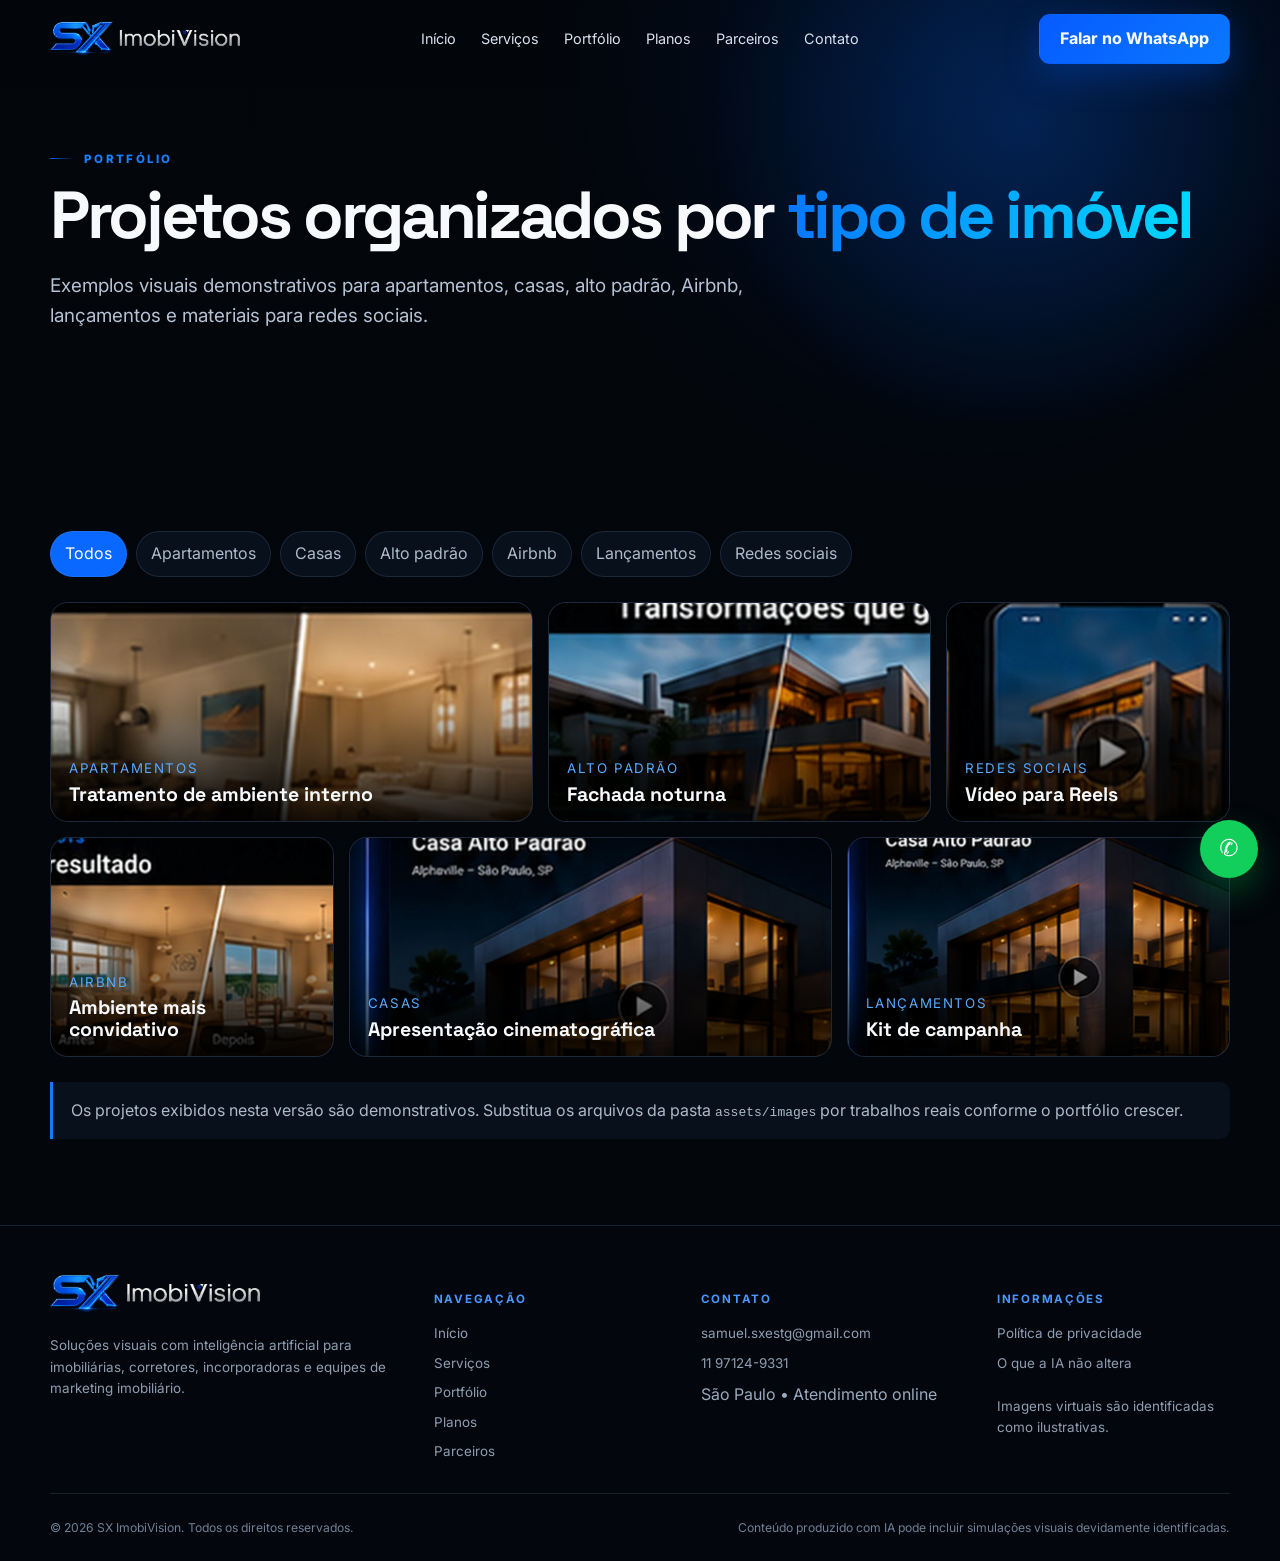
<file: portfolio.html>
<!doctype html><html lang="pt-BR"><head><meta charset="utf-8"><meta name="viewport" content="width=device-width,initial-scale=1"><title>Portfólio | SX ImobiVision</title><meta name="description" content="Portfólio de fotos e conteúdos imobiliários aprimorados com IA."><meta name="theme-color" content="#02050a"><link rel="icon" href="/assets/images/favicon.png"><link rel="preconnect" href="https://fonts.googleapis.com"><link rel="preconnect" href="https://fonts.gstatic.com" crossorigin><link href="https://fonts.googleapis.com/css2?family=Inter:wght@400;500;600;700;800&family=Space+Grotesk:wght@500;600;700&display=swap" rel="stylesheet"><link rel="stylesheet" href="/assets/styles.css"><meta property="og:title" content="Portfólio | SX ImobiVision"><meta property="og:description" content="Portfólio de fotos e conteúdos imobiliários aprimorados com IA."><meta property="og:type" content="website"><meta property="og:image" content="/assets/images/og-image.jpg"></head><body><header class="header"><div class="container nav"><a class="brand" href="/" aria-label="SX ImobiVision"><img src="/assets/images/logo-sx-imobivision.png" alt="SX ImobiVision"></a><nav class="nav-links" aria-label="Navegação principal"><a href="/" data-nav="inicio">Início</a><a href="/servicos.html" data-nav="servicos">Serviços</a><a href="/portfolio.html" data-nav="portfolio">Portfólio</a><a href="/planos.html" data-nav="planos">Planos</a><a href="/parceiros.html" data-nav="parceiros">Parceiros</a><a href="/contato.html" data-nav="contato">Contato</a></nav><div class="nav-cta"><a class="btn btn-primary" href="https://wa.me/5511971249331?text=Ol%C3%A1%21%20Vi%20o%20site%20e%20gostaria%20de%20receber%20uma%20amostra%20para%20um%20im%C3%B3vel.">Falar no WhatsApp</a><button class="menu-btn" aria-label="Abrir menu">☰</button></div></div></header>
<main><section class="page-hero"><div class="container"><p class="eyebrow">Portfólio</p><h1>Projetos organizados por <span class="gradient-text">tipo de imóvel</span></h1><p class="lead">Exemplos visuais demonstrativos para apartamentos, casas, alto padrão, Airbnb, lançamentos e materiais para redes sociais.</p></div></section><section class="section"><div class="container"><div class="filter-row"><button class="filter-btn active" data-filter="todos">Todos</button><button class="filter-btn" data-filter="apartamentos">Apartamentos</button><button class="filter-btn" data-filter="casas">Casas</button><button class="filter-btn" data-filter="alto-padrao">Alto padrão</button><button class="filter-btn" data-filter="airbnb">Airbnb</button><button class="filter-btn" data-filter="lancamentos">Lançamentos</button><button class="filter-btn" data-filter="redes">Redes sociais</button></div><div class="portfolio-grid"><article class="project" data-category="apartamentos airbnb"><img src="/assets/images/sala-valorizada.webp" alt="Sala valorizada"><div class="project-copy"><small>Apartamentos</small><h3>Tratamento de ambiente interno</h3></div></article><article class="project" data-category="casas alto-padrao"><img src="/assets/images/casa-noturna.webp" alt="Fachada premium"><div class="project-copy"><small>Alto padrão</small><h3>Fachada noturna</h3></div></article><article class="project" data-category="redes"><img src="/assets/images/reels.webp" alt="Formato Reel"><div class="project-copy"><small>Redes sociais</small><h3>Vídeo para Reels</h3></div></article><article class="project" data-category="airbnb apartamentos"><img src="/assets/images/interior-claro.webp" alt="Interior para Airbnb"><div class="project-copy"><small>Airbnb</small><h3>Ambiente mais convidativo</h3></div></article><article class="project" data-category="casas alto-padrao lancamentos"><img src="/assets/images/alto-padrao.webp" alt="Casa de alto padrão"><div class="project-copy"><small>Casas</small><h3>Apresentação cinematográfica</h3></div></article><article class="project" data-category="lancamentos redes"><img src="/assets/images/anuncio-premium.webp" alt="Anúncio premium"><div class="project-copy"><small>Lançamentos</small><h3>Kit de campanha</h3></div></article></div><div class="notice" style="margin-top:25px">Os projetos exibidos nesta versão são demonstrativos. Substitua os arquivos da pasta <code>assets/images</code> por trabalhos reais conforme o portfólio crescer.</div></div></section></main><footer class="footer"><div class="container"><div class="footer-grid"><div><a class="brand" href="/"><img src="/assets/images/logo-sx-imobivision.png" alt="SX ImobiVision"></a><p>Soluções visuais com inteligência artificial para imobiliárias, corretores, incorporadoras e equipes de marketing imobiliário.</p></div><div><h4>Navegação</h4><div class="footer-links"><a href="/">Início</a><a href="/servicos.html">Serviços</a><a href="/portfolio.html">Portfólio</a><a href="/planos.html">Planos</a><a href="/parceiros.html">Parceiros</a></div></div><div><h4>Contato</h4><div class="footer-links"><a href="mailto:samuel.sxestg@gmail.com">samuel.sxestg@gmail.com</a><a href="https://wa.me/5511971249331?text=Ol%C3%A1%21%20Vi%20o%20site%20e%20gostaria%20de%20receber%20uma%20amostra%20para%20um%20im%C3%B3vel.">11 97124-9331</a><span class="muted">São Paulo • Atendimento online</span></div></div><div><h4>Informações</h4><div class="footer-links"><a href="/politica-de-privacidade.html">Política de privacidade</a><a href="/servicos.html#limites-ia">O que a IA não altera</a><p>Imagens virtuais são identificadas como ilustrativas.</p></div></div></div><div class="footer-bottom"><span>© 2026 SX ImobiVision. Todos os direitos reservados.</span><span>Conteúdo produzido com IA pode incluir simulações visuais devidamente identificadas.</span></div></div></footer><a class="whatsapp-float" href="https://wa.me/5511971249331?text=Ol%C3%A1%21%20Vi%20o%20site%20e%20gostaria%20de%20receber%20uma%20amostra%20para%20um%20im%C3%B3vel." aria-label="Abrir WhatsApp">✆</a><script src="/assets/script.js"></script></body></html>
</file>
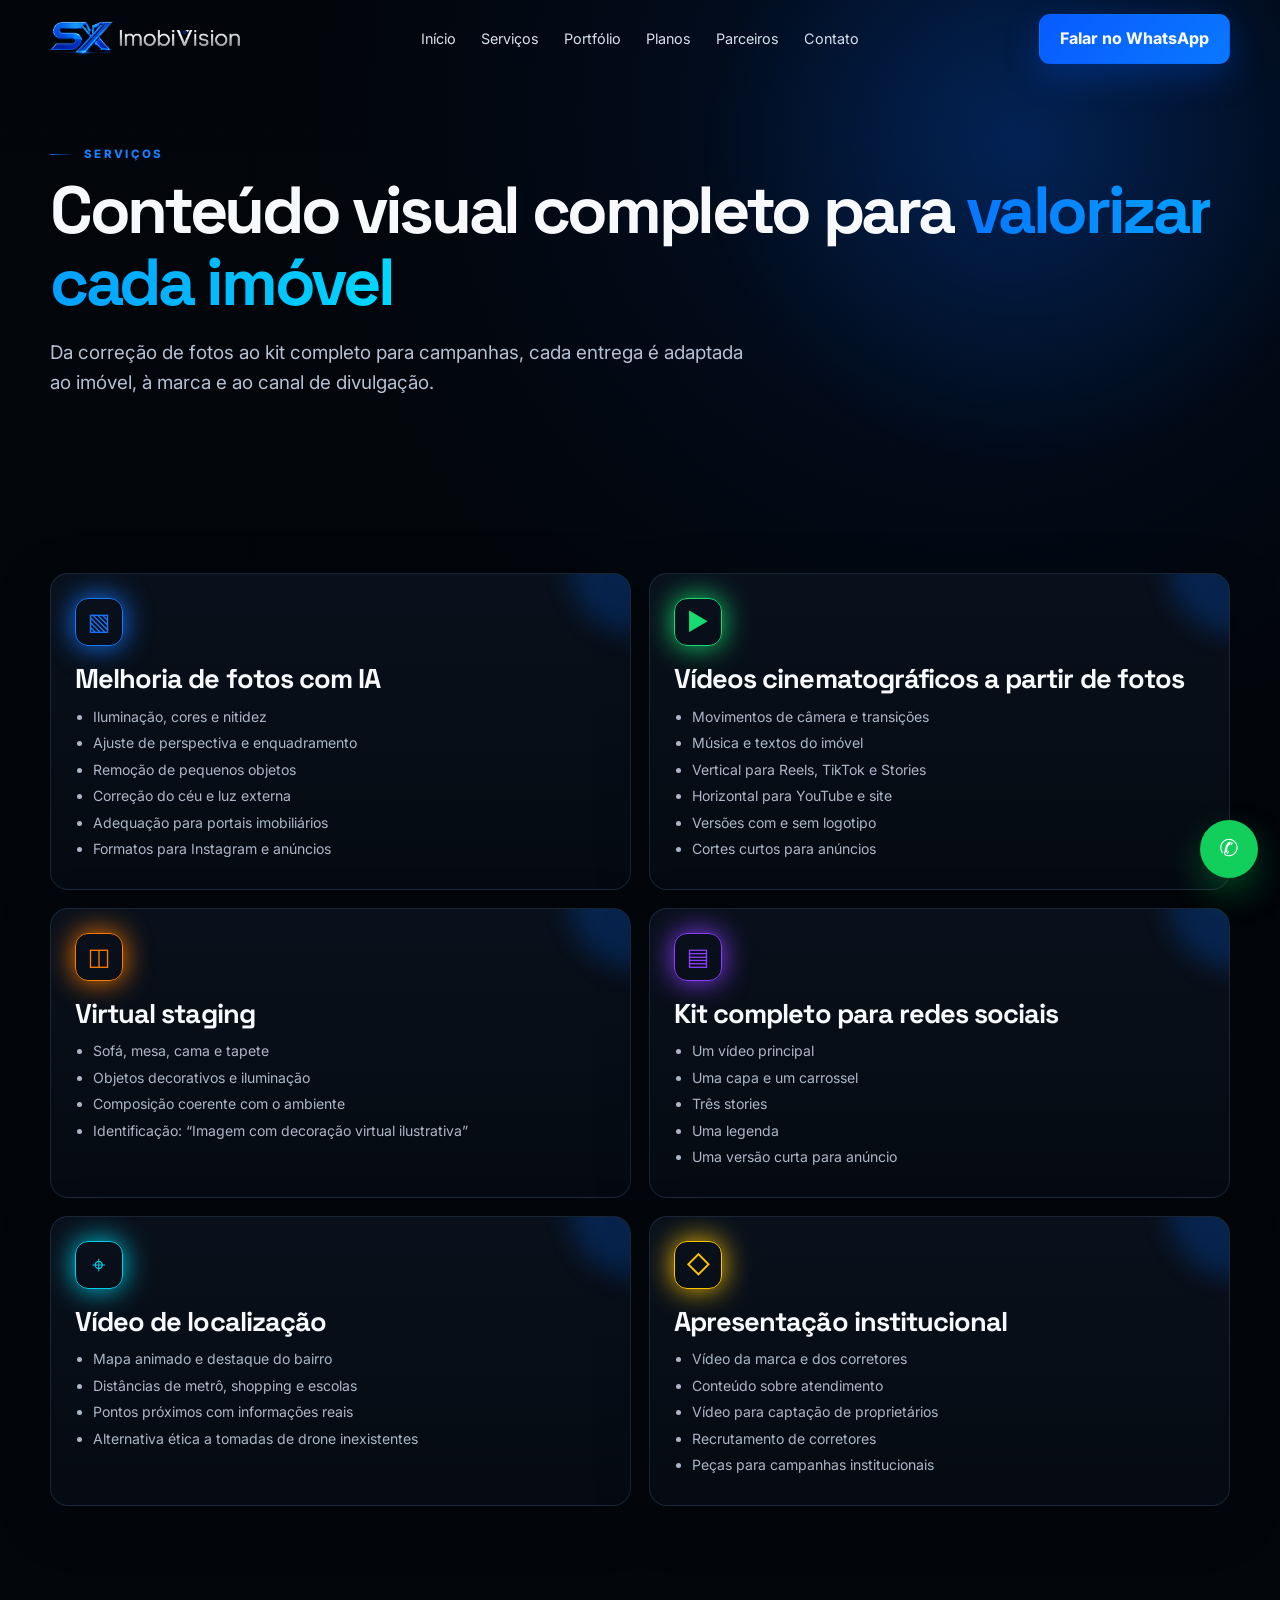
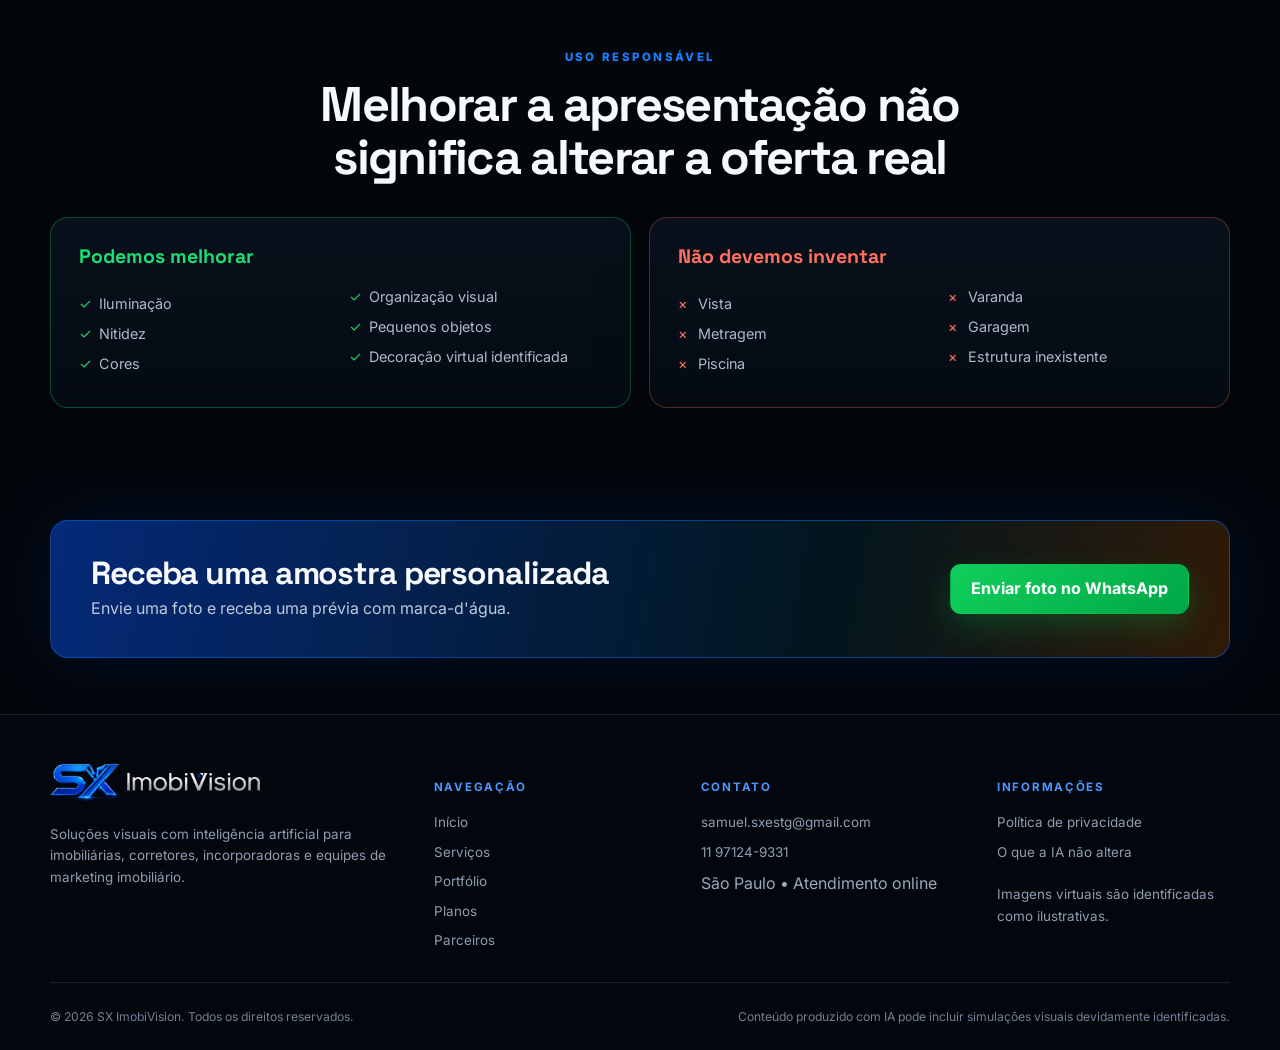
<file: servicos.html>
<!doctype html><html lang="pt-BR"><head><meta charset="utf-8"><meta name="viewport" content="width=device-width,initial-scale=1"><title>Serviços | SX ImobiVision</title><meta name="description" content="Soluções de fotos, vídeos, virtual staging e conteúdo imobiliário com IA."><meta name="theme-color" content="#02050a"><link rel="icon" href="/assets/images/favicon.png"><link rel="preconnect" href="https://fonts.googleapis.com"><link rel="preconnect" href="https://fonts.gstatic.com" crossorigin><link href="https://fonts.googleapis.com/css2?family=Inter:wght@400;500;600;700;800&family=Space+Grotesk:wght@500;600;700&display=swap" rel="stylesheet"><link rel="stylesheet" href="/assets/styles.css"><meta property="og:title" content="Serviços | SX ImobiVision"><meta property="og:description" content="Soluções de fotos, vídeos, virtual staging e conteúdo imobiliário com IA."><meta property="og:type" content="website"><meta property="og:image" content="/assets/images/og-image.jpg"></head><body><header class="header"><div class="container nav"><a class="brand" href="/" aria-label="SX ImobiVision"><img src="/assets/images/logo-sx-imobivision.png" alt="SX ImobiVision"></a><nav class="nav-links" aria-label="Navegação principal"><a href="/" data-nav="inicio">Início</a><a href="/servicos.html" data-nav="servicos">Serviços</a><a href="/portfolio.html" data-nav="portfolio">Portfólio</a><a href="/planos.html" data-nav="planos">Planos</a><a href="/parceiros.html" data-nav="parceiros">Parceiros</a><a href="/contato.html" data-nav="contato">Contato</a></nav><div class="nav-cta"><a class="btn btn-primary" href="https://wa.me/5511971249331?text=Ol%C3%A1%21%20Vi%20o%20site%20e%20gostaria%20de%20receber%20uma%20amostra%20para%20um%20im%C3%B3vel.">Falar no WhatsApp</a><button class="menu-btn" aria-label="Abrir menu">☰</button></div></div></header>
<main><section class="page-hero"><div class="container"><p class="eyebrow">Serviços</p><h1>Conteúdo visual completo para <span class="gradient-text">valorizar cada imóvel</span></h1><p class="lead">Da correção de fotos ao kit completo para campanhas, cada entrega é adaptada ao imóvel, à marca e ao canal de divulgação.</p></div></section><section class="section"><div class="container"><div class="grid grid-2">
<article class="card service-card"><span class="service-icon" style="color:#1678ff">▧</span><h2 style="font-size:1.7rem">Melhoria de fotos com IA</h2><ul><li>Iluminação, cores e nitidez</li><li>Ajuste de perspectiva e enquadramento</li><li>Remoção de pequenos objetos</li><li>Correção do céu e luz externa</li><li>Adequação para portais imobiliários</li><li>Formatos para Instagram e anúncios</li></ul></article>
<article class="card service-card"><span class="service-icon" style="color:#16db70">▶</span><h2 style="font-size:1.7rem">Vídeos cinematográficos a partir de fotos</h2><ul><li>Movimentos de câmera e transições</li><li>Música e textos do imóvel</li><li>Vertical para Reels, TikTok e Stories</li><li>Horizontal para YouTube e site</li><li>Versões com e sem logotipo</li><li>Cortes curtos para anúncios</li></ul></article>
<article class="card service-card"><span class="service-icon" style="color:#ff7a00">◫</span><h2 style="font-size:1.7rem">Virtual staging</h2><ul><li>Sofá, mesa, cama e tapete</li><li>Objetos decorativos e iluminação</li><li>Composição coerente com o ambiente</li><li>Identificação: “Imagem com decoração virtual ilustrativa”</li></ul></article>
<article class="card service-card"><span class="service-icon" style="color:#8b3dff">▤</span><h2 style="font-size:1.7rem">Kit completo para redes sociais</h2><ul><li>Um vídeo principal</li><li>Uma capa e um carrossel</li><li>Três stories</li><li>Uma legenda</li><li>Uma versão curta para anúncio</li></ul></article>
<article class="card service-card"><span class="service-icon" style="color:#00cfe8">⌖</span><h2 style="font-size:1.7rem">Vídeo de localização</h2><ul><li>Mapa animado e destaque do bairro</li><li>Distâncias de metrô, shopping e escolas</li><li>Pontos próximos com informações reais</li><li>Alternativa ética a tomadas de drone inexistentes</li></ul></article>
<article class="card service-card"><span class="service-icon" style="color:#ffc400">◇</span><h2 style="font-size:1.7rem">Apresentação institucional</h2><ul><li>Vídeo da marca e dos corretores</li><li>Conteúdo sobre atendimento</li><li>Vídeo para captação de proprietários</li><li>Recrutamento de corretores</li><li>Peças para campanhas institucionais</li></ul></article>
</div></div></section><section class="section-tight" id="limites-ia"><div class="container"><div class="section-head center"><p class="eyebrow">Uso responsável</p><h2>Melhorar a apresentação não significa alterar a oferta real</h2></div><div class="trust-grid"><article class="card trust-card good"><h3 style="color:#18df75">Podemos melhorar</h3><ul><li>Iluminação</li><li>Nitidez</li><li>Cores</li><li>Organização visual</li><li>Pequenos objetos</li><li>Decoração virtual identificada</li></ul></article><article class="card trust-card bad"><h3 style="color:#ff715f">Não devemos inventar</h3><ul><li>Vista</li><li>Metragem</li><li>Piscina</li><li>Varanda</li><li>Garagem</li><li>Estrutura inexistente</li></ul></article></div></div></section><section class="section-tight"><div class="container"><div class="card cta"><div><h2 style="font-size:2rem">Receba uma amostra personalizada</h2><p>Envie uma foto e receba uma prévia com marca-d'água.</p></div><a class="btn btn-whatsapp" href="https://wa.me/5511971249331?text=Ol%C3%A1%21%20Vi%20o%20site%20e%20gostaria%20de%20receber%20uma%20amostra%20para%20um%20im%C3%B3vel.">Enviar foto no WhatsApp</a></div></div></section></main><footer class="footer"><div class="container"><div class="footer-grid"><div><a class="brand" href="/"><img src="/assets/images/logo-sx-imobivision.png" alt="SX ImobiVision"></a><p>Soluções visuais com inteligência artificial para imobiliárias, corretores, incorporadoras e equipes de marketing imobiliário.</p></div><div><h4>Navegação</h4><div class="footer-links"><a href="/">Início</a><a href="/servicos.html">Serviços</a><a href="/portfolio.html">Portfólio</a><a href="/planos.html">Planos</a><a href="/parceiros.html">Parceiros</a></div></div><div><h4>Contato</h4><div class="footer-links"><a href="mailto:samuel.sxestg@gmail.com">samuel.sxestg@gmail.com</a><a href="https://wa.me/5511971249331?text=Ol%C3%A1%21%20Vi%20o%20site%20e%20gostaria%20de%20receber%20uma%20amostra%20para%20um%20im%C3%B3vel.">11 97124-9331</a><span class="muted">São Paulo • Atendimento online</span></div></div><div><h4>Informações</h4><div class="footer-links"><a href="/politica-de-privacidade.html">Política de privacidade</a><a href="/servicos.html#limites-ia">O que a IA não altera</a><p>Imagens virtuais são identificadas como ilustrativas.</p></div></div></div><div class="footer-bottom"><span>© 2026 SX ImobiVision. Todos os direitos reservados.</span><span>Conteúdo produzido com IA pode incluir simulações visuais devidamente identificadas.</span></div></div></footer><a class="whatsapp-float" href="https://wa.me/5511971249331?text=Ol%C3%A1%21%20Vi%20o%20site%20e%20gostaria%20de%20receber%20uma%20amostra%20para%20um%20im%C3%B3vel." aria-label="Abrir WhatsApp">✆</a><script src="/assets/script.js"></script></body></html>
</file>
<file: assets/styles.css>
:root{
  --bg:#02050a;--bg-soft:#07101b;--card:#08111e;--card-2:#0b1421;
  --text:#f7f9fc;--muted:#9aa9bd;--line:rgba(126,163,217,.17);
  --blue:#0968ff;--blue-2:#00a8ff;--cyan:#00e5ff;--green:#11d66f;
  --orange:#ff7a00;--yellow:#ffc400;--purple:#8b3dff;
  --shadow:0 24px 80px rgba(0,0,0,.55);--radius:22px;--max:1180px;
}
*{box-sizing:border-box}html{scroll-behavior:smooth;scroll-padding-top:92px}
body{margin:0;background:radial-gradient(circle at 76% 4%,rgba(0,98,255,.12),transparent 24%),linear-gradient(180deg,#02050a 0%,#03060b 100%);color:var(--text);font-family:Inter,system-ui,-apple-system,Segoe UI,sans-serif;line-height:1.6;overflow-x:hidden}
body::before{content:"";position:fixed;inset:0;pointer-events:none;opacity:.28;background-image:linear-gradient(rgba(255,255,255,.018) 1px,transparent 1px),linear-gradient(90deg,rgba(255,255,255,.018) 1px,transparent 1px);background-size:44px 44px;mask-image:linear-gradient(to bottom,black,transparent 70%);z-index:-1}
a{color:inherit;text-decoration:none}img{max-width:100%;display:block}button,input,select,textarea{font:inherit}.container{width:min(var(--max),calc(100% - 40px));margin-inline:auto}.section{padding:86px 0}.section-tight{padding:56px 0}.eyebrow{display:flex;align-items:center;gap:10px;font-size:.72rem;letter-spacing:.2em;text-transform:uppercase;color:#1780ff;font-weight:800;margin:0 0 12px}.eyebrow::before{content:"";width:24px;height:1px;background:linear-gradient(90deg,var(--blue),transparent)}h1,h2,h3{font-family:"Space Grotesk",Inter,sans-serif;line-height:1.08;margin:0}h1{font-size:clamp(2.4rem,5.2vw,5rem);letter-spacing:-.05em}h2{font-size:clamp(2rem,3.8vw,3.35rem);letter-spacing:-.035em}h3{font-size:1.22rem}.lead{font-size:clamp(1.02rem,1.6vw,1.18rem);color:#b5c2d4;max-width:760px}.muted{color:var(--muted)}.gradient-text{background:linear-gradient(90deg,#0877ff,#00d8ff);-webkit-background-clip:text;background-clip:text;color:transparent}.section-head{max-width:800px;margin-bottom:34px}.section-head.center{text-align:center;margin-inline:auto}.section-head.center .eyebrow{justify-content:center}.section-head.center .eyebrow::before{display:none}
.header{position:fixed;z-index:50;top:0;left:0;right:0;border-bottom:1px solid transparent;transition:.25s}.header.scrolled{background:rgba(2,5,10,.86);backdrop-filter:blur(18px);border-color:var(--line)}.nav{height:78px;display:flex;align-items:center;justify-content:space-between;gap:24px}.brand{display:inline-flex;align-items:center;min-width:188px}.brand img{width:190px;height:auto}.nav-links{display:flex;align-items:center;gap:25px;font-size:.9rem;color:#d8e0ec}.nav-links a{position:relative;padding:28px 0}.nav-links a::after{content:"";position:absolute;height:2px;background:var(--blue);left:0;right:100%;bottom:18px;transition:.2s}.nav-links a:hover::after,.nav-links a.active::after{right:0}.nav-cta{display:flex;align-items:center;gap:10px}.menu-btn{display:none;border:1px solid var(--line);background:#08101b;color:#fff;width:44px;height:44px;border-radius:12px;font-size:1.25rem}.btn{display:inline-flex;align-items:center;justify-content:center;gap:10px;min-height:50px;padding:0 20px;border-radius:11px;border:1px solid transparent;font-weight:750;cursor:pointer;transition:.22s;box-shadow:none}.btn:hover{transform:translateY(-2px)}.btn-primary{background:linear-gradient(135deg,#075bff,#0a78ff);box-shadow:0 12px 35px rgba(4,95,255,.28)}.btn-primary:hover{box-shadow:0 17px 40px rgba(4,95,255,.38)}.btn-outline{border-color:rgba(255,255,255,.28);background:rgba(5,10,18,.45)}.btn-whatsapp{background:linear-gradient(135deg,#10cf5b,#00a746);box-shadow:0 12px 30px rgba(0,188,77,.25)}.btn-orange{background:linear-gradient(135deg,#ff8900,#ff5d00)}.button-row{display:flex;flex-wrap:wrap;gap:12px}
.hero{min-height:760px;padding:150px 0 80px;display:flex;align-items:center;position:relative}.hero-grid{display:grid;grid-template-columns:1.02fr .98fr;align-items:center;gap:54px}.hero-copy p{max-width:620px}.hero-copy .button-row{margin:30px 0 24px}.trust-line{display:flex;align-items:center;gap:10px;color:#b8c4d4;font-size:.9rem}.trust-line span{width:26px;height:26px;border-radius:50%;display:grid;place-items:center;background:rgba(14,211,112,.12);color:var(--green);border:1px solid rgba(14,211,112,.35)}.hero-visual{position:relative}.hero-card{position:relative;border-radius:28px;padding:10px;background:linear-gradient(135deg,rgba(0,106,255,.8),rgba(0,0,0,.15) 45%,rgba(255,119,0,.7));box-shadow:0 30px 90px rgba(0,0,0,.62)}.hero-card::before{content:"";position:absolute;inset:-60px;background:radial-gradient(circle,rgba(0,112,255,.16),transparent 58%);z-index:-1}.hero-card-inner{background:#050910;border-radius:20px;overflow:hidden;position:relative}.hero-card-inner img{width:100%;aspect-ratio:1.42;object-fit:cover}.hero-overlay{position:absolute;inset:auto 14px 14px 14px;display:grid;grid-template-columns:repeat(3,1fr);gap:8px}.metric{background:rgba(3,8,15,.86);border:1px solid rgba(255,255,255,.1);backdrop-filter:blur(9px);border-radius:12px;padding:11px;text-align:center}.metric b{display:block;font-size:1.05rem}.metric span{display:block;font-size:.68rem;color:#a5b2c5}.metric.blue b{color:#30a0ff}.metric.green b{color:#15e87e}.metric.orange b{color:#ff9b28}.floating-badge{position:absolute;right:-12px;top:24px;padding:12px 15px;background:#080f18;border:1px solid rgba(255,255,255,.12);border-radius:13px;box-shadow:var(--shadow);font-size:.78rem}.floating-badge b{display:block;color:#fff}.floating-badge span{color:#93a3b6}.mini-benefits{display:grid;grid-template-columns:repeat(3,1fr);gap:14px;margin-top:22px}.mini-benefit{display:flex;gap:9px;align-items:center;font-size:.75rem;color:#aeb9c8}.mini-benefit i{font-style:normal;color:#20a0ff}
.logo-strip{border-block:1px solid var(--line);background:rgba(6,11,18,.66)}.logo-strip .container{padding:22px 0}.logo-strip p{text-align:center;margin:0 0 16px;color:#b7c1cf}.fake-logos{display:grid;grid-template-columns:repeat(6,1fr);gap:20px;opacity:.72}.fake-logo{display:flex;align-items:center;justify-content:center;gap:8px;color:#c2cad5;text-transform:uppercase;font-size:.74rem;letter-spacing:.12em}.fake-logo::before{content:"";width:22px;height:22px;border:1px solid #738299;transform:rotate(45deg)}
.grid{display:grid;gap:18px}.grid-3{grid-template-columns:repeat(3,1fr)}.grid-2{grid-template-columns:repeat(2,1fr)}.card{border:1px solid var(--line);background:linear-gradient(180deg,rgba(10,18,30,.92),rgba(5,11,19,.94));border-radius:18px;box-shadow:0 15px 55px rgba(0,0,0,.22)}.service-card{padding:24px;min-height:220px;position:relative;overflow:hidden}.service-card::after{content:"";position:absolute;width:130px;height:130px;border-radius:50%;right:-70px;top:-70px;background:var(--glow,rgba(0,105,255,.22));filter:blur(12px)}.service-icon{width:48px;height:48px;border-radius:13px;display:grid;place-items:center;font-size:1.5rem;border:1px solid currentColor;margin-bottom:18px;box-shadow:0 0 28px currentColor;color:var(--accent,#1678ff)}.service-card p{color:#9eacbf;font-size:.93rem;margin:.6rem 0 0}.service-card ul{margin:12px 0 0;padding-left:18px;color:#aab7c8;font-size:.88rem}.service-card li{margin:4px 0}
.ba-card{overflow:hidden}.ba-slider{position:relative;aspect-ratio:1.45;background:#111;overflow:hidden}.ba-slider>img{position:absolute;inset:0;width:100%;height:100%;object-fit:cover}.ba-after{clip-path:inset(0 0 0 var(--position,50%))}.ba-line{position:absolute;top:0;bottom:0;left:var(--position,50%);width:2px;background:#fff;box-shadow:0 0 0 1px rgba(0,0,0,.3);pointer-events:none}.ba-handle{position:absolute;left:var(--position,50%);top:50%;transform:translate(-50%,-50%);width:48px;height:48px;border-radius:50%;display:grid;place-items:center;background:#fff;color:#08101b;font-weight:900;box-shadow:0 8px 30px rgba(0,0,0,.45);pointer-events:none}.ba-range{position:absolute;inset:0;width:100%;height:100%;opacity:0;cursor:ew-resize}.ba-label{position:absolute;top:14px;padding:7px 10px;border-radius:8px;background:rgba(0,0,0,.72);font-size:.75rem;font-weight:800}.ba-label.before{left:14px}.ba-label.after{right:14px}.ba-info{padding:20px}.ba-info p{color:#a8b4c5;margin:.4rem 0 0;font-size:.9rem}.tag-row{display:flex;flex-wrap:wrap;gap:7px;margin-top:12px}.tag{padding:6px 9px;border-radius:99px;border:1px solid rgba(38,131,255,.25);color:#8fc2ff;background:rgba(5,103,255,.07);font-size:.7rem}
.problem-card{padding:26px}.problem-num{font-size:.7rem;letter-spacing:.16em;color:#1880ff;text-transform:uppercase}.problem-card h3{margin-top:9px}.problem-card p{color:#9eacbf}.solution-banner{margin-top:18px;padding:28px;display:grid;grid-template-columns:1fr auto;align-items:center;gap:20px;border:1px solid rgba(16,109,255,.36);border-radius:18px;background:linear-gradient(90deg,rgba(8,93,255,.16),rgba(0,211,255,.05))}.solution-banner p{margin:7px 0 0;color:#b4c0d0}
.steps{display:grid;grid-template-columns:repeat(4,1fr);position:relative}.steps::before{content:"";position:absolute;top:30px;left:10%;right:10%;height:2px;background:linear-gradient(90deg,var(--blue),var(--green),var(--orange),var(--blue))}.step{position:relative;text-align:center;padding:0 18px}.step-num{width:62px;height:62px;margin:0 auto 17px;border-radius:50%;display:grid;place-items:center;background:#050b13;border:2px solid var(--step,var(--blue));color:var(--step,var(--blue));font-weight:800;box-shadow:0 0 25px color-mix(in srgb,var(--step,var(--blue)) 35%,transparent)}.step p{font-size:.88rem;color:#9dacbf}
.portfolio-grid{display:grid;grid-template-columns:repeat(12,1fr);grid-auto-rows:220px;gap:15px}.project{position:relative;overflow:hidden;border-radius:18px;border:1px solid var(--line);background:#07101b}.project:nth-child(1){grid-column:span 5}.project:nth-child(2){grid-column:span 4}.project:nth-child(3){grid-column:span 3}.project:nth-child(4){grid-column:span 3}.project:nth-child(5){grid-column:span 5}.project:nth-child(6){grid-column:span 4}.project img{width:100%;height:100%;object-fit:cover;transition:.4s}.project:hover img{transform:scale(1.05)}.project::after{content:"";position:absolute;inset:35% 0 0;background:linear-gradient(transparent,rgba(0,0,0,.88))}.project-copy{position:absolute;z-index:2;left:18px;right:18px;bottom:16px}.project-copy small{color:#58aaff;text-transform:uppercase;letter-spacing:.12em}.project-copy h3{margin-top:3px}
.pricing-grid{display:grid;grid-template-columns:repeat(4,1fr);gap:15px;align-items:stretch}.price-card{padding:25px;position:relative;overflow:hidden}.price-card.featured{border-color:rgba(255,119,0,.7);box-shadow:0 0 0 1px rgba(255,119,0,.2),0 0 50px rgba(255,119,0,.12)}.price-card.monthly{border-color:rgba(16,214,103,.6)}.price-card .badge{position:absolute;right:14px;top:14px;font-size:.64rem;padding:5px 8px;border-radius:99px;background:rgba(255,122,0,.14);color:#ff9b38;border:1px solid rgba(255,122,0,.35)}.price-name{text-transform:uppercase;letter-spacing:.16em;font-size:.68rem;color:#a8b4c4}.price{font-family:"Space Grotesk";font-size:2.35rem;font-weight:800;margin:13px 0 2px}.price.blue{color:#1a79ff}.price.orange{color:#ff8a19}.price.green{color:#18df75}.price small{font-size:.8rem;color:#9eacbf;font-weight:500}.price-card ul{list-style:none;padding:0;margin:18px 0 24px}.price-card li{position:relative;padding-left:22px;color:#b2becd;font-size:.86rem;margin:9px 0}.price-card li::before{content:"✓";position:absolute;left:0;color:var(--check,var(--blue));font-weight:800}.price-card .btn{width:100%}
.calc{padding:30px}.calc-options{display:flex;flex-wrap:wrap;gap:10px}.calc-option{border:1px solid var(--line);background:#060d17;color:#b7c3d2;border-radius:11px;padding:12px 15px;cursor:pointer}.calc-option.active,.calc-option:hover{border-color:#177aff;color:#fff;background:rgba(8,102,255,.15)}.calc-result{margin-top:18px;padding:20px;border-radius:14px;background:linear-gradient(90deg,rgba(10,102,255,.15),rgba(0,217,255,.05));border:1px solid rgba(18,114,255,.3)}.calc-result b{color:#57a8ff}
.trust-grid{display:grid;grid-template-columns:1fr 1fr;gap:18px}.trust-card{padding:28px}.trust-card.good{border-color:rgba(17,214,111,.32)}.trust-card.bad{border-color:rgba(255,107,86,.3)}.trust-card ul{list-style:none;padding:0;margin:18px 0 0;columns:2}.trust-card li{margin:7px 0;color:#aebaca;padding-left:20px;position:relative;font-size:.9rem}.trust-card.good li::before{content:"✓";color:#17d86f;position:absolute;left:0}.trust-card.bad li::before{content:"×";color:#ff715f;position:absolute;left:0}
.partner-banner{padding:35px;display:grid;grid-template-columns:1fr auto;align-items:center;gap:30px;border-color:rgba(140,61,255,.35);background:radial-gradient(circle at 90% 50%,rgba(139,61,255,.18),transparent 32%),#07101b}.partner-banner p{color:#aebacc;max-width:760px}.white-label{display:inline-flex;gap:8px;align-items:center;border:1px solid rgba(255,255,255,.15);padding:9px 12px;border-radius:99px;color:#d9e2ed;font-size:.78rem;margin-top:9px}
.format-row{display:grid;grid-template-columns:repeat(6,1fr);gap:10px}.format-card{padding:18px 10px;text-align:center;border:1px solid var(--line);border-radius:14px;background:#07101b}.format-icon{height:65px;margin:0 auto 10px;border:2px solid #2b75db;border-radius:7px;position:relative}.format-icon.portal{width:90px}.format-icon.carousel{width:62px}.format-icon.story{width:38px}.format-icon.reel{width:38px;border-color:#8b3dff}.format-icon.video{width:90px;border-color:#ff7a00}.format-icon.ad{width:62px;border-color:#11d66f}.format-card span{font-size:.75rem;color:#adbacb}
.testimonials{display:grid;grid-template-columns:repeat(3,1fr);gap:15px}.testimonial{padding:24px}.testimonial-head{display:flex;align-items:center;gap:12px}.avatar{width:48px;height:48px;border-radius:50%;display:grid;place-items:center;background:linear-gradient(135deg,#0d73ff,#00d8ff);font-weight:800}.stars{color:#ffc400;letter-spacing:2px;font-size:.8rem}.testimonial p{color:#aab7c8;font-size:.9rem}.testimonial small{color:#7f8da0}
.faq{display:grid;grid-template-columns:1fr 1fr;gap:12px}.faq details{border:1px solid var(--line);background:#07101b;border-radius:14px;padding:17px 19px}.faq summary{cursor:pointer;font-weight:700;list-style:none;display:flex;justify-content:space-between;gap:16px}.faq summary::after{content:"+";color:#2788ff}.faq details[open] summary::after{content:"−"}.faq details p{color:#a4b1c2;font-size:.9rem;margin-bottom:0}
.form-shell{display:grid;grid-template-columns:.85fr 1.15fr;overflow:hidden}.form-copy{padding:34px;background:radial-gradient(circle at 15% 15%,rgba(10,103,255,.25),transparent 40%),#06101d}.form-copy p{color:#afbdce}.contact-points{display:grid;gap:12px;margin-top:25px}.contact-point{display:flex;gap:12px;align-items:flex-start}.contact-point b{display:block}.contact-point span{color:#92a2b7;font-size:.85rem}.form-wrap{padding:34px;background:#07101b}.field-grid{display:grid;grid-template-columns:1fr 1fr;gap:13px}.field{display:grid;gap:6px}.field.full{grid-column:1/-1}.field label{font-size:.76rem;color:#a7b3c5}.field input,.field select,.field textarea{width:100%;border:1px solid rgba(146,174,215,.2);background:#030811;color:#fff;border-radius:10px;padding:12px 13px;outline:none}.field textarea{min-height:110px;resize:vertical}.field input:focus,.field select:focus,.field textarea:focus{border-color:#177aff;box-shadow:0 0 0 3px rgba(23,122,255,.12)}
.cta{padding:35px 40px;display:grid;grid-template-columns:1fr auto;gap:30px;align-items:center;border:1px solid rgba(0,117,255,.45);background:linear-gradient(100deg,rgba(8,86,255,.45),rgba(0,217,255,.08) 66%,rgba(255,122,0,.18));box-shadow:0 0 70px rgba(0,95,255,.12)}.cta p{margin:6px 0 0;color:#bdcada}
.footer{border-top:1px solid var(--line);padding:48px 0 24px;background:#03070d}.footer-grid{display:grid;grid-template-columns:1.2fr .8fr .9fr .8fr;gap:34px}.footer .brand img{width:210px}.footer p,.footer a{color:#8f9db0;font-size:.84rem}.footer h4{font-size:.72rem;color:#4b97ff;text-transform:uppercase;letter-spacing:.15em}.footer-links{display:grid;gap:8px}.footer-bottom{display:flex;justify-content:space-between;gap:20px;padding-top:24px;margin-top:30px;border-top:1px solid var(--line);color:#718095;font-size:.76rem}.whatsapp-float{position:fixed;right:22px;bottom:22px;z-index:45;width:58px;height:58px;border-radius:50%;display:grid;place-items:center;background:#12ce5b;color:#fff;font-size:1.45rem;box-shadow:0 15px 35px rgba(0,196,80,.32)}
.page-hero{padding:145px 0 70px;min-height:420px;display:flex;align-items:end;background:radial-gradient(circle at 80% 30%,rgba(8,104,255,.22),transparent 30%)}.page-hero .lead{max-width:700px}.filter-row{display:flex;flex-wrap:wrap;gap:9px;margin:25px 0}.filter-btn{border:1px solid var(--line);background:#07101b;color:#aebaca;border-radius:99px;padding:9px 14px;cursor:pointer}.filter-btn.active{background:#0968ff;color:#fff}.hidden-project{display:none}.legal{max-width:900px}.legal h2{font-size:1.55rem;margin:36px 0 12px}.legal p,.legal li{color:#aebaca}.notice{padding:16px 18px;border-left:3px solid #167aff;background:#07101b;color:#aebaca;border-radius:0 10px 10px 0}
.reveal{opacity:0;transform:translateY(18px);transition:.65s ease}.reveal.visible{opacity:1;transform:none}
@media(max-width:1050px){.nav-links{display:none;position:absolute;top:76px;left:20px;right:20px;background:#06101c;border:1px solid var(--line);border-radius:16px;padding:15px;flex-direction:column;align-items:stretch;gap:0;box-shadow:var(--shadow)}.nav-links.open{display:flex}.nav-links a{padding:13px 12px}.nav-links a::after{display:none}.menu-btn{display:block}.nav-cta .btn{display:none}.hero-grid{grid-template-columns:1fr}.hero-copy{max-width:780px}.hero-visual{max-width:760px}.pricing-grid{grid-template-columns:repeat(2,1fr)}.grid-3{grid-template-columns:repeat(2,1fr)}.steps{grid-template-columns:repeat(2,1fr);gap:38px 0}.steps::before{display:none}.format-row{grid-template-columns:repeat(3,1fr)}.footer-grid{grid-template-columns:repeat(2,1fr)}}
@media(max-width:760px){.container{width:min(100% - 28px,var(--max))}.section{padding:65px 0}.hero{padding-top:120px;min-height:auto}.hero-grid{gap:35px}.hero-overlay{position:static;padding:10px;grid-template-columns:1fr 1fr}.hero-overlay .metric:last-child{grid-column:1/-1}.floating-badge{right:8px}.mini-benefits{grid-template-columns:1fr}.fake-logos{grid-template-columns:repeat(2,1fr)}.grid-3,.grid-2,.pricing-grid,.trust-grid,.testimonials,.faq,.field-grid{grid-template-columns:1fr}.steps{grid-template-columns:1fr}.portfolio-grid{display:grid;grid-template-columns:1fr;grid-auto-rows:240px}.project:nth-child(n){grid-column:1}.solution-banner,.partner-banner,.cta,.form-shell{grid-template-columns:1fr}.format-row{grid-template-columns:repeat(2,1fr)}.trust-card ul{columns:1}.footer-grid{grid-template-columns:1fr}.footer-bottom{flex-direction:column}.form-copy,.form-wrap{padding:25px}.cta{padding:28px}.brand img{width:165px}.nav{height:72px}.hero-card{border-radius:20px}.hero-card-inner{border-radius:14px}.page-hero{padding-top:120px}}
@media(prefers-reduced-motion:reduce){html{scroll-behavior:auto}.reveal{opacity:1;transform:none;transition:none}.project img,.btn{transition:none}}
</file>
